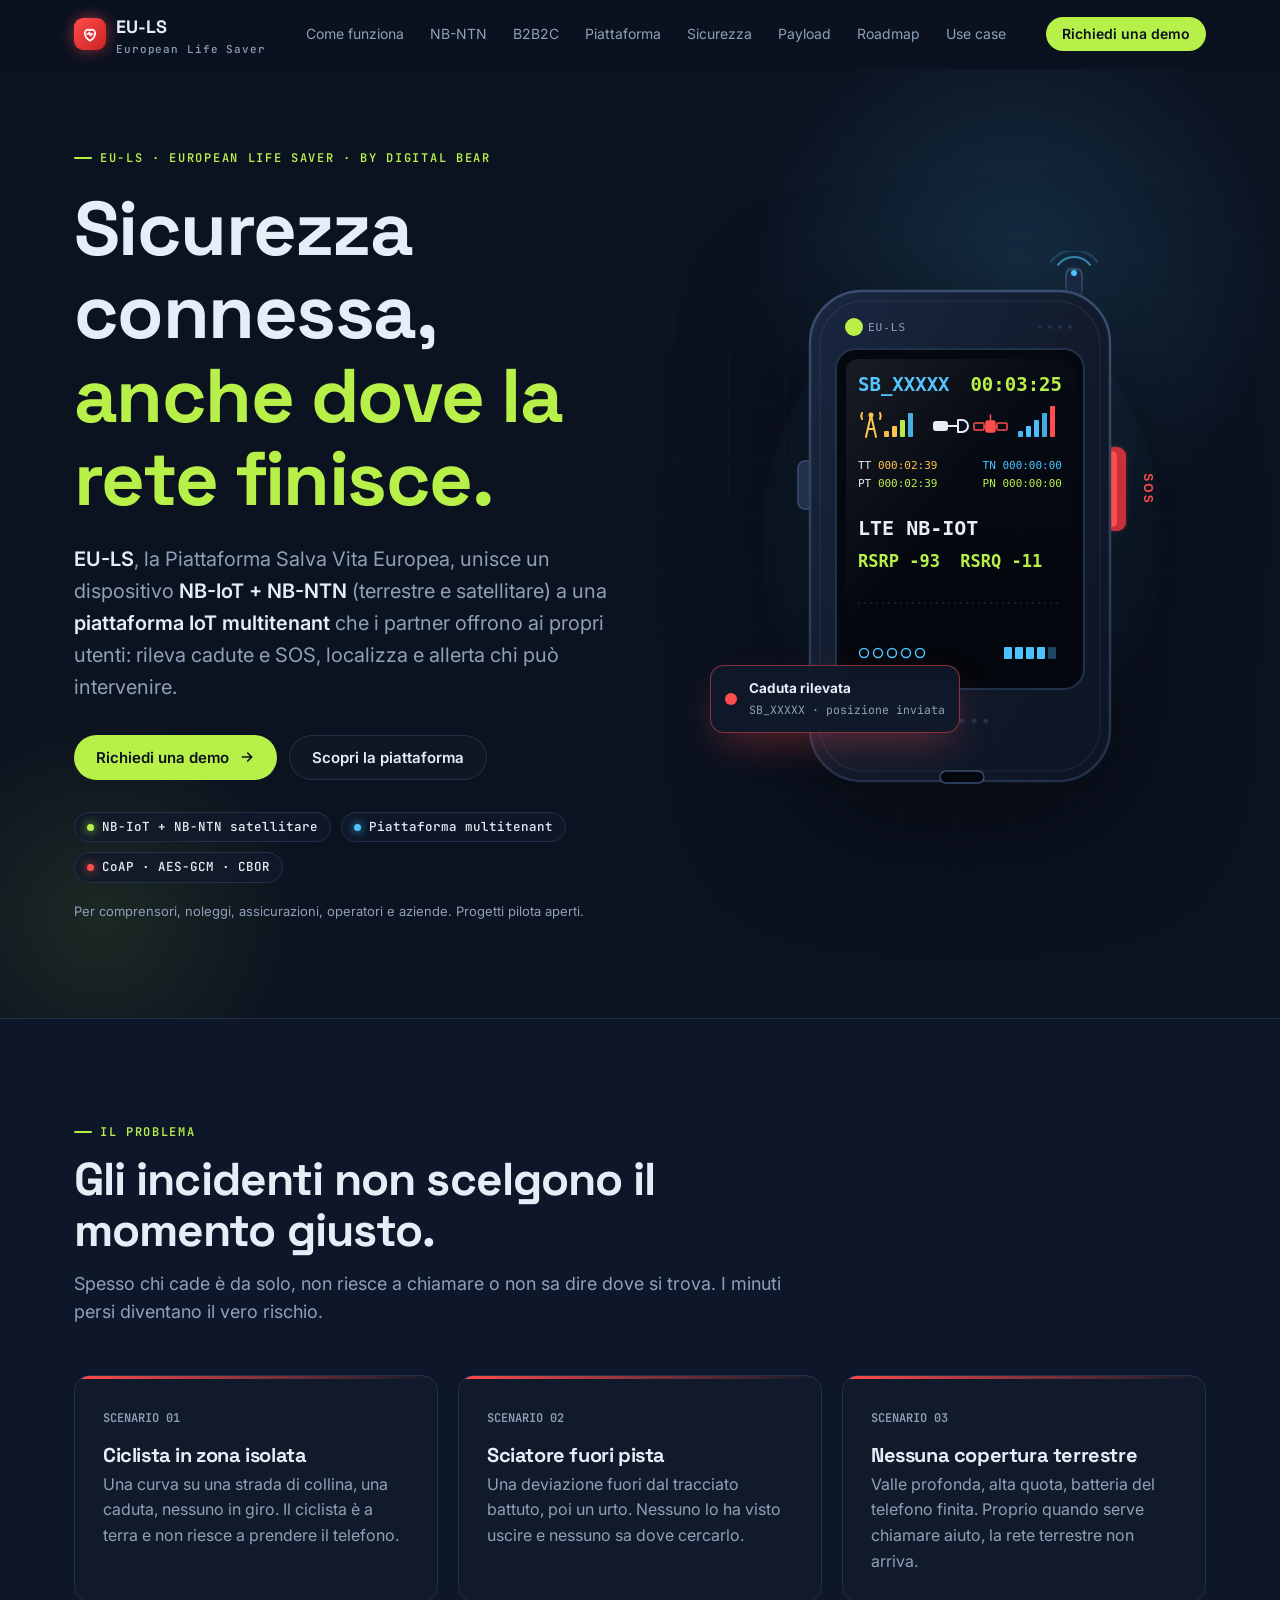
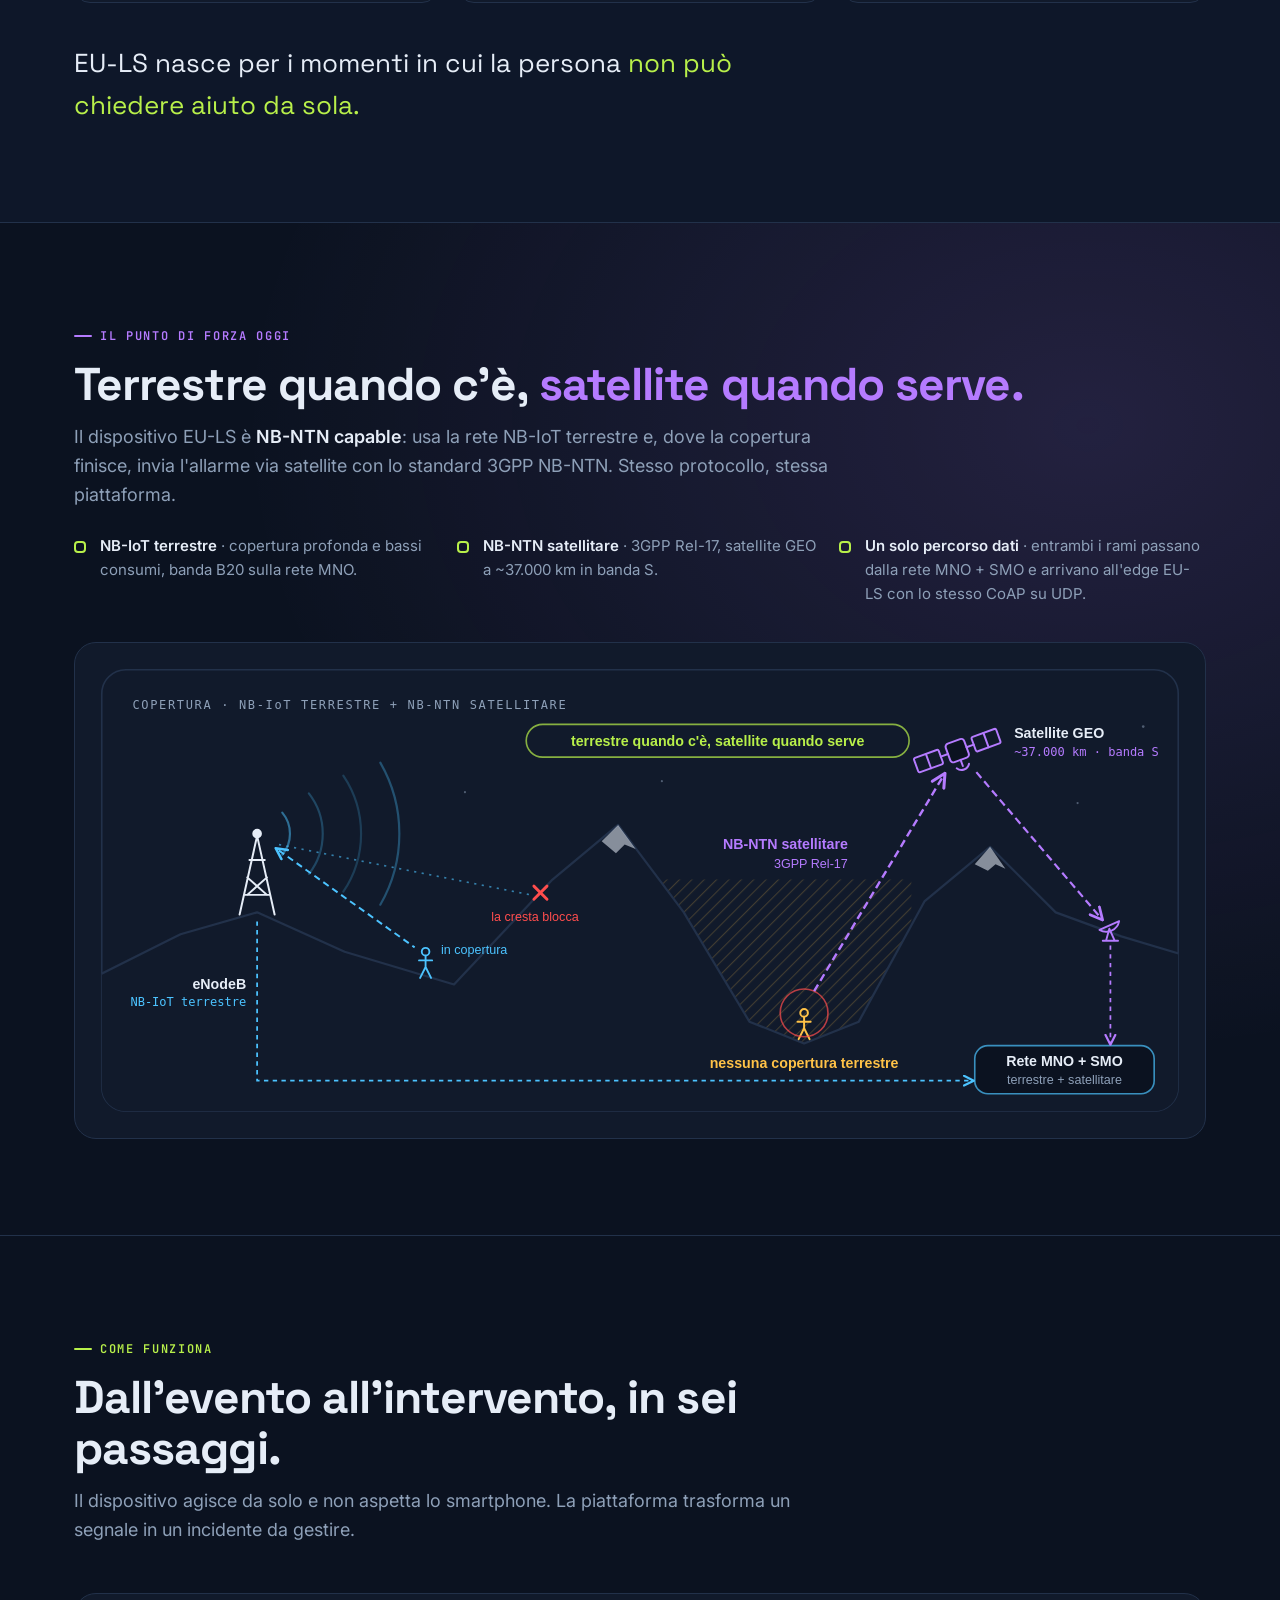
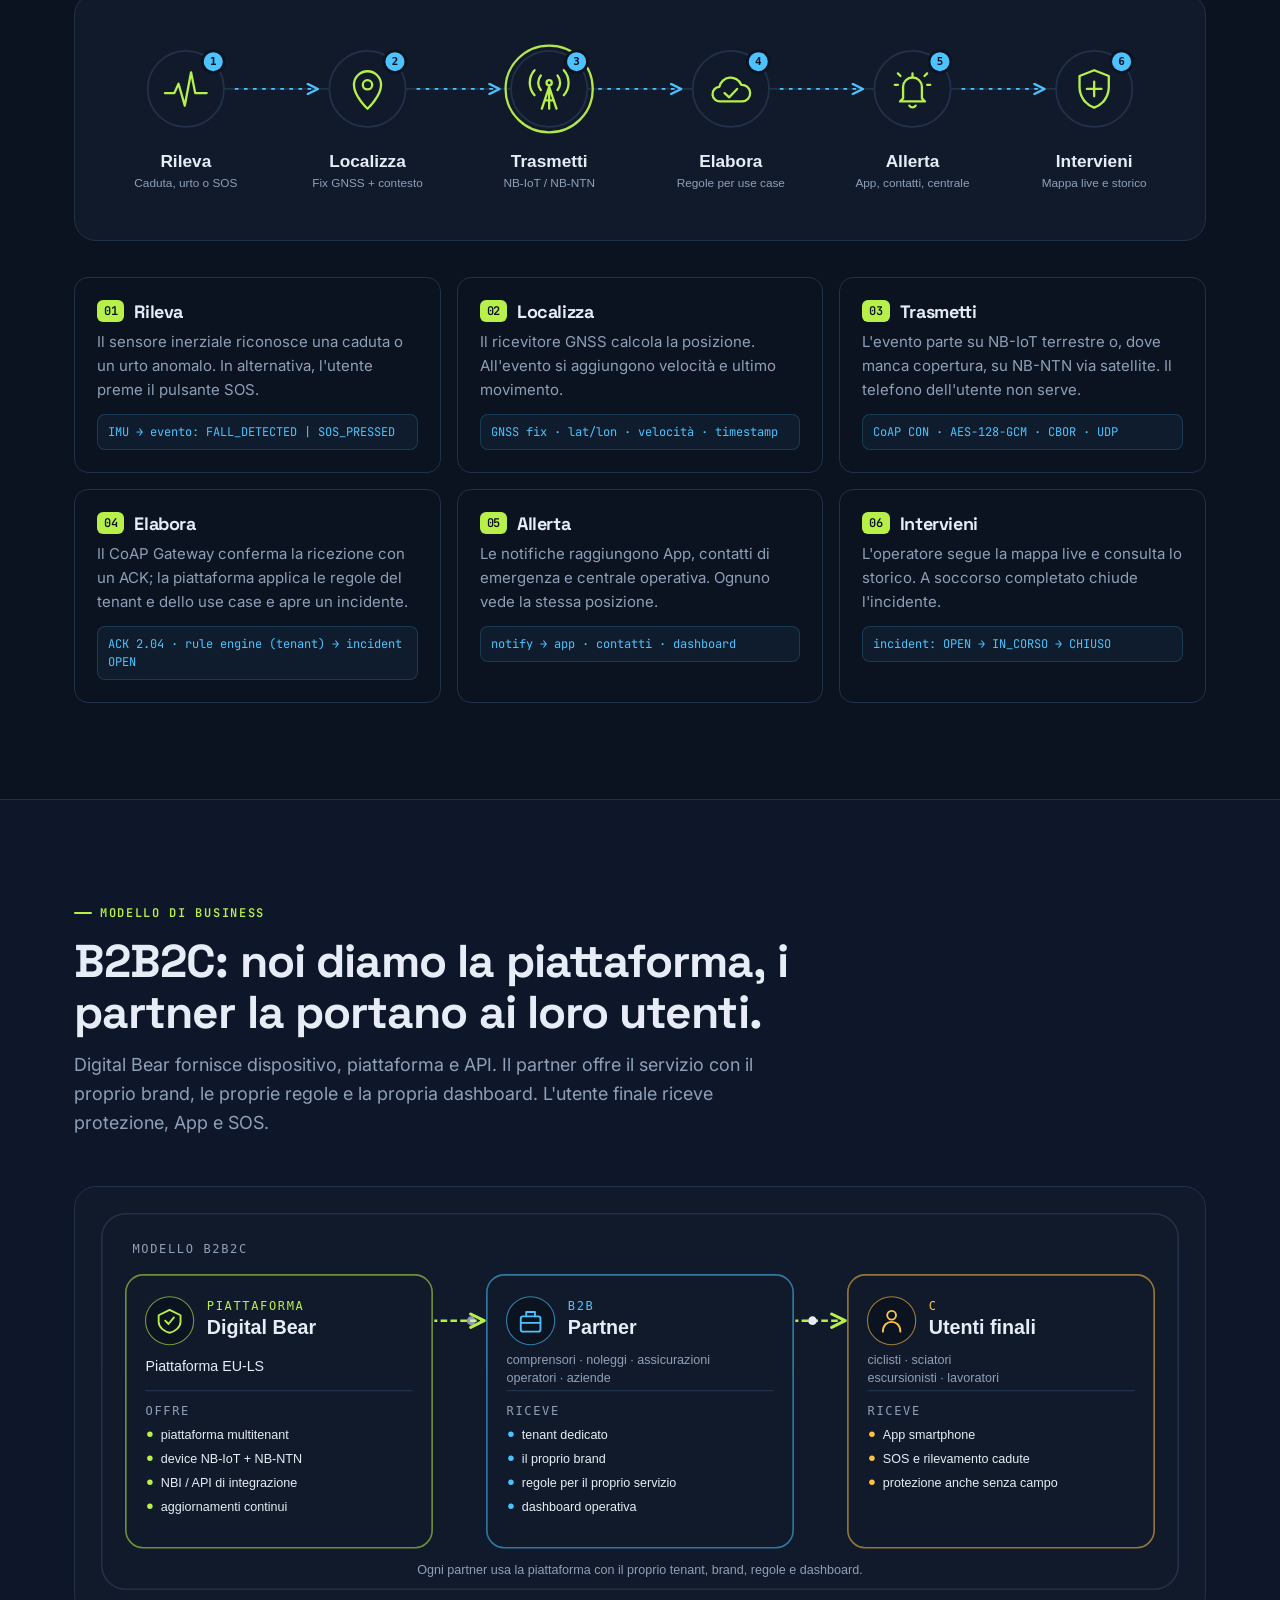
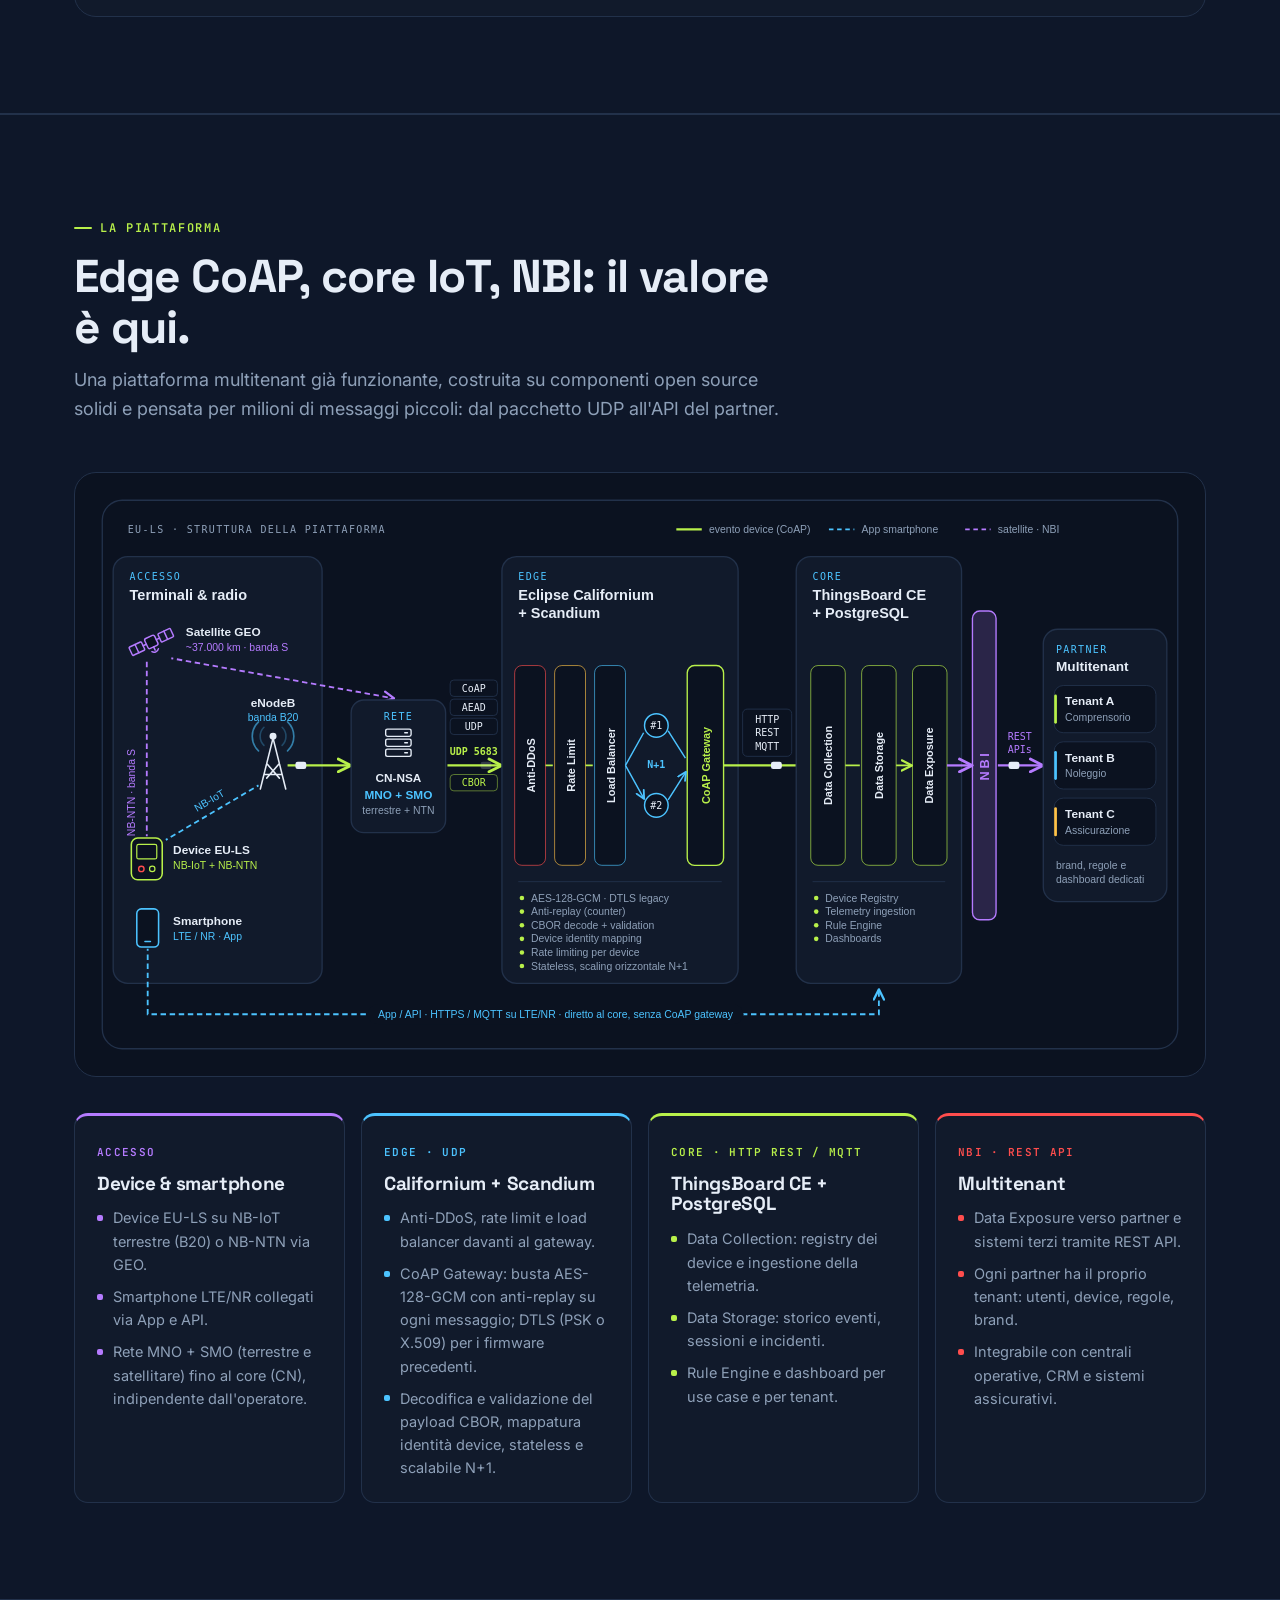
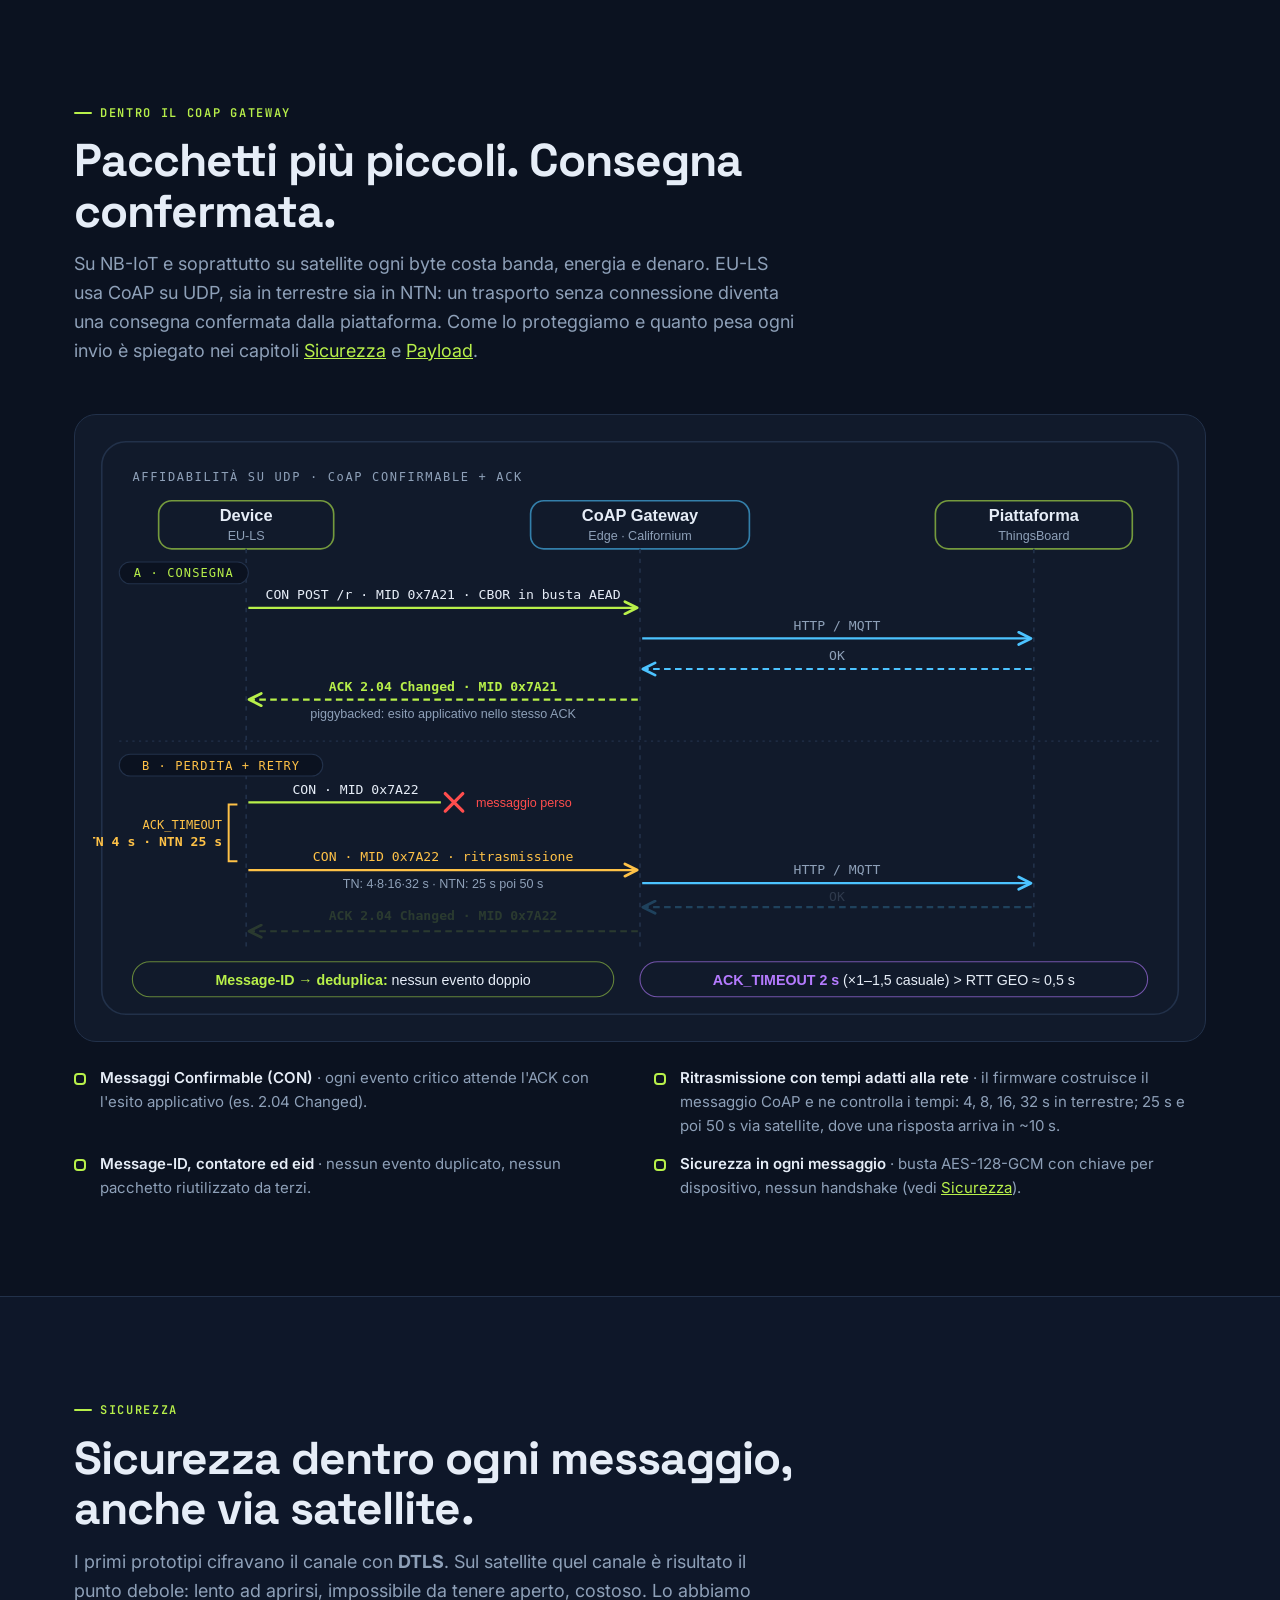
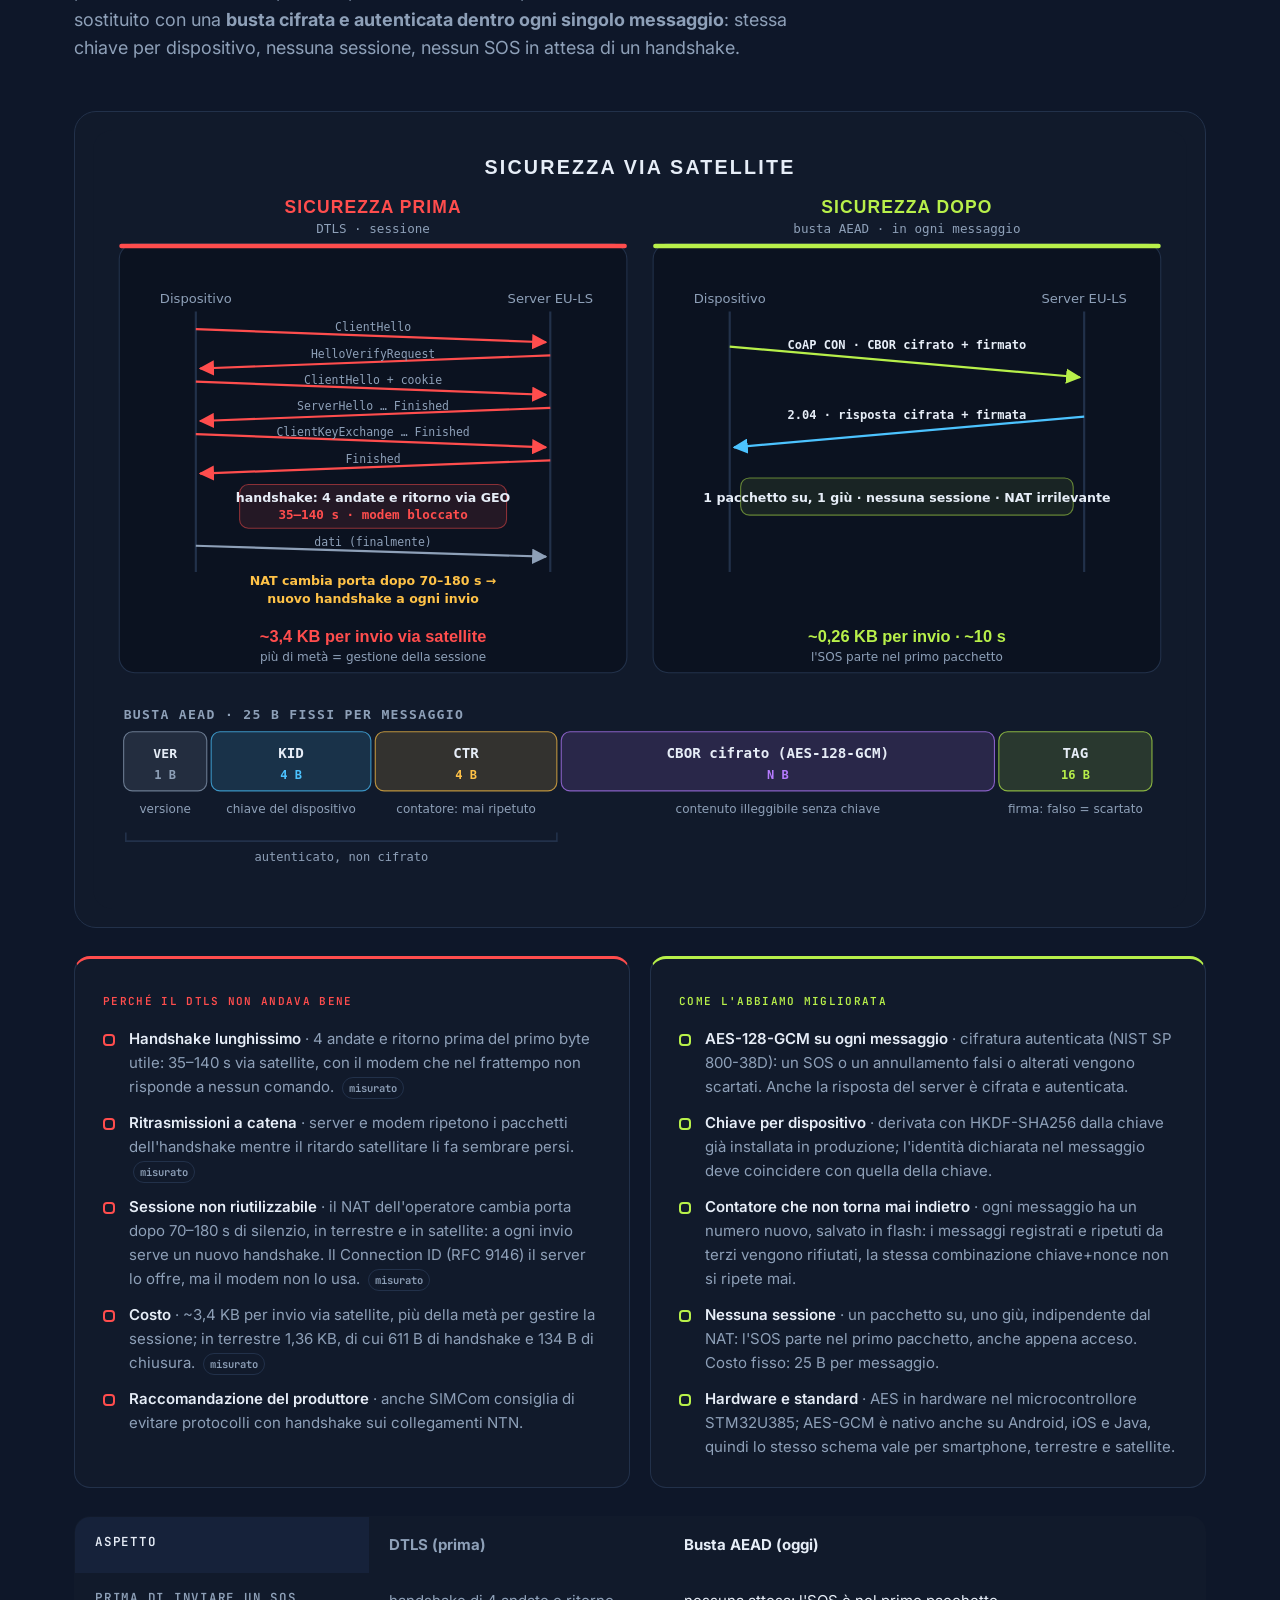
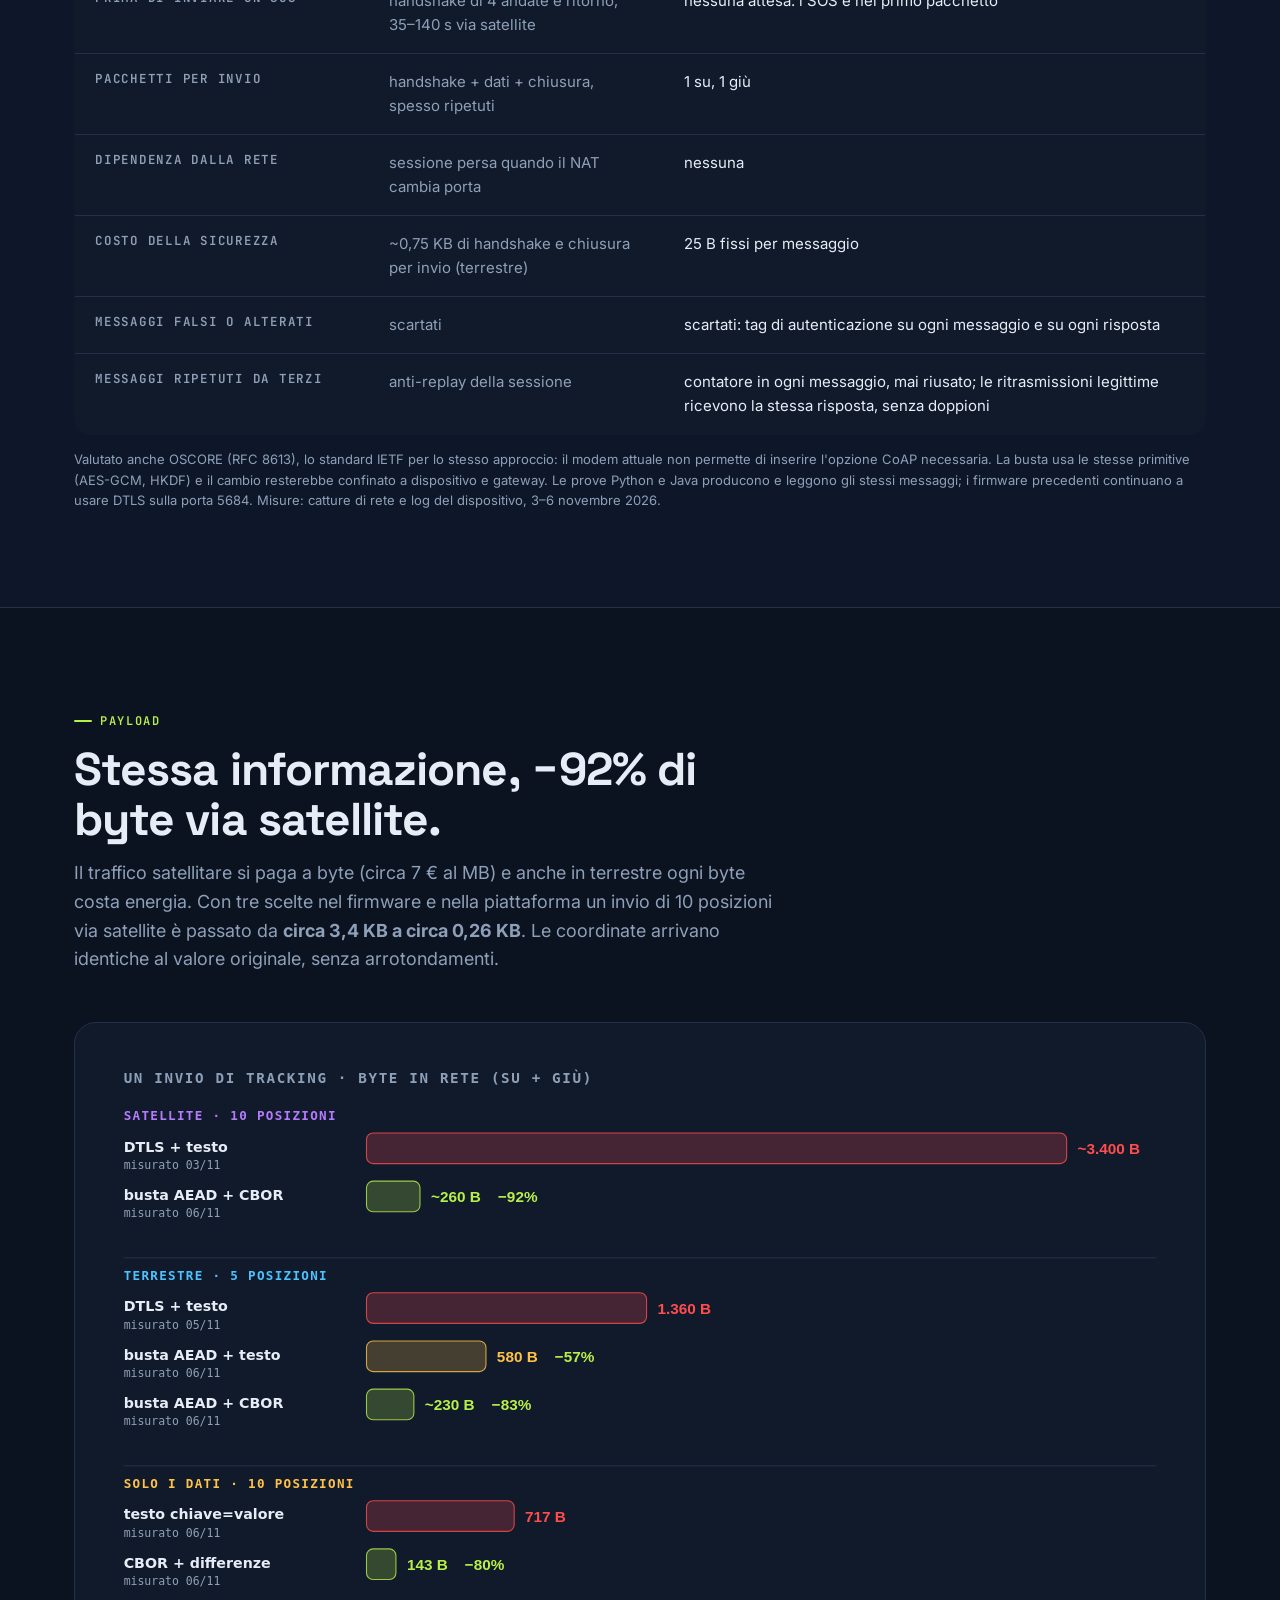
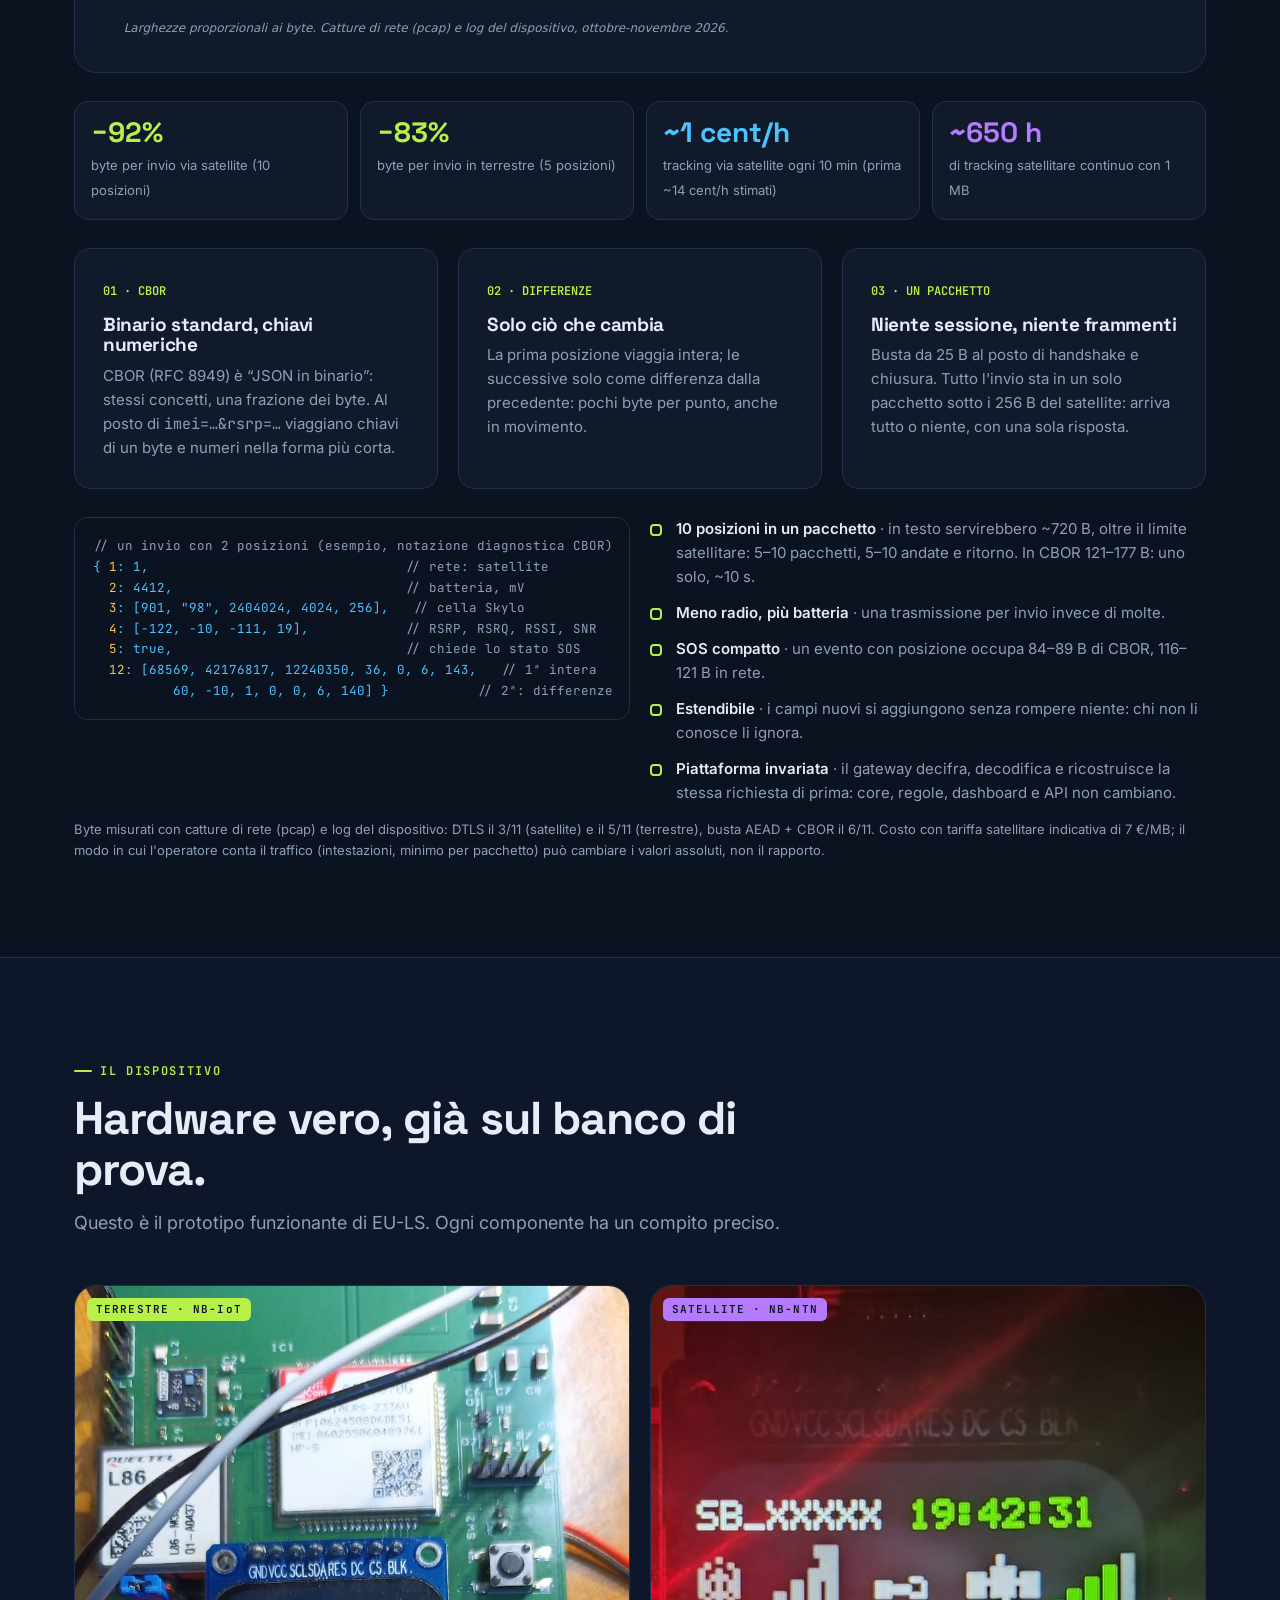
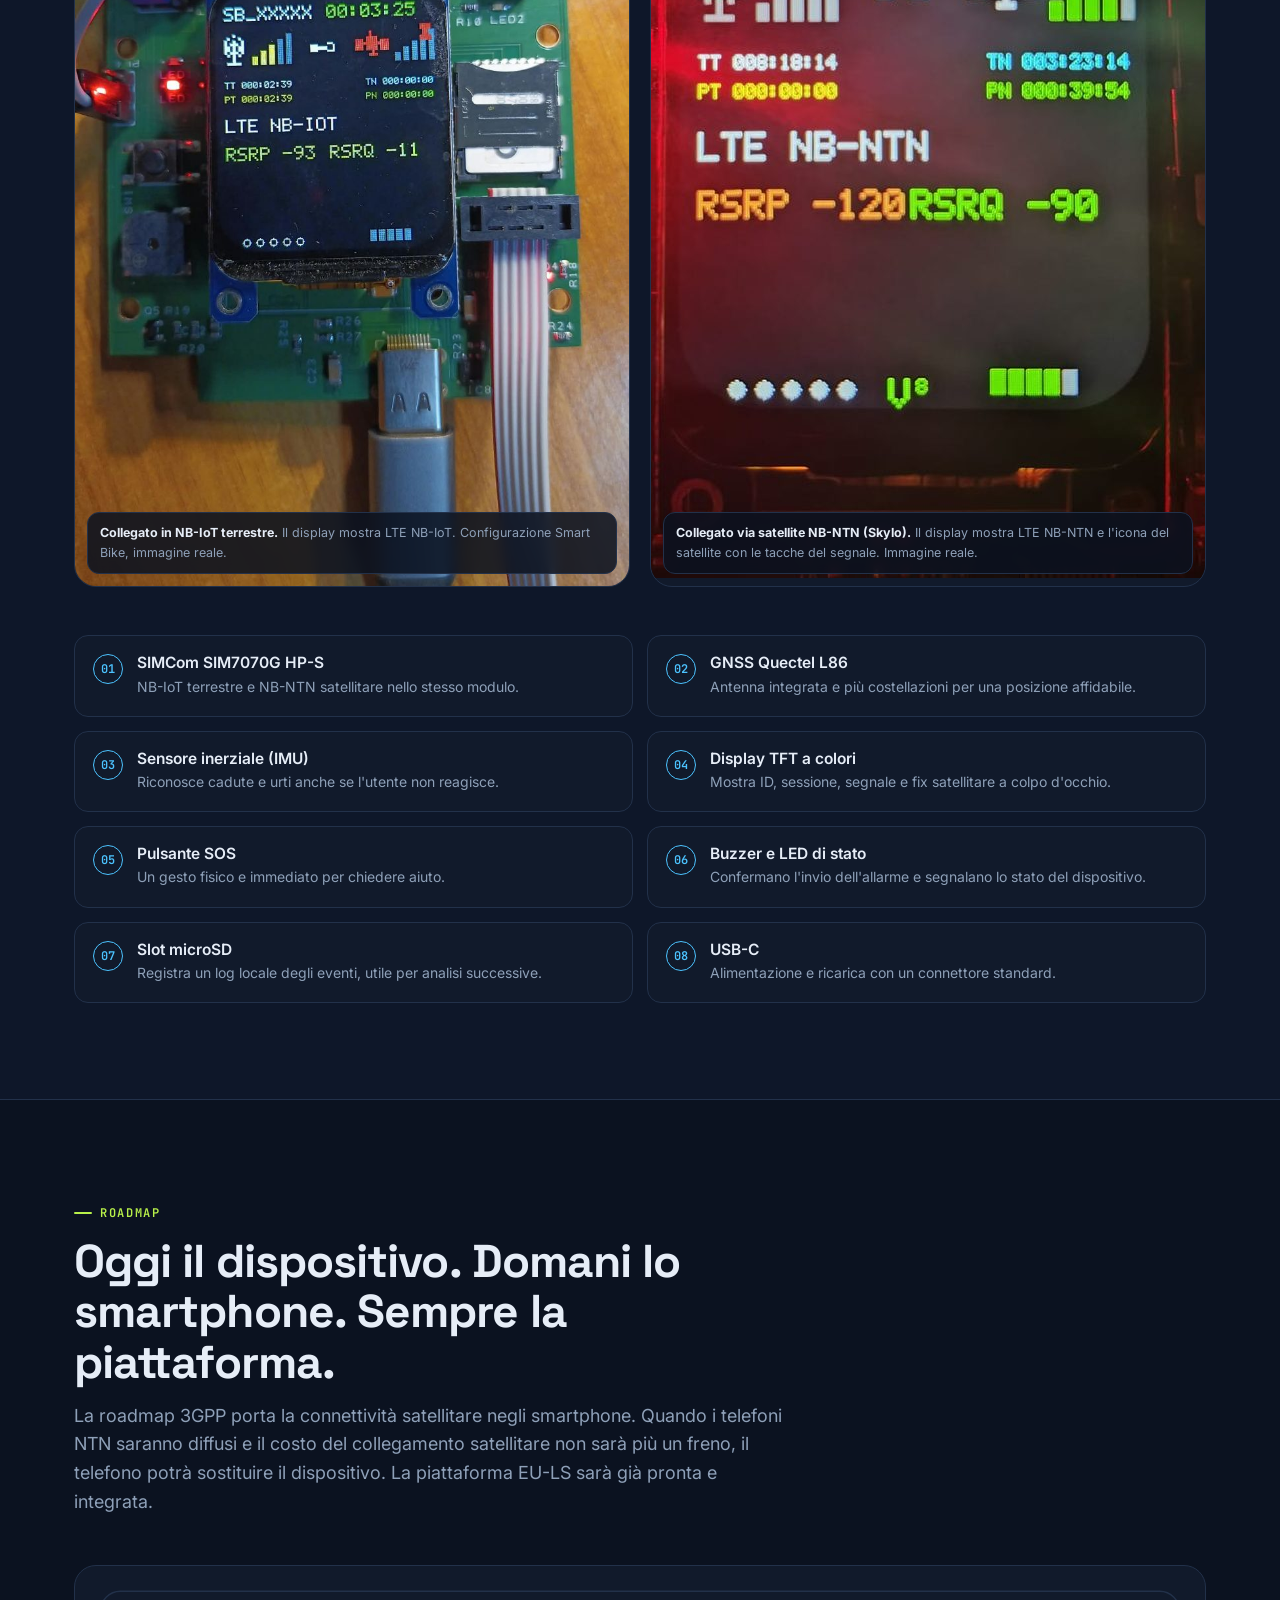
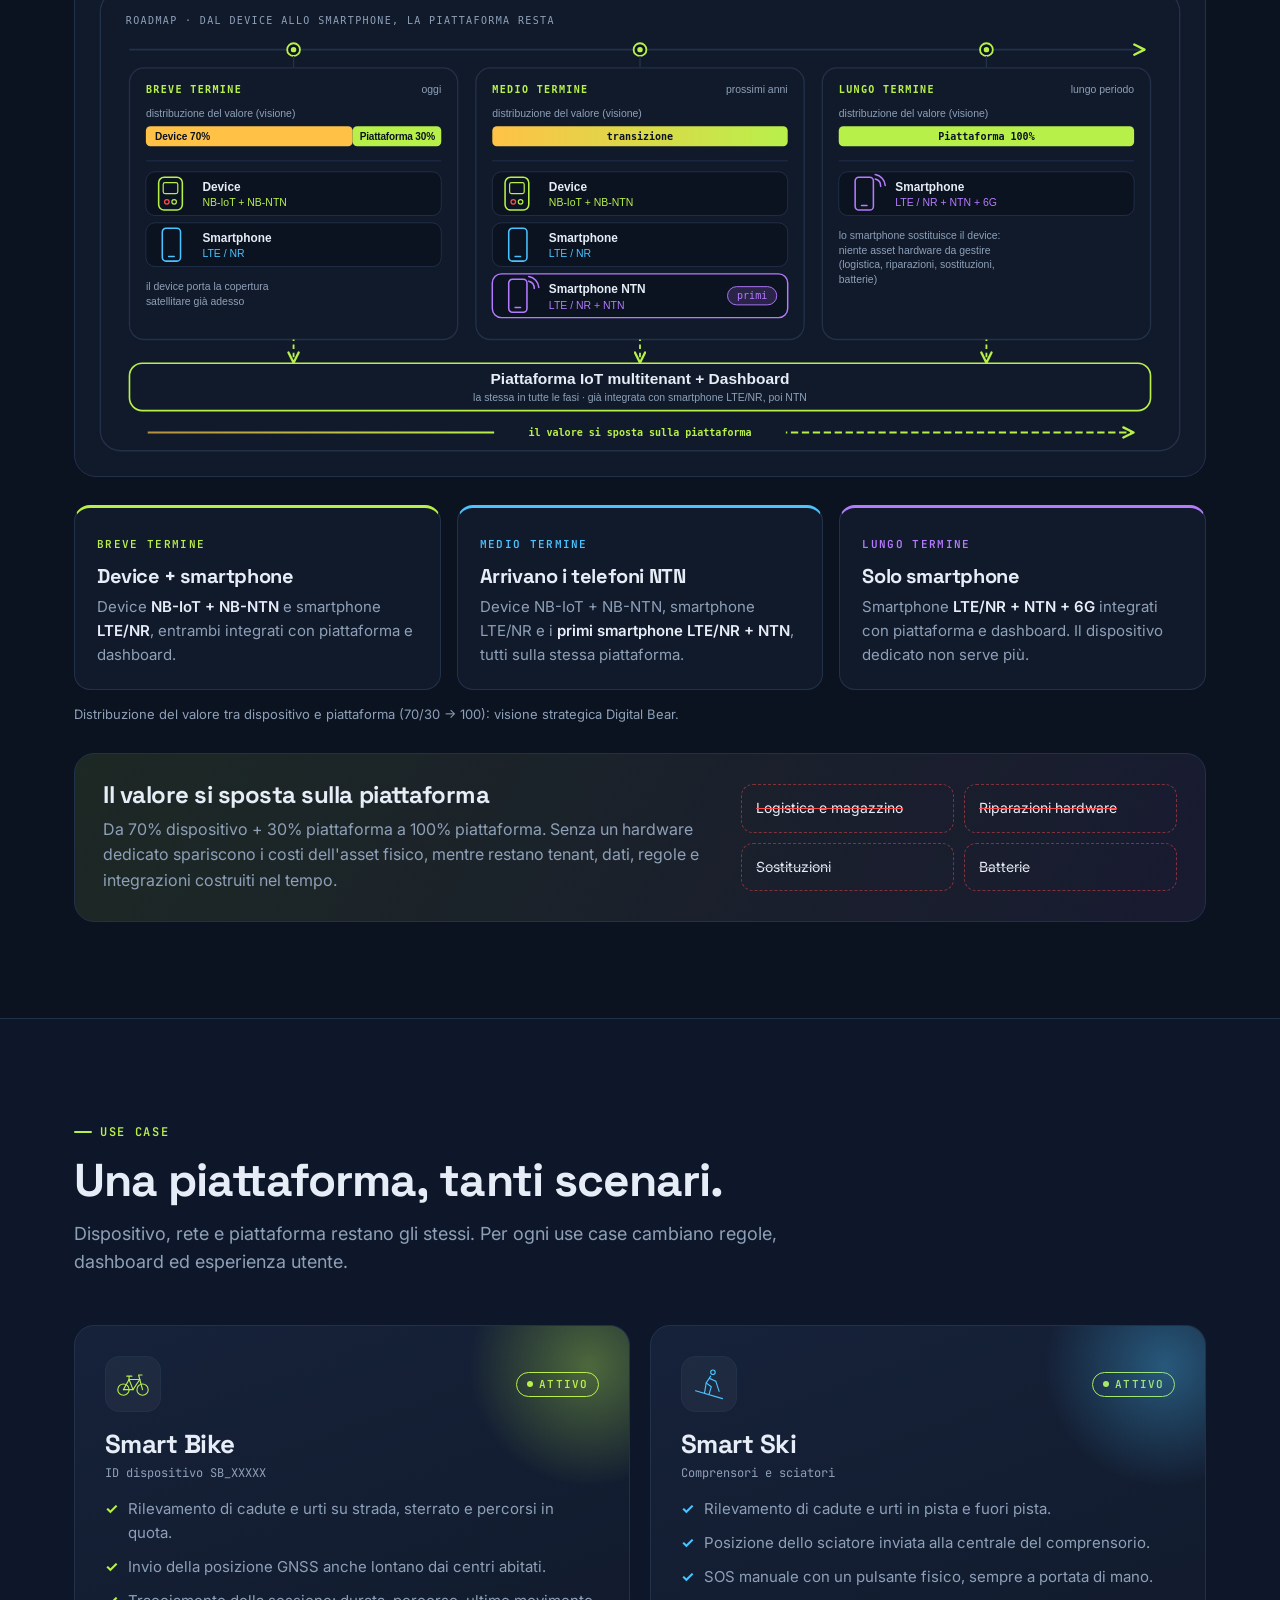
<file: lifesaver/index.html>
<!doctype html>
<html lang="it">
<head>
<meta charset="utf-8">
<meta name="viewport" content="width=device-width, initial-scale=1">
<title>EU-LS European Life Saver</title>
<meta name="description" content="EU-LS · European Life Saver by Digital Bear: piattaforma salva vita europea di sicurezza B2B2C con dispositivo NB-IoT + NB-NTN satellitare e piattaforma IoT multitenant con CoAP Gateway.">
<link rel="preconnect" href="https://fonts.googleapis.com">
<link rel="preconnect" href="https://fonts.gstatic.com" crossorigin>
<link href="https://fonts.googleapis.com/css2?family=Inter:wght@400;500;600&family=JetBrains+Mono:wght@400;600&family=Space+Grotesk:wght@500;600;700&display=swap" rel="stylesheet">
<style>
:root{
  --bg:#0B1220; --bg2:#0E1729; --surface:#111A2B; --surface2:#16223A;
  --line:#22314A; --text:#E6EDF7; --muted:#8EA0B8;
  --lime:#B8F04A; --sky:#4CC3FF; --violet:#B57BFF; --red:#FF4D4D; --amber:#FFC247;
  --r:16px; --max:1180px;
  --f-head:'Space Grotesk',Inter,system-ui,sans-serif;
  --f-body:Inter,system-ui,-apple-system,'Segoe UI',sans-serif;
  --f-mono:'JetBrains Mono',ui-monospace,Menlo,monospace;
}
*,*::before,*::after{box-sizing:border-box}
html{scroll-behavior:smooth;-webkit-text-size-adjust:100%}
body{margin:0;background:var(--bg);color:var(--text);font:16px/1.6 var(--f-body);-webkit-font-smoothing:antialiased;overflow-x:hidden}
img{max-width:100%;display:block}
a{color:inherit}
h1,h2,h3{font-family:var(--f-head);line-height:1.1;margin:0;letter-spacing:-.02em}
p{margin:0}
.wrap{max-width:var(--max);margin:0 auto;padding:0 24px}
@media (max-width:640px){.wrap{padding:0 16px}}
section{padding:96px 0;position:relative}
@media (max-width:640px){section{padding:64px 0}}
.eyebrow{display:inline-flex;align-items:center;gap:8px;font:600 12px/1 var(--f-mono);letter-spacing:.14em;text-transform:uppercase;color:var(--lime)}
.eyebrow::before{content:"";width:18px;height:2px;background:currentColor;border-radius:2px}
.sec-head{max-width:720px;margin-bottom:48px}
.sec-head h2{font-size:clamp(30px,4.2vw,46px);margin:14px 0 14px}
.sec-head p{color:var(--muted);font-size:18px}
.mono{font-family:var(--f-mono)}
.tbc{color:var(--amber);font-family:var(--f-mono);font-size:.85em;white-space:nowrap}

/* buttons */
.btn{display:inline-flex;align-items:center;gap:10px;padding:14px 22px;border-radius:999px;font:600 15px/1 var(--f-body);text-decoration:none;transition:transform .15s ease,box-shadow .2s ease,background .2s}
.btn:hover{transform:translateY(-1px)}
.btn-primary{background:var(--lime);color:#0B1220;box-shadow:0 0 0 0 rgba(184,240,74,.5)}
.btn-primary:hover{box-shadow:0 8px 30px -6px rgba(184,240,74,.55)}
.btn-ghost{border:1px solid var(--line);color:var(--text);background:rgba(255,255,255,.02)}
.btn-ghost:hover{border-color:var(--sky);color:var(--sky)}

/* nav */
.nav{position:sticky;top:0;z-index:50;background:rgba(11,18,32,.78);backdrop-filter:blur(12px);-webkit-backdrop-filter:blur(12px);border-bottom:1px solid transparent;transition:border-color .2s}
.nav.scrolled{border-bottom-color:var(--line)}
.nav .wrap{display:flex;align-items:center;justify-content:space-between;height:68px;gap:16px}
.brand{display:flex;align-items:center;gap:10px;text-decoration:none;font-family:var(--f-head);font-weight:700;font-size:18px}
.brand-mark{width:32px;height:32px;border-radius:9px;background:linear-gradient(135deg,var(--red),#c22);display:grid;place-items:center;box-shadow:0 0 18px -4px var(--red)}
.brand small{display:block;font:500 11px/1 var(--f-mono);color:var(--muted);letter-spacing:.08em;margin-top:3px}
.nav-links{display:flex;gap:26px;font-size:14px;color:var(--muted)}
.nav-links a{text-decoration:none}.nav-links a:hover{color:var(--text)}
@media (max-width:900px){.nav-links{display:none}}
.nav .btn{padding:10px 16px;font-size:14px}

/* hero */
.hero{padding:72px 0 96px;overflow:hidden}
.hero::before{content:"";position:absolute;inset:-20% -10% auto auto;width:780px;height:780px;background:radial-gradient(closest-side,rgba(76,195,255,.16),transparent 70%);pointer-events:none}
.hero::after{content:"";position:absolute;left:-200px;bottom:-200px;width:600px;height:600px;background:radial-gradient(closest-side,rgba(184,240,74,.10),transparent 70%);pointer-events:none}
.grid-bg{position:absolute;inset:0;background-image:linear-gradient(var(--line) 1px,transparent 1px),linear-gradient(90deg,var(--line) 1px,transparent 1px);background-size:56px 56px;opacity:.22;mask-image:radial-gradient(ellipse at 70% 40%,#000 0%,transparent 65%);-webkit-mask-image:radial-gradient(ellipse at 70% 40%,#000 0%,transparent 65%);pointer-events:none}
.hero .wrap{display:grid;grid-template-columns:1.1fr .9fr;gap:48px;align-items:center;position:relative;z-index:1}
@media (max-width:900px){.hero .wrap{grid-template-columns:1fr}}
.hero h1{font-size:clamp(40px,6.4vw,76px);margin:20px 0 22px}
.hero h1 em{font-style:normal;color:var(--lime)}
.hero .lead{font-size:clamp(17px,1.6vw,20px);color:var(--muted);max-width:560px}
.cta-row{display:flex;flex-wrap:wrap;gap:12px;margin-top:32px}
.chips{display:flex;flex-wrap:wrap;gap:10px;margin-top:32px}
.chip{display:inline-flex;align-items:center;gap:8px;padding:8px 12px;border:1px solid var(--line);border-radius:999px;font:500 12.5px/1 var(--f-mono);color:var(--text);background:rgba(17,26,43,.7)}
.chip i{width:7px;height:7px;border-radius:50%;background:var(--lime);box-shadow:0 0 10px var(--lime)}
.chip:nth-child(2) i{background:var(--sky);box-shadow:0 0 10px var(--sky)}
.chip:nth-child(3) i{background:var(--red);box-shadow:0 0 10px var(--red)}
.micro{margin-top:18px;font-size:13px;color:var(--muted)}
.hero-visual{position:relative;display:flex;justify-content:center}
.hero-visual img{width:min(420px,100%);filter:drop-shadow(0 30px 60px rgba(0,0,0,.55));animation:float 6s ease-in-out infinite}
@keyframes float{0%,100%{transform:translateY(0)}50%{transform:translateY(-10px)}}
.alert-toast{position:absolute;left:-8px;bottom:14%;background:rgba(17,26,43,.92);border:1px solid rgba(255,77,77,.5);border-radius:14px;padding:12px 14px;display:flex;gap:12px;align-items:center;box-shadow:0 16px 40px -10px rgba(255,77,77,.35);font-size:13px;max-width:250px;animation:toast 7s ease-in-out infinite}
.alert-toast b{display:block;font-size:13.5px}
.alert-toast span{color:var(--muted);font-family:var(--f-mono);font-size:11.5px}
.alert-dot{flex:none;width:12px;height:12px;border-radius:50%;background:var(--red);box-shadow:0 0 0 0 rgba(255,77,77,.7);animation:ping 1.6s infinite}
@keyframes ping{0%{box-shadow:0 0 0 0 rgba(255,77,77,.7)}100%{box-shadow:0 0 0 14px rgba(255,77,77,0)}}
@keyframes toast{0%,12%{opacity:0;transform:translateY(10px)}20%,85%{opacity:1;transform:none}100%{opacity:0}}
@media (max-width:900px){.alert-toast{left:0}}
@media (prefers-reduced-motion:reduce){*{animation:none!important;transition:none!important}html{scroll-behavior:auto}}

/* problem */
.problem{background:var(--bg2);border-top:1px solid var(--line);border-bottom:1px solid var(--line)}
.cards3{display:grid;grid-template-columns:repeat(3,1fr);gap:20px}
@media (max-width:900px){.cards3{grid-template-columns:1fr}}
.card{background:var(--surface);border:1px solid var(--line);border-radius:var(--r);padding:28px;position:relative;overflow:hidden}
.scenario .num{font:600 12px/1 var(--f-mono);color:var(--muted)}
.scenario h3{font-size:21px;margin:14px 0 10px}
.scenario p{color:var(--muted)}
.scenario .bar{position:absolute;left:0;top:0;height:3px;width:100%;background:linear-gradient(90deg,var(--red),transparent)}
.closing{margin-top:40px;font-family:var(--f-head);font-size:clamp(20px,2.4vw,26px);max-width:760px}
.closing span{color:var(--lime)}

/* flow */
.flow-figure{background:var(--surface);border:1px solid var(--line);border-radius:22px;padding:28px 20px;margin-bottom:36px}
.flow-figure .h{display:block}.flow-figure .v{display:none;width:100%;height:auto;max-width:360px;margin:0 auto}
.flow-figure img{width:100%;height:auto}
@media (max-width:760px){.flow-figure .h{display:none}.flow-figure .v{display:block}}
.steps{display:grid;grid-template-columns:repeat(3,1fr);gap:16px;counter-reset:s}
@media (max-width:900px){.steps{grid-template-columns:repeat(2,1fr)}}
@media (max-width:560px){.steps{grid-template-columns:1fr}}
.step{padding:22px;background:transparent;border:1px solid var(--line);border-radius:14px;transition:border-color .2s,background .2s}
.step:hover{border-color:rgba(184,240,74,.45);background:rgba(184,240,74,.03)}
.step h3{font-size:18px;display:flex;align-items:center;gap:10px;margin-bottom:8px}
.step h3::before{counter-increment:s;content:"0" counter(s);font:600 12px/1 var(--f-mono);color:#0B1220;background:var(--lime);padding:5px 7px;border-radius:6px}
.step p{color:var(--muted);font-size:15px}
.step code{display:block;margin-top:12px;font:12px/1.5 var(--f-mono);color:var(--sky);background:rgba(76,195,255,.06);border:1px solid rgba(76,195,255,.18);padding:8px 10px;border-radius:8px;overflow-wrap:anywhere}

/* architecture */
.arch{background:var(--bg2);border-top:1px solid var(--line);border-bottom:1px solid var(--line)}
.arch-figure{background:var(--bg);border:1px solid var(--line);border-radius:22px;padding:20px;overflow-x:auto;margin-bottom:36px}
.arch-figure img{min-width:760px;width:100%;height:auto}
.scroll-hint{display:none;font:12px var(--f-mono);color:var(--muted);margin:-24px 0 28px}
@media (max-width:800px){.scroll-hint{display:block}}
.layers{display:grid;grid-template-columns:repeat(4,1fr);gap:16px}
@media (max-width:1000px){.layers{grid-template-columns:repeat(2,1fr)}}
@media (max-width:560px){.layers{grid-template-columns:1fr}}
.layer{padding:22px;border-radius:14px;background:var(--surface);border:1px solid var(--line);border-top:3px solid var(--c,var(--lime))}
.layer .lvl{font:600 11px/1 var(--f-mono);letter-spacing:.12em;color:var(--c,var(--lime))}
.layer h3{font-size:19px;margin:10px 0 12px}
.layer ul{margin:0;padding:0;list-style:none;display:grid;gap:9px}
.layer li{font-size:14.5px;color:var(--muted);padding-left:16px;position:relative}
.layer li::before{content:"";position:absolute;left:0;top:.6em;width:6px;height:6px;border-radius:2px;background:var(--c,var(--lime))}

/* device */
.device-grid{display:grid;grid-template-columns:.85fr 1.15fr;gap:48px;align-items:start}
@media (max-width:900px){.device-grid{grid-template-columns:1fr}}
.photo{position:relative;border-radius:22px;overflow:hidden;border:1px solid var(--line);background:var(--surface);max-width:440px;margin:0 auto}
.photo img{width:100%;aspect-ratio:844/900;object-fit:cover;object-position:center 30%}
.photo figcaption{position:absolute;left:12px;right:12px;bottom:12px;background:rgba(11,18,32,.85);backdrop-filter:blur(6px);border:1px solid var(--line);border-radius:12px;padding:10px 12px;font-size:12.5px;color:var(--muted)}
.photo figcaption b{color:var(--text)}
.photo .tag{position:absolute;top:12px;left:12px;font:600 11px/1 var(--f-mono);letter-spacing:.1em;background:var(--lime);color:#0B1220;padding:6px 9px;border-radius:6px}
.callouts{display:grid;grid-template-columns:repeat(2,1fr);gap:14px}
@media (max-width:560px){.callouts{grid-template-columns:1fr}}
.callout{display:flex;gap:14px;padding:18px;border:1px solid var(--line);border-radius:14px;background:var(--surface)}
.callout .n{flex:none;width:30px;height:30px;border-radius:50%;border:1px solid var(--sky);color:var(--sky);display:grid;place-items:center;font:600 12px var(--f-mono)}
.callout h3{font-size:15.5px;margin-bottom:4px;font-family:var(--f-body);font-weight:600;letter-spacing:0}
.callout p{font-size:14px;color:var(--muted)}

/* use cases */
.usecases{background:var(--bg2);border-top:1px solid var(--line);border-bottom:1px solid var(--line)}
.uc-grid{display:grid;grid-template-columns:1fr 1fr;gap:20px}
@media (max-width:900px){.uc-grid{grid-template-columns:1fr}}
.uc{padding:30px;border-radius:20px;background:linear-gradient(160deg,var(--surface2),var(--surface));border:1px solid var(--line);position:relative;overflow:hidden}
.uc::after{content:"";position:absolute;right:-80px;top:-80px;width:240px;height:240px;border-radius:50%;background:radial-gradient(closest-side,var(--glow),transparent);opacity:.35}
.uc-top{display:flex;align-items:center;justify-content:space-between;gap:12px;margin-bottom:18px}
.uc-icon{width:56px;height:56px;border-radius:14px;display:grid;place-items:center;background:rgba(255,255,255,.04);border:1px solid var(--line);color:var(--accent)}
.uc-icon svg{width:36px;height:36px}
.badge{font:600 11px/1 var(--f-mono);letter-spacing:.1em;padding:6px 10px;border-radius:999px;border:1px solid currentColor;color:var(--lime);display:inline-flex;align-items:center;gap:6px}
.badge::before{content:"";width:6px;height:6px;border-radius:50%;background:currentColor;animation:ping2 2s infinite}
@keyframes ping2{50%{opacity:.3}}
.uc h3{font-size:26px;margin-bottom:6px}
.uc .id{font:12px var(--f-mono);color:var(--muted);margin-bottom:16px}
.uc ul{margin:0;padding:0;list-style:none;display:grid;gap:10px}
.uc li{display:flex;gap:10px;color:var(--muted);font-size:15px}
.uc li::before{content:"✓";color:var(--accent);font-weight:700;flex:none}
.uc .note{margin-top:18px;font-size:12.5px;color:var(--amber);border-top:1px dashed var(--line);padding-top:12px}
.next-grid{display:grid;grid-template-columns:repeat(3,1fr);gap:16px;margin-top:20px}
@media (max-width:900px){.next-grid{grid-template-columns:1fr}}
.next{display:flex;gap:14px;align-items:flex-start;padding:20px;border:1px dashed var(--line);border-radius:16px;color:var(--muted)}
.next .uc-icon{width:46px;height:46px;flex:none;color:var(--sky)}.next .uc-icon svg{width:28px;height:28px}
.next h3{font-size:16px;color:var(--text);font-family:var(--f-body);font-weight:600;letter-spacing:0;margin-bottom:4px;display:flex;gap:8px;align-items:center;flex-wrap:wrap}
.next h3 small{font:600 10px/1 var(--f-mono);letter-spacing:.1em;color:var(--sky);border:1px solid rgba(76,195,255,.4);padding:4px 6px;border-radius:999px}
.next p{font-size:14px}
.ask{margin-top:28px;text-align:center;color:var(--muted)}
.ask a{color:var(--lime)}

/* dashboard & app */
.ui-grid{display:grid;grid-template-columns:1.6fr 1fr;gap:28px;align-items:center}
@media (max-width:900px){.ui-grid{grid-template-columns:1fr}}
.ui-shot{border-radius:18px;overflow:hidden;border:1px solid var(--line);background:var(--surface);box-shadow:0 30px 80px -30px rgba(0,0,0,.7)}
.ui-shot.app{max-width:280px;margin:0 auto;border:none;background:none;box-shadow:none}
.ui-shot.app img{filter:drop-shadow(0 24px 48px rgba(0,0,0,.6))}
.feat-cols{display:grid;grid-template-columns:1fr 1fr;gap:20px;margin-top:36px}
@media (max-width:760px){.feat-cols{grid-template-columns:1fr}}
.feat-col h3{font-size:18px;margin-bottom:14px;display:flex;align-items:center;gap:10px}
.feat-col h3 i{width:10px;height:10px;border-radius:3px;background:var(--c)}
.feat{padding:14px 0;border-top:1px solid var(--line)}
.feat b{display:block;font-weight:600;margin-bottom:2px}
.feat span{color:var(--muted);font-size:14.5px}
.disclaimer{margin-top:16px;font-size:12.5px;color:var(--muted);font-style:italic}

/* specs */
.specs{background:var(--bg2);border-top:1px solid var(--line);border-bottom:1px solid var(--line)}
.spec-table{width:100%;border-collapse:collapse;background:var(--surface);border:1px solid var(--line);border-radius:var(--r);overflow:hidden}
.spec-table th,.spec-table td{text-align:left;padding:16px 20px;border-bottom:1px solid var(--line);vertical-align:top}
.spec-table tr:last-child th,.spec-table tr:last-child td{border-bottom:none}
.spec-table th{width:30%;font:600 12.5px/1.5 var(--f-mono);letter-spacing:.06em;text-transform:uppercase;color:var(--muted);font-weight:600}
.spec-table td{font-size:15px}
@media (max-width:560px){.spec-table th,.spec-table td{display:block;width:100%;padding:12px 16px}.spec-table th{border-bottom:none;padding-bottom:0}}
.spec-note{margin-top:14px;font-size:13px;color:var(--muted)}

/* final CTA */
.final{text-align:center}
.final-box{position:relative;border-radius:28px;padding:72px 28px;background:radial-gradient(ellipse at 50% 0%,rgba(184,240,74,.14),transparent 60%),var(--surface);border:1px solid var(--line);overflow:hidden}
.final-box h2{font-size:clamp(30px,4.6vw,52px);margin:16px auto 16px;max-width:760px}
.final-box p{color:var(--muted);max-width:620px;margin:0 auto;font-size:18px}
.final-box .cta-row{justify-content:center}
.final-box .micro a{color:var(--lime)}
.contact-card{margin:28px auto 0;max-width:560px;padding:18px 20px;border:1px solid var(--line,rgba(255,255,255,.12));border-radius:14px;background:rgba(255,255,255,.03);text-align:left;position:relative}
.contact-name{display:flex;flex-wrap:wrap;align-items:baseline;gap:4px 10px;margin-bottom:12px}
.contact-name strong{font-family:"Space Grotesk",sans-serif;font-size:18px}
.contact-name span{font-size:13px;color:var(--muted)}
.contact-list{list-style:none;margin:0;padding:0;display:flex;flex-wrap:wrap;gap:10px 22px}
.contact-list a{display:inline-flex;align-items:center;gap:8px;color:var(--lime);text-decoration:none;font-size:15px;overflow-wrap:anywhere}
.contact-list a:hover{text-decoration:underline}
.contact-list svg{flex:none}
.pulse-ring{position:absolute;left:50%;top:-140px;width:280px;height:280px;margin-left:-140px;border-radius:50%;border:1px solid rgba(184,240,74,.25);animation:ring 4s ease-out infinite}
.pulse-ring:nth-child(2){animation-delay:1.3s}.pulse-ring:nth-child(3){animation-delay:2.6s}
@keyframes ring{0%{transform:scale(.4);opacity:1}100%{transform:scale(2.4);opacity:0}}

/* footer */
footer{border-top:1px solid var(--line);padding:56px 0 32px;color:var(--muted);font-size:14px}
.foot{display:grid;grid-template-columns:1.4fr repeat(4,1fr);gap:28px}
@media (max-width:900px){.foot{grid-template-columns:1fr 1fr}}
.foot h4{font:600 12px/1 var(--f-mono);letter-spacing:.12em;text-transform:uppercase;color:var(--text);margin:0 0 14px}
.foot ul{list-style:none;margin:0;padding:0;display:grid;gap:8px}
.foot a{text-decoration:none}.foot a:hover{color:var(--lime)}
.foot .tagline{margin-top:14px;max-width:280px}
.legal{margin-top:40px;padding-top:20px;border-top:1px solid var(--line);font-size:12.5px;display:flex;flex-wrap:wrap;gap:8px 20px;justify-content:space-between}

/* v2: NTN, B2B2C, CoAP, roadmap */
.ntn{background:radial-gradient(ellipse at 85% 20%,rgba(181,123,255,.14),transparent 55%),var(--bg);border-bottom:1px solid var(--line)}
.split{display:grid;grid-template-columns:1fr;gap:36px}
.split .ticks{display:grid;grid-template-columns:repeat(3,1fr);gap:16px}
@media (max-width:900px){.split .ticks{grid-template-columns:1fr}}
.split .sub{max-width:760px}
@media (max-width:900px){.split{grid-template-columns:1fr}}
.h2{font-size:clamp(30px,4.2vw,46px);margin:14px 0 14px}
.sub{color:var(--muted);font-size:18px}
.sub b,.lead b{color:var(--text);font-weight:600}
.ticks{list-style:none;margin:24px 0 0;padding:0;display:grid;gap:12px}
.ticks li{position:relative;padding-left:26px;color:var(--muted);font-size:15px}
.ticks li b{color:var(--text);font-weight:600}
.ticks li::before{content:"";position:absolute;left:0;top:.45em;width:12px;height:12px;border-radius:4px;border:2px solid var(--lime)}
.fig{margin:0;background:var(--surface);border:1px solid var(--line);border-radius:22px;padding:18px}
.fig img{width:100%;height:auto}
.fig.wide{margin-bottom:28px;overflow-x:auto}
.fig.wide img{min-width:640px}
.b2b{background:var(--bg2);border-top:1px solid var(--line);border-bottom:1px solid var(--line)}
.role{border-top:3px solid var(--c)}
.role .num{font:600 11px/1 var(--f-mono);letter-spacing:.12em;color:var(--c)}
.role h3{font-size:20px;margin:12px 0 8px}.role p{color:var(--muted)}
.device-sec{background:var(--bg2);border-top:1px solid var(--line);border-bottom:1px solid var(--line)}
.coap-grid{display:grid;grid-template-columns:1fr;gap:36px}
.coap-grid>*{min-width:0}.coap-grid .fig{overflow-x:auto}.coap-grid .fig img{min-width:640px}
.coap-grid .ticks{grid-template-columns:1fr 1fr;gap:14px 28px}
@media (max-width:760px){.coap-grid .ticks{grid-template-columns:1fr}}
@media (max-width:1000px){.coap-grid{grid-template-columns:1fr}}
.kpis{display:grid;grid-template-columns:repeat(3,1fr);gap:12px;margin-top:16px}
@media (max-width:560px){.kpis{grid-template-columns:1fr}}
.kpi{background:var(--surface);border:1px solid var(--line);border-radius:14px;padding:16px}
.kpi b{display:block;font:700 28px/1 var(--f-head);color:var(--lime);margin-bottom:6px}
.kpi span{font-size:13px;color:var(--muted)}
.phases{display:grid;grid-template-columns:repeat(3,1fr);gap:16px}
@media (max-width:900px){.phases{grid-template-columns:1fr}}
.phase{padding:22px;border-radius:16px;background:var(--surface);border:1px solid var(--line);border-top:3px solid var(--c)}
.phase .lvl{font:600 11px/1 var(--f-mono);letter-spacing:.12em;color:var(--c)}
.phase h3{font-size:20px;margin:10px 0 8px}
.phase p{color:var(--muted);font-size:15px}.phase p b{color:var(--text);font-weight:600}
.vbar{display:flex;margin-top:18px;height:30px;border-radius:8px;overflow:hidden;font:600 11.5px/30px var(--f-mono);border:1px solid var(--line)}
.vbar span{padding:0 10px;white-space:nowrap;overflow:hidden;text-overflow:ellipsis}
.vbar .d{background:rgba(255,194,71,.18);color:var(--amber)}
.vbar .p{background:rgba(184,240,74,.18);color:var(--lime);text-align:right}
.shift{margin-top:28px;display:grid;grid-template-columns:1.4fr 1fr;gap:28px;align-items:center;padding:28px;border-radius:20px;background:linear-gradient(120deg,rgba(184,240,74,.10),rgba(181,123,255,.08));border:1px solid var(--line)}
@media (max-width:900px){.shift{grid-template-columns:1fr}}
.shift h3{font-size:24px;margin-bottom:8px}.shift p{color:var(--muted)}
.costs{list-style:none;margin:0;padding:0;display:grid;grid-template-columns:1fr 1fr;gap:10px}
.costs li{padding:12px 14px;border-radius:12px;border:1px dashed rgba(255,77,77,.45);color:var(--text);font-size:14px;text-decoration:line-through;text-decoration-color:var(--red)}

.phase2{margin-top:28px;padding:20px 22px;border-radius:16px;border:1px dashed rgba(181,123,255,.55);background:rgba(181,123,255,.06)}
.phase2 .lvl{font:600 11px/1 var(--f-mono);letter-spacing:.12em;color:var(--violet)}
.phase2 p{margin-top:8px;color:var(--muted)}.phase2 b{color:var(--text)}
/* v3: sicurezza e payload */
.sec-alt{background:var(--bg2);border-top:1px solid var(--line);border-bottom:1px solid var(--line)}
.two-col{display:grid;grid-template-columns:1fr 1fr;gap:20px;margin-top:28px}
@media (max-width:900px){.two-col{grid-template-columns:1fr}}
.two-col>*{min-width:0}
.card h3{font-size:20px;margin-bottom:6px}
.card .lvl{font:600 11px/1 var(--f-mono);letter-spacing:.12em;color:var(--c,var(--lime))}
.card.top{border-top:3px solid var(--c,var(--lime))}
.card .ticks{margin-top:14px}
.card.bad .ticks li::before{border-color:var(--red)}
.ev{font:600 10.5px/1 var(--f-mono);color:var(--muted);border:1px solid var(--line);border-radius:999px;padding:3px 6px;margin-left:4px;white-space:nowrap}
.cmp-wrap{overflow-x:auto;margin-top:28px}
.cmp{min-width:640px}
.cmp th{width:26%}
.cmp td.old{color:var(--muted)}
.cmp td.new{color:var(--text)}
.cmp thead th{background:var(--surface2);color:var(--text)}
.cbor{margin:0;background:var(--bg);border:1px solid var(--line);border-radius:14px;padding:18px;font:12.5px/1.65 var(--f-mono);color:var(--sky);overflow-x:auto;white-space:pre}
.cbor .k{color:var(--amber)}.cbor .c{color:var(--muted)}
.why .num{font:600 12px/1 var(--f-mono);color:var(--lime)}
.why h3{font-size:19px;margin:12px 0 8px}.why p{color:var(--muted);font-size:15px}
.nav-links a{white-space:nowrap}
@media (max-width:1180px){.nav-links{gap:16px;font-size:13.5px}}
@media (max-width:1040px){.nav-links{display:none}}
.kpis4{grid-template-columns:repeat(4,1fr)}
@media (max-width:900px){.kpis4{grid-template-columns:repeat(2,1fr)}}
@media (max-width:560px){.kpis4{grid-template-columns:1fr}}
.device-grid.v2{grid-template-columns:1fr}
.photo-pair{display:grid;grid-template-columns:1fr 1fr;gap:20px}
@media (max-width:640px){.photo-pair{grid-template-columns:1fr}}
.photo-pair .photo{max-width:none;margin:0}
.photo .tag.ntn{background:var(--violet)}
/* reveal */
.reveal{opacity:0;transform:translateY(18px);transition:opacity .7s ease,transform .7s ease}
.reveal.in{opacity:1;transform:none}
.no-js .reveal{opacity:1;transform:none}
</style>
</head>
<body class="no-js">

<header class="nav" id="nav">
  <div class="wrap">
    <a class="brand" href="#top" aria-label="EU-LS European Life Saver by Digital Bear">
      <span class="brand-mark" aria-hidden="true">
        <svg width="18" height="18" viewBox="0 0 24 24" fill="none" stroke="#fff" stroke-width="2.2" stroke-linecap="round" stroke-linejoin="round"><path d="M12 21s-7-4.5-7-10.5A4.5 4.5 0 0 1 12 7a4.5 4.5 0 0 1 7 3.5C19 16.5 12 21 12 21z"/><path d="M8 12h2l1.2-2 1.6 4 1.2-2h2"/></svg>
      </span>
      <span>EU-LS<small>European Life Saver</small></span>
    </a>
    <nav class="nav-links" aria-label="Sezioni">
      <a href="#come-funziona">Come funziona</a>
      <a href="#satellite">NB-NTN</a>
      <a href="#b2b2c">B2B2C</a>
      <a href="#architettura">Piattaforma</a>
      <a href="#sicurezza">Sicurezza</a>
      <a href="#payload">Payload</a>
      <a href="#roadmap">Roadmap</a>
      <a href="#use-case">Use case</a>
    </nav>
    <a class="btn btn-primary" href="#contatti">Richiedi una demo</a>
  </div>
</header>

<main id="top">

<!-- 1. HERO -->
<section class="hero">
  <div class="grid-bg" aria-hidden="true"></div>
  <div class="wrap">
    <div>
      <span class="eyebrow">EU-LS · European Life Saver · by Digital Bear</span>
      <h1>Sicurezza connessa, <em>anche dove la rete finisce.</em></h1>
      <p class="lead"><b>EU-LS</b>, la Piattaforma Salva Vita Europea, unisce un dispositivo <b>NB-IoT + NB-NTN</b> (terrestre e satellitare) a una <b>piattaforma IoT multitenant</b> che i partner offrono ai propri utenti: rileva cadute e SOS, localizza e allerta chi può intervenire.</p>
      <div class="cta-row">
        <a class="btn btn-primary" href="#contatti">Richiedi una demo
          <svg width="16" height="16" viewBox="0 0 24 24" fill="none" stroke="currentColor" stroke-width="2.4" stroke-linecap="round"><path d="M5 12h14M13 6l6 6-6 6"/></svg></a>
        <a class="btn btn-ghost" href="#architettura">Scopri la piattaforma</a>
      </div>
      <div class="chips">
        <span class="chip"><i></i>NB-IoT + NB-NTN satellitare</span>
        <span class="chip"><i></i>Piattaforma multitenant</span>
        <span class="chip"><i></i>CoAP · AES-GCM · CBOR</span>
      </div>
      <p class="micro">Per comprensori, noleggi, assicurazioni, operatori e aziende. Progetti pilota aperti.</p>
    </div>
    <div class="hero-visual">
      <img src="assets/svg/device-hero.svg" alt="Illustrazione del dispositivo EU-LS con display: ID SB_XXXXX, segnale LTE NB-IoT RSRP -93 RSRQ -11 e fix satellitare" width="420" height="560">
      <div class="alert-toast" role="img" aria-label="Esempio di notifica: caduta rilevata">
        <span class="alert-dot"></span>
        <div><b>Caduta rilevata</b><span>SB_XXXXX · posizione inviata</span></div>
      </div>
    </div>
  </div>
</section>

<!-- 2. PROBLEMA -->
<section class="problem" id="problema">
  <div class="wrap">
    <div class="sec-head reveal">
      <span class="eyebrow">Il problema</span>
      <h2>Gli incidenti non scelgono il momento giusto.</h2>
      <p>Spesso chi cade è da solo, non riesce a chiamare o non sa dire dove si trova. I minuti persi diventano il vero rischio.</p>
    </div>
    <div class="cards3">
      <article class="card scenario reveal"><span class="bar"></span><span class="num">SCENARIO 01</span>
        <h3>Ciclista in zona isolata</h3>
        <p>Una curva su una strada di collina, una caduta, nessuno in giro. Il ciclista è a terra e non riesce a prendere il telefono.</p></article>
      <article class="card scenario reveal"><span class="bar"></span><span class="num">SCENARIO 02</span>
        <h3>Sciatore fuori pista</h3>
        <p>Una deviazione fuori dal tracciato battuto, poi un urto. Nessuno lo ha visto uscire e nessuno sa dove cercarlo.</p></article>
      <article class="card scenario reveal"><span class="bar"></span><span class="num">SCENARIO 03</span>
        <h3>Nessuna copertura terrestre</h3>
        <p>Valle profonda, alta quota, batteria del telefono finita. Proprio quando serve chiamare aiuto, la rete terrestre non arriva.</p></article>
    </div>
    <p class="closing reveal">EU-LS nasce per i momenti in cui la persona <span>non può chiedere aiuto da sola.</span></p>
  </div>
</section>

<!-- NB-NTN -->
<section class="ntn" id="satellite">
  <div class="wrap">
    <div class="split">
      <div class="reveal">
        <span class="eyebrow" style="color:var(--violet)">Il punto di forza oggi</span>
        <h2 class="h2">Terrestre quando c'è, <span style="color:var(--violet)">satellite quando serve.</span></h2>
        <p class="sub">Il dispositivo EU-LS è <b>NB-NTN capable</b>: usa la rete NB-IoT terrestre e, dove la copertura finisce, invia l'allarme via satellite con lo standard 3GPP NB-NTN. Stesso protocollo, stessa piattaforma.</p>
        <ul class="ticks">
          <li><b>NB-IoT terrestre</b> · copertura profonda e bassi consumi, banda B20 sulla rete MNO.</li>
          <li><b>NB-NTN satellitare</b> · 3GPP Rel-17, satellite GEO a ~37.000 km in banda S.</li>
          <li><b>Un solo percorso dati</b> · entrambi i rami passano dalla rete MNO + SMO e arrivano all'edge EU-LS con lo stesso CoAP su UDP.</li>
        </ul>
      </div>
      <figure class="fig wide reveal" style="margin-bottom:0"><img src="assets/svg/ntn-coverage.svg" alt="Copertura: NB-IoT terrestre dall'antenna eNodeB e NB-NTN via satellite GEO a circa 37.000 km in banda S per le zone senza campo" width="1000" height="420"></figure>
    </div>
  </div>
</section>

<!-- 3. COME FUNZIONA -->
<section id="come-funziona">
  <div class="wrap">
    <div class="sec-head reveal">
      <span class="eyebrow">Come funziona</span>
      <h2>Dall'evento all'intervento, in sei passaggi.</h2>
      <p>Il dispositivo agisce da solo e non aspetta lo smartphone. La piattaforma trasforma un segnale in un incidente da gestire.</p>
    </div>
    <figure class="flow-figure reveal" style="margin:0 0 36px">
      <img class="h" src="assets/svg/flow.svg" alt="Flusso in sei passaggi: Rileva, Localizza, Trasmetti, Elabora, Allerta, Intervieni" width="1200" height="210">
      <img class="v" src="assets/svg/flow-vertical.svg" alt="Flusso in sei passaggi: Rileva, Localizza, Trasmetti, Elabora, Allerta, Intervieni" width="360" height="900">
    </figure>
    <div class="steps">
      <div class="step reveal"><h3>Rileva</h3><p>Il sensore inerziale riconosce una caduta o un urto anomalo. In alternativa, l'utente preme il pulsante SOS.</p><code>IMU → evento: FALL_DETECTED | SOS_PRESSED</code></div>
      <div class="step reveal"><h3>Localizza</h3><p>Il ricevitore GNSS calcola la posizione. All'evento si aggiungono velocità e ultimo movimento.</p><code>GNSS fix · lat/lon · velocità · timestamp</code></div>
      <div class="step reveal"><h3>Trasmetti</h3><p>L'evento parte su NB-IoT terrestre o, dove manca copertura, su NB-NTN via satellite. Il telefono dell'utente non serve.</p><code>CoAP CON · AES-128-GCM · CBOR · UDP</code></div>
      <div class="step reveal"><h3>Elabora</h3><p>Il CoAP Gateway conferma la ricezione con un ACK; la piattaforma applica le regole del tenant e dello use case e apre un incidente.</p><code>ACK 2.04 · rule engine (tenant) → incident OPEN</code></div>
      <div class="step reveal"><h3>Allerta</h3><p>Le notifiche raggiungono App, contatti di emergenza e centrale operativa. Ognuno vede la stessa posizione.</p><code>notify → app · contatti · dashboard</code></div>
      <div class="step reveal"><h3>Intervieni</h3><p>L'operatore segue la mappa live e consulta lo storico. A soccorso completato chiude l'incidente.</p><code>incident: OPEN → IN_CORSO → CHIUSO</code></div>
    </div>
  </div>
</section>


<!-- B2B2C -->
<section class="b2b" id="b2b2c">
  <div class="wrap">
    <div class="sec-head reveal">
      <span class="eyebrow">Modello di business</span>
      <h2>B2B2C: noi diamo la piattaforma, i partner la portano ai loro utenti.</h2>
      <p>Digital Bear fornisce dispositivo, piattaforma e API. Il partner offre il servizio con il proprio brand, le proprie regole e la propria dashboard. L'utente finale riceve protezione, App e SOS.</p>
    </div>
    <figure class="fig wide reveal" style="margin-bottom:0"><img src="assets/svg/b2b2c.svg" alt="Modello B2B2C: Digital Bear fornisce la piattaforma ai partner B2B che offrono il servizio agli utenti finali" width="1000" height="360"></figure>
      </div>
</section>

<!-- 4. PIATTAFORMA -->
<section class="arch" id="architettura">
  <div class="wrap">
    <div class="sec-head reveal">
      <span class="eyebrow">La piattaforma</span>
      <h2>Edge CoAP, core IoT, NBI: il valore è qui.</h2>
      <p>Una piattaforma multitenant già funzionante, costruita su componenti open source solidi e pensata per milioni di messaggi piccoli: dal pacchetto UDP all'API del partner.</p>
    </div>
    <div class="arch-figure reveal">
      <img src="assets/svg/platform.svg?v=20261107" alt="Architettura della piattaforma: accesso terrestre e satellitare, rete MNO + SMO, edge Eclipse Californium e Scandium con anti-DDoS, rate limit, load balancer e CoAP gateway (busta AES-GCM, DTLS per i firmware precedenti), core ThingsBoard CE con PostgreSQL, NBI con REST API verso i tenant" width="1200" height="620">
    </div>
    <p class="scroll-hint">← scorri il diagramma →</p>
    <div class="layers">
      <div class="layer reveal" style="--c:var(--violet)"><span class="lvl">ACCESSO</span><h3>Device &amp; smartphone</h3><ul>
        <li>Device EU-LS su NB-IoT terrestre (B20) o NB-NTN via GEO.</li>
        <li>Smartphone LTE/NR collegati via App e API.</li>
        <li>Rete MNO + SMO (terrestre e satellitare) fino al core (CN), indipendente dall'operatore.</li></ul></div>
      <div class="layer reveal" style="--c:var(--sky)"><span class="lvl">EDGE · UDP</span><h3>Californium + Scandium</h3><ul>
        <li>Anti-DDoS, rate limit e load balancer davanti al gateway.</li>
        <li>CoAP Gateway: busta AES-128-GCM con anti-replay su ogni messaggio; DTLS (PSK o X.509) per i firmware precedenti.</li>
        <li>Decodifica e validazione del payload CBOR, mappatura identità device, stateless e scalabile N+1.</li></ul></div>
      <div class="layer reveal" style="--c:var(--lime)"><span class="lvl">CORE · HTTP REST / MQTT</span><h3>ThingsBoard CE + PostgreSQL</h3><ul>
        <li>Data Collection: registry dei device e ingestione della telemetria.</li>
        <li>Data Storage: storico eventi, sessioni e incidenti.</li>
        <li>Rule Engine e dashboard per use case e per tenant.</li></ul></div>
      <div class="layer reveal" style="--c:var(--red)"><span class="lvl">NBI · REST API</span><h3>Multitenant</h3><ul>
        <li>Data Exposure verso partner e sistemi terzi tramite REST API.</li>
        <li>Ogni partner ha il proprio tenant: utenti, device, regole, brand.</li>
        <li>Integrabile con centrali operative, CRM e sistemi assicurativi.</li></ul></div>
    </div>
  </div>
</section>

<!-- CoAP GATEWAY -->
<section id="coap">
  <div class="wrap">
    <div class="sec-head reveal">
      <span class="eyebrow">Dentro il CoAP Gateway</span>
      <h2>Pacchetti più piccoli. Consegna confermata.</h2>
      <p>Su NB-IoT e soprattutto su satellite ogni byte costa banda, energia e denaro. EU-LS usa CoAP su UDP, sia in terrestre sia in NTN: un trasporto senza connessione diventa una consegna confermata dalla piattaforma. Come lo proteggiamo e quanto pesa ogni invio è spiegato nei capitoli <a href="#sicurezza" style="color:var(--lime)">Sicurezza</a> e <a href="#payload" style="color:var(--lime)">Payload</a>.</p>
    </div>
    <div class="coap-grid">
            <div class="reveal">
        <figure class="fig"><img src="assets/svg/coap-ack.svg?v=20261107" alt="Sequenza CoAP: messaggio Confirmable dal device, inoltro alla piattaforma, ACK 2.04 Changed; in caso di perdita, ritrasmissione con backoff esponenziale e deduplica tramite Message-ID" width="1000" height="540"></figure>
        <ul class="ticks">
          <li><b>Messaggi Confirmable (CON)</b> · ogni evento critico attende l'ACK con l'esito applicativo (es. 2.04 Changed).</li>
          <li><b>Ritrasmissione con tempi adatti alla rete</b> · il firmware costruisce il messaggio CoAP e ne controlla i tempi: 4, 8, 16, 32 s in terrestre; 25 s e poi 50 s via satellite, dove una risposta arriva in ~10 s.</li>
          <li><b>Message-ID, contatore ed eid</b> · nessun evento duplicato, nessun pacchetto riutilizzato da terzi.</li>
          <li><b>Sicurezza in ogni messaggio</b> · busta AES-128-GCM con chiave per dispositivo, nessun handshake (vedi <a href="#sicurezza" style="color:var(--lime)">Sicurezza</a>).</li>
        </ul>
      </div>
    </div>
      </div>
</section>
<!-- SICUREZZA -->
<section class="sec-alt" id="sicurezza">
  <div class="wrap">
    <div class="sec-head reveal">
      <span class="eyebrow">Sicurezza</span>
      <h2>Sicurezza dentro ogni messaggio, anche via satellite.</h2>
      <p>I primi prototipi cifravano il canale con <b>DTLS</b>. Sul satellite quel canale è risultato il punto debole: lento ad aprirsi, impossibile da tenere aperto, costoso. Lo abbiamo sostituito con una <b>busta cifrata e autenticata dentro ogni singolo messaggio</b>: stessa chiave per dispositivo, nessuna sessione, nessun SOS in attesa di un handshake.</p>
    </div>
    <figure class="fig wide reveal"><img src="assets/svg/security-aead.svg?v=20261107" alt="Confronto: con DTLS servono 4 andate e ritorno di handshake via satellite (35-140 secondi, modem bloccato) e la sessione si perde quando il NAT cambia porta dopo 70-180 secondi, circa 3,4 KB per invio; con la busta AEAD un pacchetto su e uno giù, circa 0,26 KB e 10 secondi. Struttura della busta: versione 1 byte, KID 4 byte, contatore 4 byte, CBOR cifrato con AES-128-GCM, tag di 16 byte" width="1000" height="712"></figure>
    <div class="two-col">
      <div class="card top bad reveal" style="--c:var(--red)"><span class="lvl">PERCHÉ IL DTLS NON ANDAVA BENE</span>
        <ul class="ticks">
          <li><b>Handshake lunghissimo</b> · 4 andate e ritorno prima del primo byte utile: 35–140 s via satellite, con il modem che nel frattempo non risponde a nessun comando. <span class="ev">misurato</span></li>
          <li><b>Ritrasmissioni a catena</b> · server e modem ripetono i pacchetti dell'handshake mentre il ritardo satellitare li fa sembrare persi. <span class="ev">misurato</span></li>
          <li><b>Sessione non riutilizzabile</b> · il NAT dell'operatore cambia porta dopo 70–180 s di silenzio, in terrestre e in satellite: a ogni invio serve un nuovo handshake. Il Connection ID (RFC 9146) il server lo offre, ma il modem non lo usa. <span class="ev">misurato</span></li>
          <li><b>Costo</b> · ~3,4 KB per invio via satellite, più della metà per gestire la sessione; in terrestre 1,36 KB, di cui 611 B di handshake e 134 B di chiusura. <span class="ev">misurato</span></li>
          <li><b>Raccomandazione del produttore</b> · anche SIMCom consiglia di evitare protocolli con handshake sui collegamenti NTN.</li>
        </ul>
      </div>
      <div class="card top reveal" style="--c:var(--lime)"><span class="lvl">COME L'ABBIAMO MIGLIORATA</span>
        <ul class="ticks">
          <li><b>AES-128-GCM su ogni messaggio</b> · cifratura autenticata (NIST SP 800-38D): un SOS o un annullamento falsi o alterati vengono scartati. Anche la risposta del server è cifrata e autenticata.</li>
          <li><b>Chiave per dispositivo</b> · derivata con HKDF-SHA256 dalla chiave già installata in produzione; l'identità dichiarata nel messaggio deve coincidere con quella della chiave.</li>
          <li><b>Contatore che non torna mai indietro</b> · ogni messaggio ha un numero nuovo, salvato in flash: i messaggi registrati e ripetuti da terzi vengono rifiutati, la stessa combinazione chiave+nonce non si ripete mai.</li>
          <li><b>Nessuna sessione</b> · un pacchetto su, uno giù, indipendente dal NAT: l'SOS parte nel primo pacchetto, anche appena acceso. Costo fisso: 25 B per messaggio.</li>
          <li><b>Hardware e standard</b> · AES in hardware nel microcontrollore STM32U385; AES-GCM è nativo anche su Android, iOS e Java, quindi lo stesso schema vale per smartphone, terrestre e satellite.</li>
        </ul>
      </div>
    </div>
    <div class="cmp-wrap reveal"><table class="spec-table cmp">
      <thead><tr><th>Aspetto</th><td class="old"><b>DTLS (prima)</b></td><td class="new"><b>Busta AEAD (oggi)</b></td></tr></thead>
      <tbody>
      <tr><th>Prima di inviare un SOS</th><td class="old">handshake di 4 andate e ritorno, 35–140 s via satellite</td><td class="new">nessuna attesa: l'SOS è nel primo pacchetto</td></tr>
      <tr><th>Pacchetti per invio</th><td class="old">handshake + dati + chiusura, spesso ripetuti</td><td class="new">1 su, 1 giù</td></tr>
      <tr><th>Dipendenza dalla rete</th><td class="old">sessione persa quando il NAT cambia porta</td><td class="new">nessuna</td></tr>
      <tr><th>Costo della sicurezza</th><td class="old">~0,75 KB di handshake e chiusura per invio (terrestre)</td><td class="new">25 B fissi per messaggio</td></tr>
      <tr><th>Messaggi falsi o alterati</th><td class="old">scartati</td><td class="new">scartati: tag di autenticazione su ogni messaggio e su ogni risposta</td></tr>
      <tr><th>Messaggi ripetuti da terzi</th><td class="old">anti-replay della sessione</td><td class="new">contatore in ogni messaggio, mai riusato; le ritrasmissioni legittime ricevono la stessa risposta, senza doppioni</td></tr>
      </tbody></table></div>
    <p class="spec-note">Valutato anche OSCORE (RFC 8613), lo standard IETF per lo stesso approccio: il modem attuale non permette di inserire l'opzione CoAP necessaria. La busta usa le stesse primitive (AES-GCM, HKDF) e il cambio resterebbe confinato a dispositivo e gateway. Le prove Python e Java producono e leggono gli stessi messaggi; i firmware precedenti continuano a usare DTLS sulla porta 5684. Misure: catture di rete e log del dispositivo, 3–6 novembre 2026.</p>
  </div>
</section>
<!-- PAYLOAD -->
<section id="payload">
  <div class="wrap">
    <div class="sec-head reveal">
      <span class="eyebrow">Payload</span>
      <h2>Stessa informazione, −92% di byte via satellite.</h2>
      <p>Il traffico satellitare si paga a byte (circa 7 € al MB) e anche in terrestre ogni byte costa energia. Con tre scelte nel firmware e nella piattaforma un invio di 10 posizioni via satellite è passato da <b>circa 3,4 KB a circa 0,26 KB</b>. Le coordinate arrivano identiche al valore originale, senza arrotondamenti.</p>
    </div>
    <figure class="fig wide reveal"><img src="assets/svg/payload-savings.svg?v=20261107" alt="Byte in rete per un invio di tracking: via satellite con 10 posizioni da circa 3.400 byte con DTLS e testo a circa 260 byte con busta AEAD e CBOR, meno 92 per cento; in terrestre con 5 posizioni da 1.360 a 580 byte togliendo il DTLS e a circa 230 byte con il CBOR, meno 83 per cento; solo i dati di 10 posizioni da 717 byte di testo a 143 byte di CBOR, meno 80 per cento" width="1000" height="560"></figure>
    <div class="kpis kpis4 reveal">
      <div class="kpi"><b>−92%</b><span>byte per invio via satellite (10 posizioni)</span></div>
      <div class="kpi"><b>−83%</b><span>byte per invio in terrestre (5 posizioni)</span></div>
      <div class="kpi"><b style="color:var(--sky)">~1 cent/h</b><span>tracking via satellite ogni 10 min (prima ~14 cent/h stimati)</span></div>
      <div class="kpi"><b style="color:var(--violet)">~650 h</b><span>di tracking satellitare continuo con 1 MB</span></div>
    </div>
    <div class="cards3" style="margin-top:28px">
      <div class="card why reveal"><span class="num">01 · CBOR</span><h3>Binario standard, chiavi numeriche</h3><p>CBOR (RFC 8949) è “JSON in binario”: stessi concetti, una frazione dei byte. Al posto di <span class="mono">imei=…&amp;rsrp=…</span> viaggiano chiavi di un byte e numeri nella forma più corta.</p></div>
      <div class="card why reveal"><span class="num">02 · DIFFERENZE</span><h3>Solo ciò che cambia</h3><p>La prima posizione viaggia intera; le successive solo come differenza dalla precedente: pochi byte per punto, anche in movimento.</p></div>
      <div class="card why reveal"><span class="num">03 · UN PACCHETTO</span><h3>Niente sessione, niente frammenti</h3><p>Busta da 25 B al posto di handshake e chiusura. Tutto l'invio sta in un solo pacchetto sotto i 256 B del satellite: arriva tutto o niente, con una sola risposta.</p></div>
    </div>
    <div class="two-col">
      <div class="reveal"><pre class="cbor" aria-label="Esempio di invio in CBOR, notazione diagnostica"><span class="c">// un invio con 2 posizioni (esempio, notazione diagnostica CBOR)</span>
{ <span class="k">1</span>: 1,                                <span class="c">// rete: satellite</span>
  <span class="k">2</span>: 4412,                             <span class="c">// batteria, mV</span>
  <span class="k">3</span>: [901, "98", 2404024, 4024, 256],   <span class="c">// cella Skylo</span>
  <span class="k">4</span>: [-122, -10, -111, 19],            <span class="c">// RSRP, RSRQ, RSSI, SNR</span>
  <span class="k">5</span>: true,                             <span class="c">// chiede lo stato SOS</span>
  <span class="k">12</span>: [68569, 42176817, 12240350, 36, 0, 6, 143,   <span class="c">// 1ª intera</span>
          60, -10, 1, 0, 0, 6, 140] }           <span class="c">// 2ª: differenze</span></pre></div>
      <div class="reveal"><ul class="ticks" style="margin-top:0">
        <li><b>10 posizioni in un pacchetto</b> · in testo servirebbero ~720 B, oltre il limite satellitare: 5–10 pacchetti, 5–10 andate e ritorno. In CBOR 121–177 B: uno solo, ~10 s.</li>
        <li><b>Meno radio, più batteria</b> · una trasmissione per invio invece di molte.</li>
        <li><b>SOS compatto</b> · un evento con posizione occupa 84–89 B di CBOR, 116–121 B in rete.</li>
        <li><b>Estendibile</b> · i campi nuovi si aggiungono senza rompere niente: chi non li conosce li ignora.</li>
        <li><b>Piattaforma invariata</b> · il gateway decifra, decodifica e ricostruisce la stessa richiesta di prima: core, regole, dashboard e API non cambiano.</li>
      </ul></div>
    </div>
    <p class="spec-note">Byte misurati con catture di rete (pcap) e log del dispositivo: DTLS il 3/11 (satellite) e il 5/11 (terrestre), busta AEAD + CBOR il 6/11. Costo con tariffa satellitare indicativa di 7 €/MB; il modo in cui l'operatore conta il traffico (intestazioni, minimo per pacchetto) può cambiare i valori assoluti, non il rapporto.</p>
  </div>
</section>
<!-- 5. DISPOSITIVO -->
<section class="device-sec" id="dispositivo">
  <div class="wrap">
    <div class="sec-head reveal">
      <span class="eyebrow">Il dispositivo</span>
      <h2>Hardware vero, già sul banco di prova.</h2>
      <p>Questo è il prototipo funzionante di EU-LS. Ogni componente ha un compito preciso.</p>
    </div>
    <div class="device-grid v2">
      <div class="photo-pair">
      <figure class="photo reveal">
        <span class="tag">TERRESTRE · NB-IoT</span>
        <img src="assets/device-prototype.jpg" alt="Foto del prototipo EU-LS collegato in NB-IoT terrestre: scheda con modulo SIMCom SIM7070G HP-S, GNSS Quectel L86, display TFT con stato LTE NB-IoT" width="844" height="900">
        <figcaption><b>Collegato in NB-IoT terrestre.</b> Il display mostra LTE NB-IoT. Configurazione Smart Bike, immagine reale.</figcaption>
      </figure>
      <figure class="photo reveal">
        <span class="tag ntn">SATELLITE · NB-NTN</span>
        <img src="assets/device-ntn.jpg" alt="Foto del prototipo EU-LS collegato via satellite: il display mostra LTE NB-NTN, icona del satellite con quattro tacche, RSRP -120 dBm" width="844" height="892">
        <figcaption><b>Collegato via satellite NB-NTN (Skylo).</b> Il display mostra LTE NB-NTN e l'icona del satellite con le tacche del segnale. Immagine reale.</figcaption>
      </figure>
      </div>
      <div class="callouts">
        <div class="callout reveal"><span class="n">01</span><div><h3>SIMCom SIM7070G HP-S</h3><p>NB-IoT terrestre e NB-NTN satellitare nello stesso modulo.</p></div></div>
        <div class="callout reveal"><span class="n">02</span><div><h3>GNSS Quectel L86</h3><p>Antenna integrata e più costellazioni per una posizione affidabile.</p></div></div>
        <div class="callout reveal"><span class="n">03</span><div><h3>Sensore inerziale (IMU)</h3><p>Riconosce cadute e urti anche se l'utente non reagisce.</p></div></div>
        <div class="callout reveal"><span class="n">04</span><div><h3>Display TFT a colori</h3><p>Mostra ID, sessione, segnale e fix satellitare a colpo d'occhio.</p></div></div>
        <div class="callout reveal"><span class="n">05</span><div><h3>Pulsante SOS</h3><p>Un gesto fisico e immediato per chiedere aiuto.</p></div></div>
        <div class="callout reveal"><span class="n">06</span><div><h3>Buzzer e LED di stato</h3><p>Confermano l'invio dell'allarme e segnalano lo stato del dispositivo.</p></div></div>
        <div class="callout reveal"><span class="n">07</span><div><h3>Slot microSD</h3><p>Registra un log locale degli eventi, utile per analisi successive.</p></div></div>
        <div class="callout reveal"><span class="n">08</span><div><h3>USB-C</h3><p>Alimentazione e ricarica con un connettore standard.</p></div></div>
      </div>
    </div>
  </div>
</section>

<!-- ROADMAP -->
<section class="roadmap" id="roadmap">
  <div class="wrap">
    <div class="sec-head reveal">
      <span class="eyebrow">Roadmap</span>
      <h2>Oggi il dispositivo. Domani lo smartphone. Sempre la piattaforma.</h2>
      <p>La roadmap 3GPP porta la connettività satellitare negli smartphone. Quando i telefoni NTN saranno diffusi e il costo del collegamento satellitare non sarà più un freno, il telefono potrà sostituire il dispositivo. La piattaforma EU-LS sarà già pronta e integrata.</p>
    </div>
    <figure class="fig wide reveal"><img src="assets/svg/roadmap.svg" alt="Roadmap in tre fasi: breve termine device NB-IoT e NB-NTN più smartphone LTE/NR; medio termine si aggiungono i primi smartphone NTN; lungo termine smartphone LTE/NR, NTN e 6G. Tutti sulla stessa piattaforma IoT multitenant" width="1200" height="520"></figure>
    <div class="phases">
      <article class="phase reveal" style="--c:var(--lime)">
        <span class="lvl">BREVE TERMINE</span><h3>Device + smartphone</h3>
        <p>Device <b>NB-IoT + NB-NTN</b> e smartphone <b>LTE/NR</b>, entrambi integrati con piattaforma e dashboard.</p>
      </article>
      <article class="phase reveal" style="--c:var(--sky)">
        <span class="lvl">MEDIO TERMINE</span><h3>Arrivano i telefoni NTN</h3>
        <p>Device NB-IoT + NB-NTN, smartphone LTE/NR e i <b>primi smartphone LTE/NR + NTN</b>, tutti sulla stessa piattaforma.</p>
      </article>
      <article class="phase reveal" style="--c:var(--violet)">
        <span class="lvl">LUNGO TERMINE</span><h3>Solo smartphone</h3>
        <p>Smartphone <b>LTE/NR + NTN + 6G</b> integrati con piattaforma e dashboard. Il dispositivo dedicato non serve più.</p>
      </article>
    </div>
    <p class="spec-note">Distribuzione del valore tra dispositivo e piattaforma (70/30 → 100): visione strategica Digital Bear.</p>
    <div class="shift reveal">
      <div>
        <h3>Il valore si sposta sulla piattaforma</h3>
        <p>Da 70% dispositivo + 30% piattaforma a 100% piattaforma. Senza un hardware dedicato spariscono i costi dell'asset fisico, mentre restano tenant, dati, regole e integrazioni costruiti nel tempo.</p>
      </div>
      <ul class="costs">
        <li>Logistica e magazzino</li><li>Riparazioni hardware</li><li>Sostituzioni</li><li>Batterie</li>
      </ul>
    </div>
  </div>
</section>

<!-- 6. USE CASE -->
<section class="usecases" id="use-case">
  <div class="wrap">
    <div class="sec-head reveal">
      <span class="eyebrow">Use case</span>
      <h2>Una piattaforma, tanti scenari.</h2>
      <p>Dispositivo, rete e piattaforma restano gli stessi. Per ogni use case cambiano regole, dashboard ed esperienza utente.</p>
    </div>
    <div class="uc-grid">
      <article class="uc reveal" style="--accent:var(--lime);--glow:var(--lime)">
        <div class="uc-top"><span class="uc-icon"><svg aria-hidden="true" xmlns="http://www.w3.org/2000/svg" viewBox="0 0 64 64" fill="none" stroke="currentColor" stroke-width="2" stroke-linecap="round" stroke-linejoin="round" role="img" aria-labelledby="uc-bike-t">
  <title id="uc-bike-t">Smart Bike</title>
  <circle cx="15" cy="42" r="10"/><circle cx="49" cy="42" r="10"/><path d="M15 42 L25 24 H44 L49 42"/><path d="M25 24 L32 42 L44 24"/><path d="M32 42 H15"/><path d="M21 18 H30 M25 18 L25 24"/><path d="M44 24 L42 16 H48"/>
</svg></span><span class="badge">ATTIVO</span></div>
        <h3>Smart Bike</h3><p class="id">ID dispositivo SB_XXXXX</p>
        <ul>
          <li>Rilevamento di cadute e urti su strada, sterrato e percorsi in quota.</li>
          <li>Invio della posizione GNSS anche lontano dai centri abitati.</li>
          <li>Tracciamento della sessione: durata, percorso, ultimo movimento noto.</li>
          <li>Adatto a ciclisti privati, flotte e-bike e noleggi.</li>
        </ul>
      </article>
      <article class="uc reveal" style="--accent:var(--sky);--glow:var(--sky)">
        <div class="uc-top"><span class="uc-icon"><svg aria-hidden="true" xmlns="http://www.w3.org/2000/svg" viewBox="0 0 64 64" fill="none" stroke="currentColor" stroke-width="2" stroke-linecap="round" stroke-linejoin="round" role="img" aria-labelledby="uc-ski-t">
  <title id="uc-ski-t">Smart Ski</title>
  <circle cx="39" cy="11" r="4"/><path d="M35 18 L27 30 L36 37 L32 50.5"/><path d="M33 22 L44 27"/><path d="M27 30 L24 48.3"/><path d="M44 27 L50 45"/><path d="M8 44 L56 58"/>
</svg></span><span class="badge">ATTIVO</span></div>
        <h3>Smart Ski</h3><p class="id">Comprensori e sciatori</p>
        <ul>
          <li>Rilevamento di cadute e urti in pista e fuori pista.</li>
          <li>Posizione dello sciatore inviata alla centrale del comprensorio.</li>
          <li>SOS manuale con un pulsante fisico, sempre a portata di mano.</li>
          <li>Regole dedicate al contesto neve, gestite dalla piattaforma.</li>
        </ul>
        <p class="note">EU-LS non è un ARTVA e non sostituisce i dispositivi di ricerca in valanga.</p>
      </article>
    </div>
    <div class="next-grid">
      <div class="next reveal"><span class="uc-icon"><svg aria-hidden="true" xmlns="http://www.w3.org/2000/svg" viewBox="0 0 64 64" fill="none" stroke="currentColor" stroke-width="2" stroke-linecap="round" stroke-linejoin="round" role="img" aria-labelledby="uc-worker-t">
  <title id="uc-worker-t">Lavoratori isolati</title>
  <path d="M18 30 A14 14 0 0 1 46 30"/><path d="M13 30 H51"/><path d="M32 16 V23"/><path d="M21 30 C21 41 43 41 43 30"/><path d="M12 58 C12 48 21 44 32 44 C43 44 52 48 52 58"/>
</svg></span><div><h3>Lavoratori isolati <small>IN ARRIVO</small></h3><p>Protezione per chi opera da solo in cantieri, impianti o zone remote.</p></div></div>
      <div class="next reveal"><span class="uc-icon"><svg aria-hidden="true" xmlns="http://www.w3.org/2000/svg" viewBox="0 0 64 64" fill="none" stroke="currentColor" stroke-width="2" stroke-linecap="round" stroke-linejoin="round" role="img" aria-labelledby="uc-hiking-t">
  <title id="uc-hiking-t">Escursionismo</title>
  <path d="M4 54 L23 25 L33 39 L42 28 L60 54 Z"/><circle cx="47" cy="12" r="4"/><path d="M23 25 V14 L31 17.5 L23 21"/>
</svg></span><div><h3>Escursionismo e trekking <small>IN ARRIVO</small></h3><p>Un allarme che parte anche quando il sentiero si fa isolato.</p></div></div>
      <div class="next reveal"><span class="uc-icon"><svg aria-hidden="true" xmlns="http://www.w3.org/2000/svg" viewBox="0 0 64 64" fill="none" stroke="currentColor" stroke-width="2" stroke-linecap="round" stroke-linejoin="round" role="img" aria-labelledby="uc-fleet-t">
  <title id="uc-fleet-t">Flotte</title>
  <path d="M6 42 V18 H38 V42"/><path d="M6 42 H12 M24 42 H42 M54 42 H58"/><path d="M38 26 H50 L58 34 V42"/><path d="M42 30 H49 L52 34 H42 Z"/><circle cx="18" cy="44" r="6"/><circle cx="48" cy="44" r="6"/><path d="M14 26 H28 M14 32 H24"/>
</svg></span><div><h3>Flotte e noleggio <small>IN ARRIVO</small></h3><p>Sicurezza dell'utente e visibilità sui mezzi in un'unica dashboard.</p></div></div>
    </div>
    <p class="ask">Hai un altro scenario? <a href="#contatti">Parliamone.</a></p>
  </div>
</section>

<!-- 7. DASHBOARD & APP -->
<section id="dashboard">
  <div class="wrap">
    <div class="sec-head reveal">
      <span class="eyebrow">Dashboard &amp; App</span>
      <h2>Tutti vedono la stessa situazione, in tempo reale.</h2>
      <p>La centrale operativa ha il quadro completo. L'utente e i suoi contatti sanno cosa sta succedendo.</p>
    </div>
    <div class="ui-grid">
      <div class="ui-shot reveal"><img src="assets/svg/dashboard-mock.svg" alt="Mockup della dashboard: mappa con allarme, indicatori e lista eventi" width="800" height="500"></div>
      <div class="ui-shot app reveal"><img src="assets/svg/app-mock.svg" alt="Mockup dell'App smartphone con pulsante SOS e stato del dispositivo" width="300" height="600"></div>
    </div>
    <div class="feat-cols">
      <div class="feat-col reveal" style="--c:var(--sky)"><h3><i></i>Dashboard · centrale operativa</h3>
        <div class="feat"><b>Mappa live</b><span>Mostra dispositivi e incidenti aperti con la loro posizione aggiornata.</span></div>
        <div class="feat"><b>Gestione incidenti</b><span>Raccoglie stato, priorità e note in un'unica vista, dall'apertura alla chiusura.</span></div>
        <div class="feat"><b>Storico ed eventi</b><span>Permette di ricostruire percorsi, allarmi e interventi passati.</span></div>
        <div class="feat"><b>Stato dei dispositivi</b><span>Segnale cellulare, fix GNSS e ultima comunicazione per ogni device.</span></div>
      </div>
      <div class="feat-col reveal" style="--c:var(--lime)"><h3><i></i>App smartphone</h3>
        <div class="feat"><b>Allarmi in tempo reale</b><span>Una notifica appena la piattaforma apre un incidente.</span></div>
        <div class="feat"><b>Contatti di emergenza</b><span>Scegli chi avvisare e come.</span></div>
        <div class="feat"><b>Sessione e percorso</b><span>Per seguire l'attività in corso e rivedere quelle passate.</span></div>
        <div class="feat"><b>Stato del dispositivo</b><span>Mostra connessione, posizione e controlli a portata di mano.</span></div>
      </div>
    </div>
    <p class="disclaimer">Le schermate sono illustrative; le interfacce reali sono in sviluppo.</p>
  </div>
</section>

<!-- 8. SPECIFICHE -->
<section class="specs" id="specifiche">
  <div class="wrap">
    <div class="sec-head reveal">
      <span class="eyebrow">Specifiche</span>
      <h2>Le specifiche, senza giri di parole.</h2>
      <p>Riepilogo del prototipo attuale. Alcuni valori sono ancora in fase di validazione.</p>
    </div>
    <table class="spec-table reveal">
      <tr><th>Connettività</th><td>NB-IoT terrestre + NB-NTN satellitare (3GPP Rel-17, GEO, banda S) · modulo SIMCom SIM7070G HP-S</td></tr>
      <tr><th>Protocollo</th><td>CoAP su UDP · payload CBOR (RFC 8949) in busta AES-128-GCM · messaggi Confirmable con ACK · ritrasmissione 4/8/16/32 s in terrestre, 25 s e 50 s via satellite · DTLS / UDP 5684 per i firmware precedenti</td></tr>
      <tr><th>GNSS</th><td>Quectel L86 · multi-costellazione · antenna patch integrata</td></tr>
      <tr><th>Sensori</th><td>Sensore inerziale (accelerometro / IMU) per cadute e urti</td></tr>
      <tr><th>Interfaccia</th><td>Display TFT a colori · pulsanti fisici (SOS / funzione)</td></tr>
      <tr><th>Allarmi</th><td>Automatici (caduta/urto) e manuali (SOS) · buzzer e LED di stato</td></tr>
      <tr><th>Storage</th><td>Slot microSD per log locale</td></tr>
      <tr><th>Alimentazione</th><td>USB-C (alimentazione e ricarica) · batteria <span class="tbc">[DA CONFERMARE]</span></td></tr>
      <tr><th>Autonomia</th><td><span class="tbc">[DA CONFERMARE]</span></td></tr>
      <tr><th>Grado di protezione</th><td><span class="tbc">[DA CONFERMARE]</span></td></tr>
      <tr><th>Edge</th><td>Eclipse Californium + Scandium · anti-DDoS · rate limit · load balancer · CoAP Gateway: busta AEAD AES-128-GCM e DTLS (PSK / X.509) per i firmware precedenti</td></tr>
      <tr><th>Core</th><td>ThingsBoard CE + PostgreSQL · rule engine · dashboard · multitenant</td></tr>
      <tr><th>Integrazione</th><td>NBI con REST API · HTTP REST / MQTT · App smartphone LTE/NR</td></tr>
    </table>
    <p class="spec-note">Specifiche riferite al prototipo. Possono cambiare nella versione di produzione.</p>
  </div>
</section>

<!-- 9. CTA FINALE -->
<section class="final" id="contatti">
  <div class="wrap">
    <div class="final-box reveal">
      <span class="pulse-ring" aria-hidden="true"></span><span class="pulse-ring" aria-hidden="true"></span><span class="pulse-ring" aria-hidden="true"></span>
      <span class="eyebrow">Iniziamo</span>
      <h2>Offri EU-LS ai tuoi utenti, con il tuo brand.</h2>
      <p>Gestisci un comprensorio, un noleggio, una compagnia assicurativa, una rete mobile o un'azienda con lavoratori isolati? Attiviamo il tuo tenant e costruiamo insieme un progetto pilota.</p>
      <div class="cta-row">
        <a class="btn btn-primary" href="mailto:a.cingolani.db@outlook.it?subject=Richiesta%20demo%20EU-LS">Richiedi una demo</a>
        <a class="btn btn-ghost" href="mailto:a.cingolani.db@outlook.it?subject=Partnership%20EU-LS">Diventa partner</a>
      </div>
      <div class="contact-card">
        <div class="contact-name"><strong>Alessandro Cingolani</strong><span>Digital Bear · EU-LS</span></div>
        <ul class="contact-list">
          <li><a href="tel:+393357503359"><svg width="16" height="16" viewBox="0 0 24 24" fill="none" stroke="currentColor" stroke-width="2" stroke-linecap="round" stroke-linejoin="round" aria-hidden="true"><path d="M22 16.9v3a2 2 0 0 1-2.2 2 19.8 19.8 0 0 1-8.6-3.1 19.5 19.5 0 0 1-6-6A19.8 19.8 0 0 1 2.1 4.2 2 2 0 0 1 4.1 2h3a2 2 0 0 1 2 1.7c.1.9.4 1.8.7 2.7a2 2 0 0 1-.5 2.1L8 9.8a16 16 0 0 0 6 6l1.3-1.3a2 2 0 0 1 2.1-.4c.9.3 1.8.6 2.7.7a2 2 0 0 1 1.7 2z"/></svg>+39 335 750 3359</a></li>
          <li><a href="mailto:a.cingolani.db@outlook.it"><svg width="16" height="16" viewBox="0 0 24 24" fill="none" stroke="currentColor" stroke-width="2" stroke-linecap="round" stroke-linejoin="round" aria-hidden="true"><rect x="2" y="4" width="20" height="16" rx="2"/><path d="m22 6-10 7L2 6"/></svg>a.cingolani.db@outlook.it</a></li>
          <li><a href="https://www.linkedin.com/in/alessandro-cingolani-580a8a26/" target="_blank" rel="noopener"><svg width="16" height="16" viewBox="0 0 24 24" fill="none" stroke="currentColor" stroke-width="2" stroke-linecap="round" stroke-linejoin="round" aria-hidden="true"><path d="M16 8a6 6 0 0 1 6 6v7h-4v-7a2 2 0 0 0-4 0v7h-4v-7a6 6 0 0 1 6-6z"/><rect x="2" y="9" width="4" height="12"/><circle cx="4" cy="4" r="2"/></svg>LinkedIn</a></li>
        </ul>
      </div>
      <p class="micro">Ti rispondiamo con una proposta concreta.</p>
    </div>
  </div>
</section>

</main>

<!-- 10. FOOTER -->
<footer>
  <div class="wrap">
    <div class="foot">
      <div>
        <a class="brand" href="#top"><span class="brand-mark" aria-hidden="true"><svg width="18" height="18" viewBox="0 0 24 24" fill="none" stroke="#fff" stroke-width="2.2" stroke-linecap="round" stroke-linejoin="round"><path d="M12 21s-7-4.5-7-10.5A4.5 4.5 0 0 1 12 7a4.5 4.5 0 0 1 7 3.5C19 16.5 12 21 12 21z"/><path d="M8 12h2l1.2-2 1.6 4 1.2-2h2"/></svg></span><span>EU-LS<small>European Life Saver</small></span></a>
        <p class="tagline">EU-LS · European Life Saver by Digital Bear: la piattaforma salva vita europea B2B2C, terrestre e satellitare.</p>
      </div>
      <div><h4>Prodotto</h4><ul><li><a href="#come-funziona">Come funziona</a></li><li><a href="#satellite">NB-NTN</a></li><li><a href="#architettura">Piattaforma</a></li><li><a href="#coap">CoAP Gateway</a></li><li><a href="#sicurezza">Sicurezza</a></li><li><a href="#payload">Payload</a></li><li><a href="#roadmap">Roadmap</a></li><li><a href="#specifiche">Specifiche</a></li></ul></div>
      <div><h4>Use case</h4><ul><li><a href="#use-case">Smart Bike</a></li><li><a href="#use-case">Smart Ski</a></li><li><a href="#use-case">Prossimi use case</a></li></ul></div>
      <div><h4>Azienda</h4><ul><li><a href="#top">Digital Bear</a></li><li><a href="#b2b2c">Modello B2B2C</a></li><li><a href="#contatti">Diventa partner</a></li></ul></div>
      <div><h4>Contatti</h4><ul><li>Alessandro Cingolani</li><li><a href="tel:+393357503359">+39 335 750 3359</a></li><li><a href="mailto:a.cingolani.db@outlook.it">a.cingolani.db@outlook.it</a></li><li><a href="https://www.linkedin.com/in/alessandro-cingolani-580a8a26/" target="_blank" rel="noopener">LinkedIn</a></li><li><a href="#contatti">Richiedi una demo</a></li></ul></div>
    </div>
    <div class="legal"><span>© 2026 Digital Bear. Tutti i diritti riservati.</span><span>Privacy <span class="tbc">[DA CONFERMARE]</span> · Cookie <span class="tbc">[DA CONFERMARE]</span></span></div>
  </div>
</footer>

<script>
document.body.classList.remove('no-js');
const nav=document.getElementById('nav');
addEventListener('scroll',()=>nav.classList.toggle('scrolled',scrollY>8),{passive:true});
const io=new IntersectionObserver(es=>es.forEach(e=>{if(e.isIntersecting){e.target.classList.add('in');io.unobserve(e.target)}}),{threshold:.12});
document.querySelectorAll('.reveal').forEach(el=>io.observe(el));
</script>
</body>
</html>
</file>
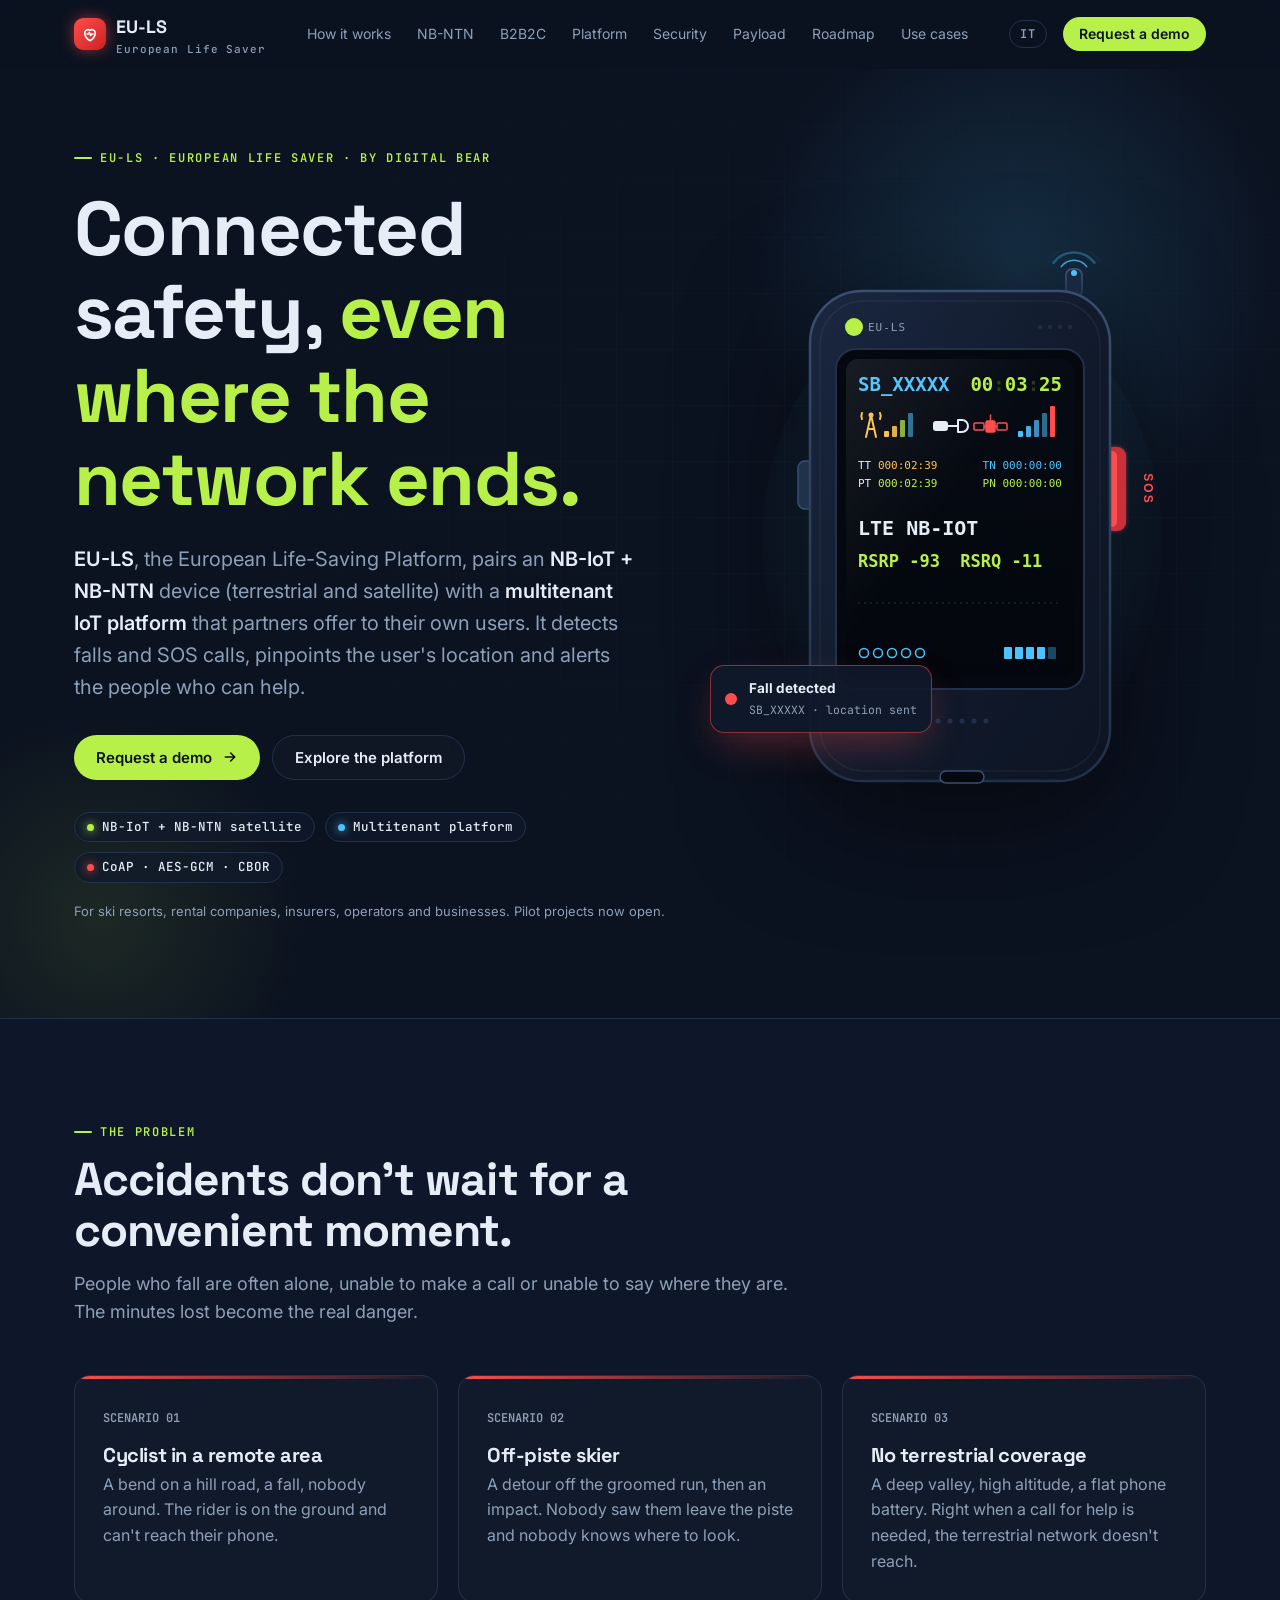
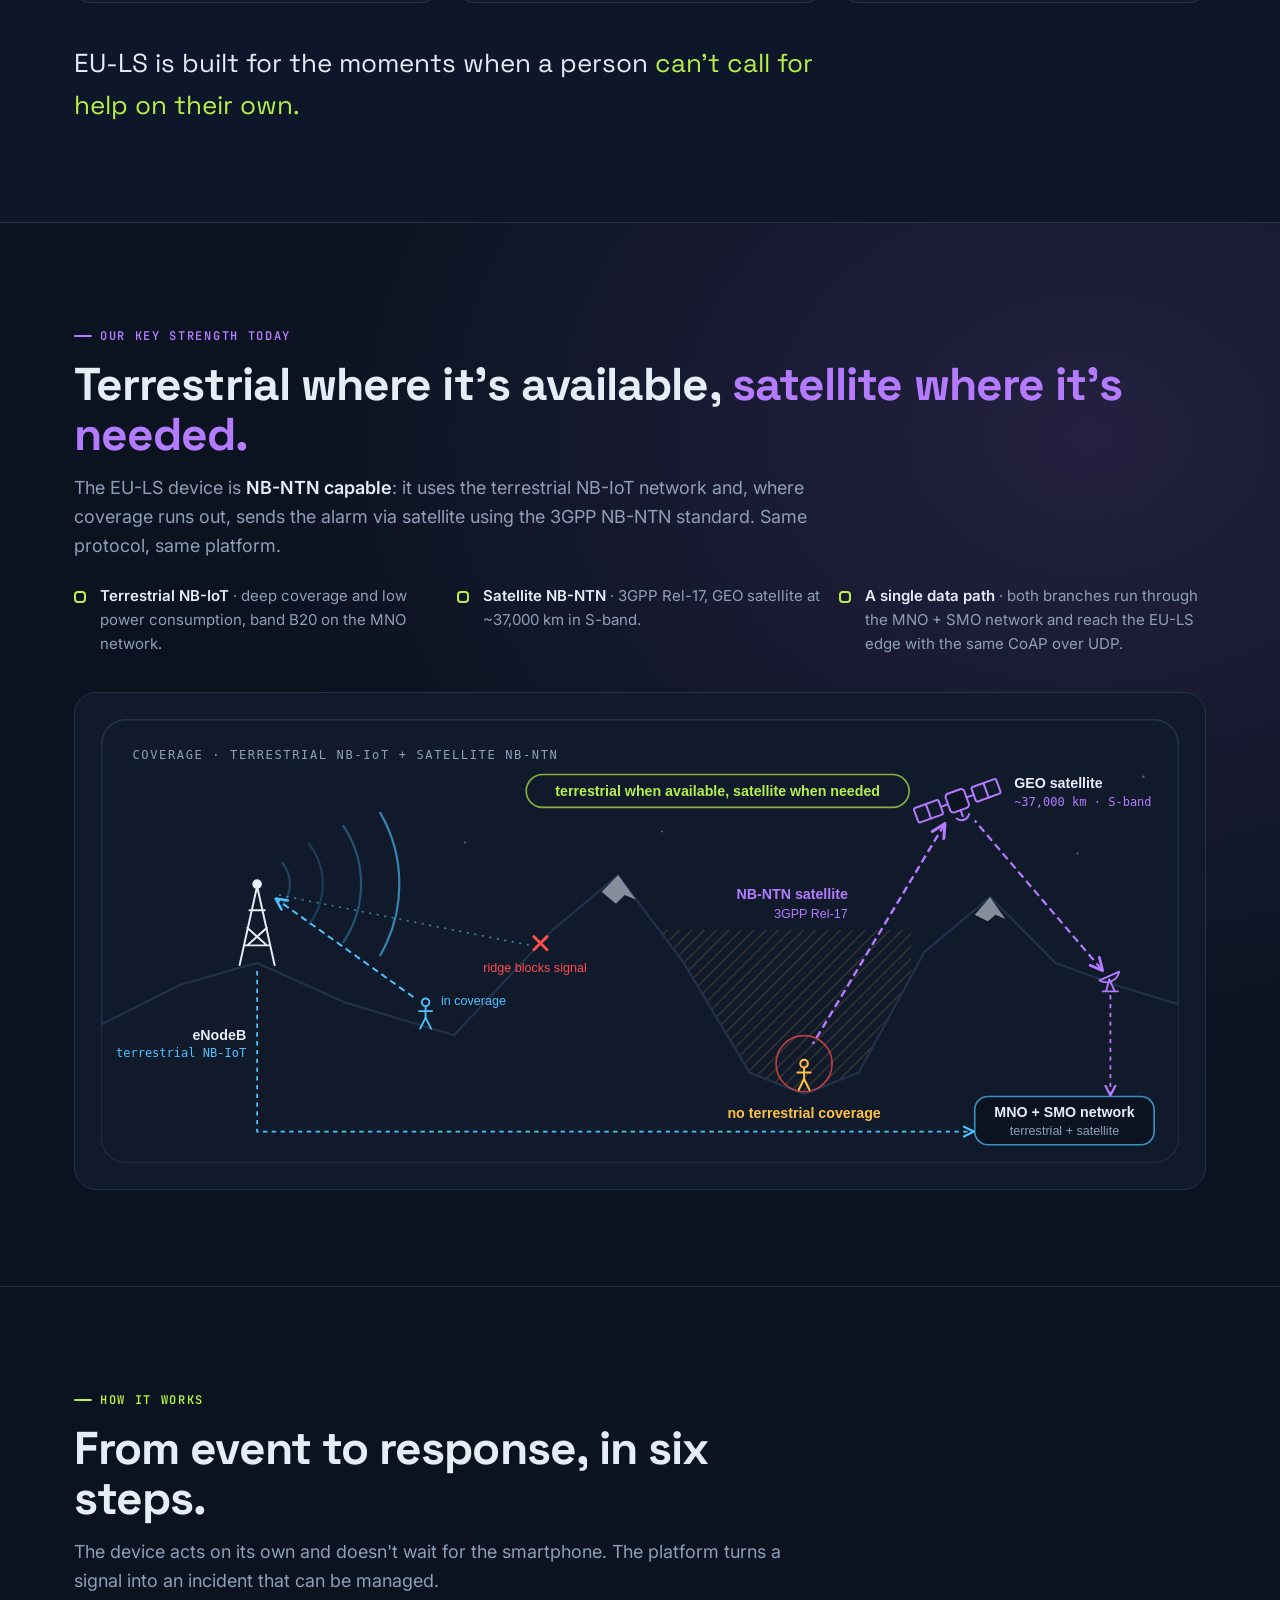
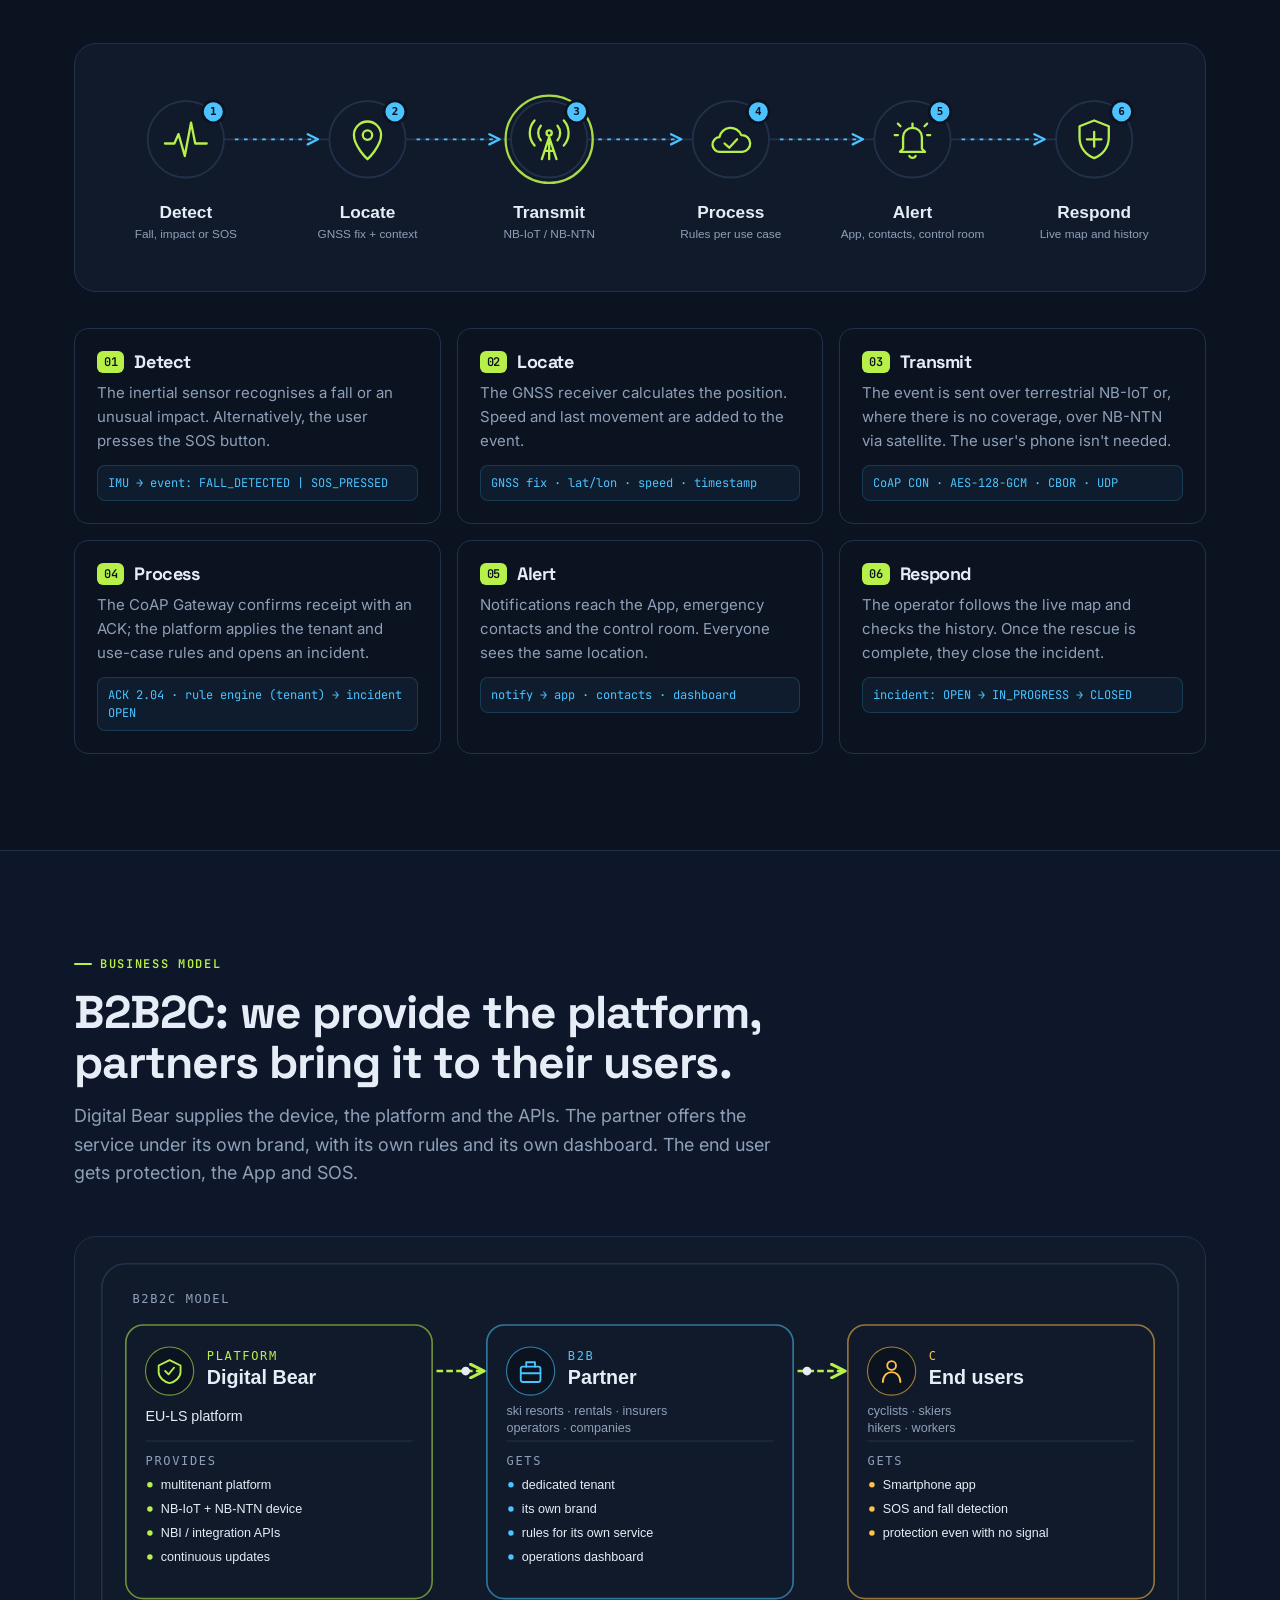
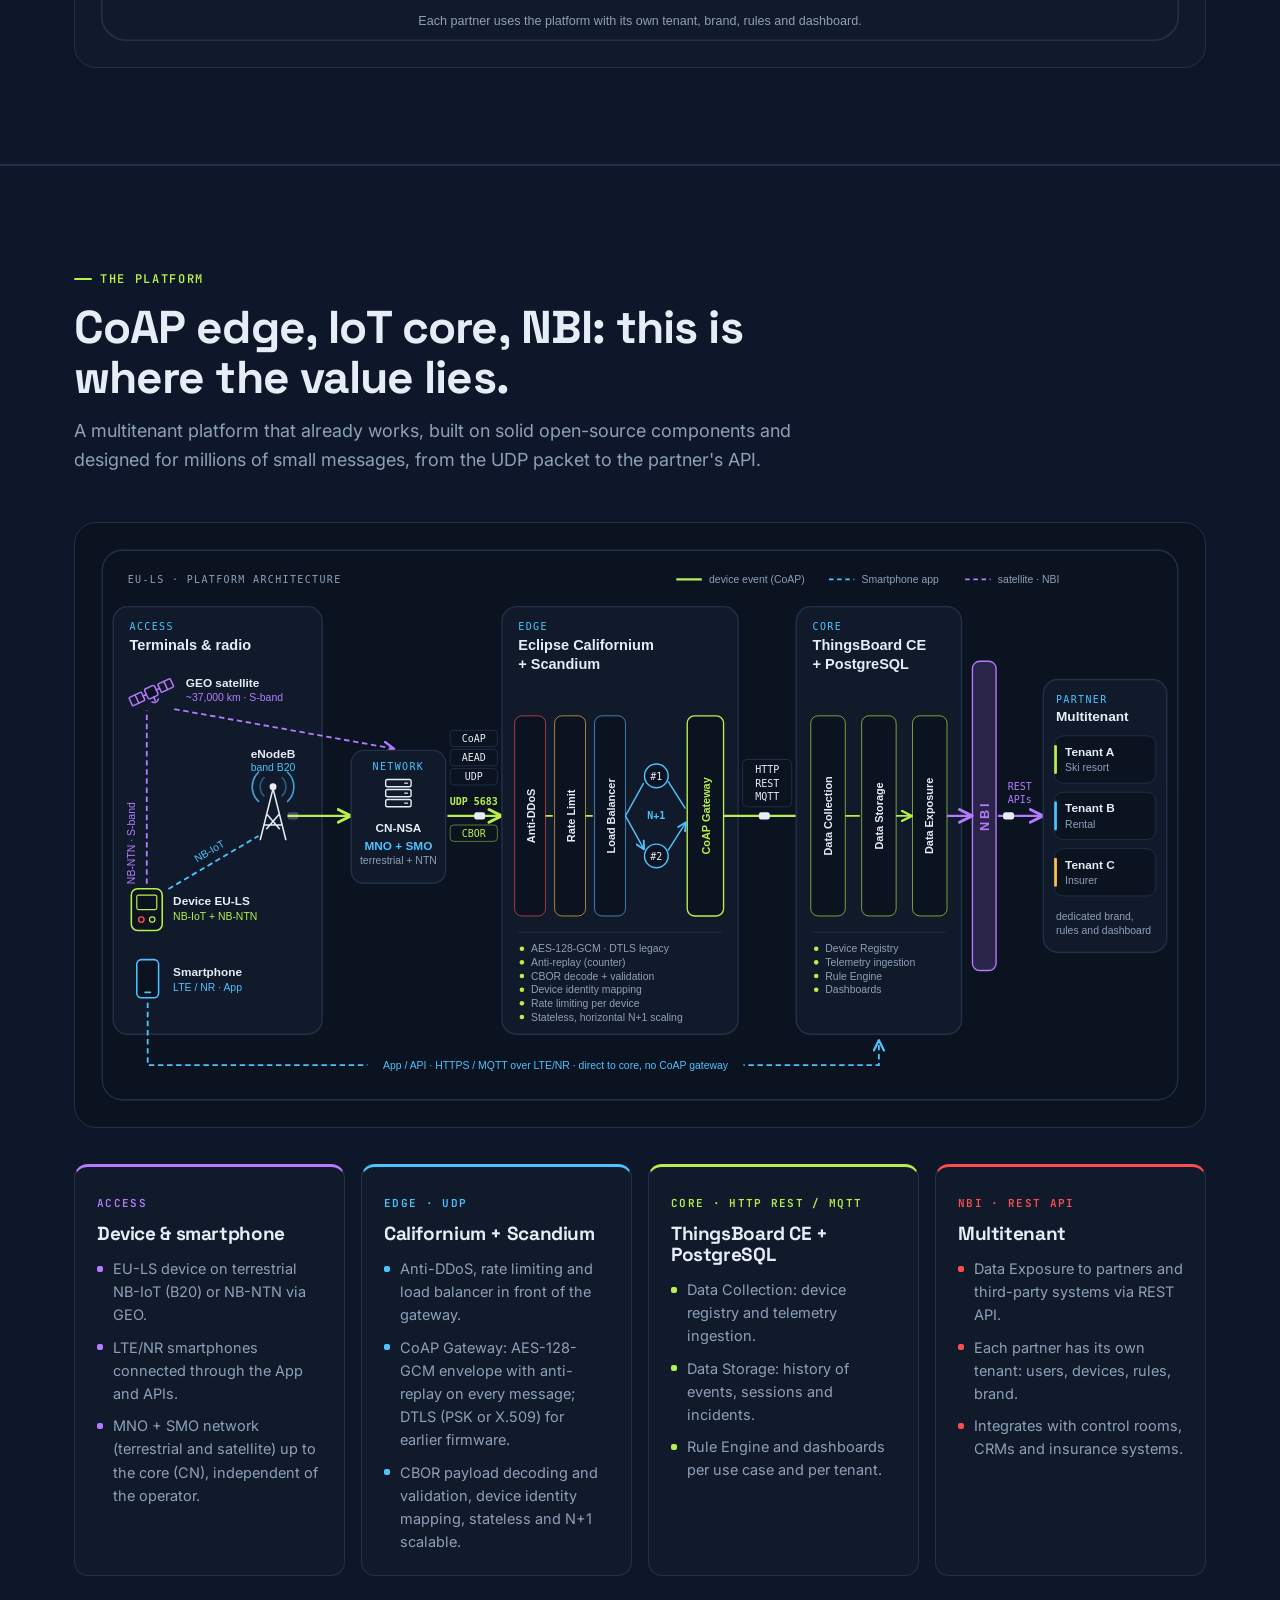
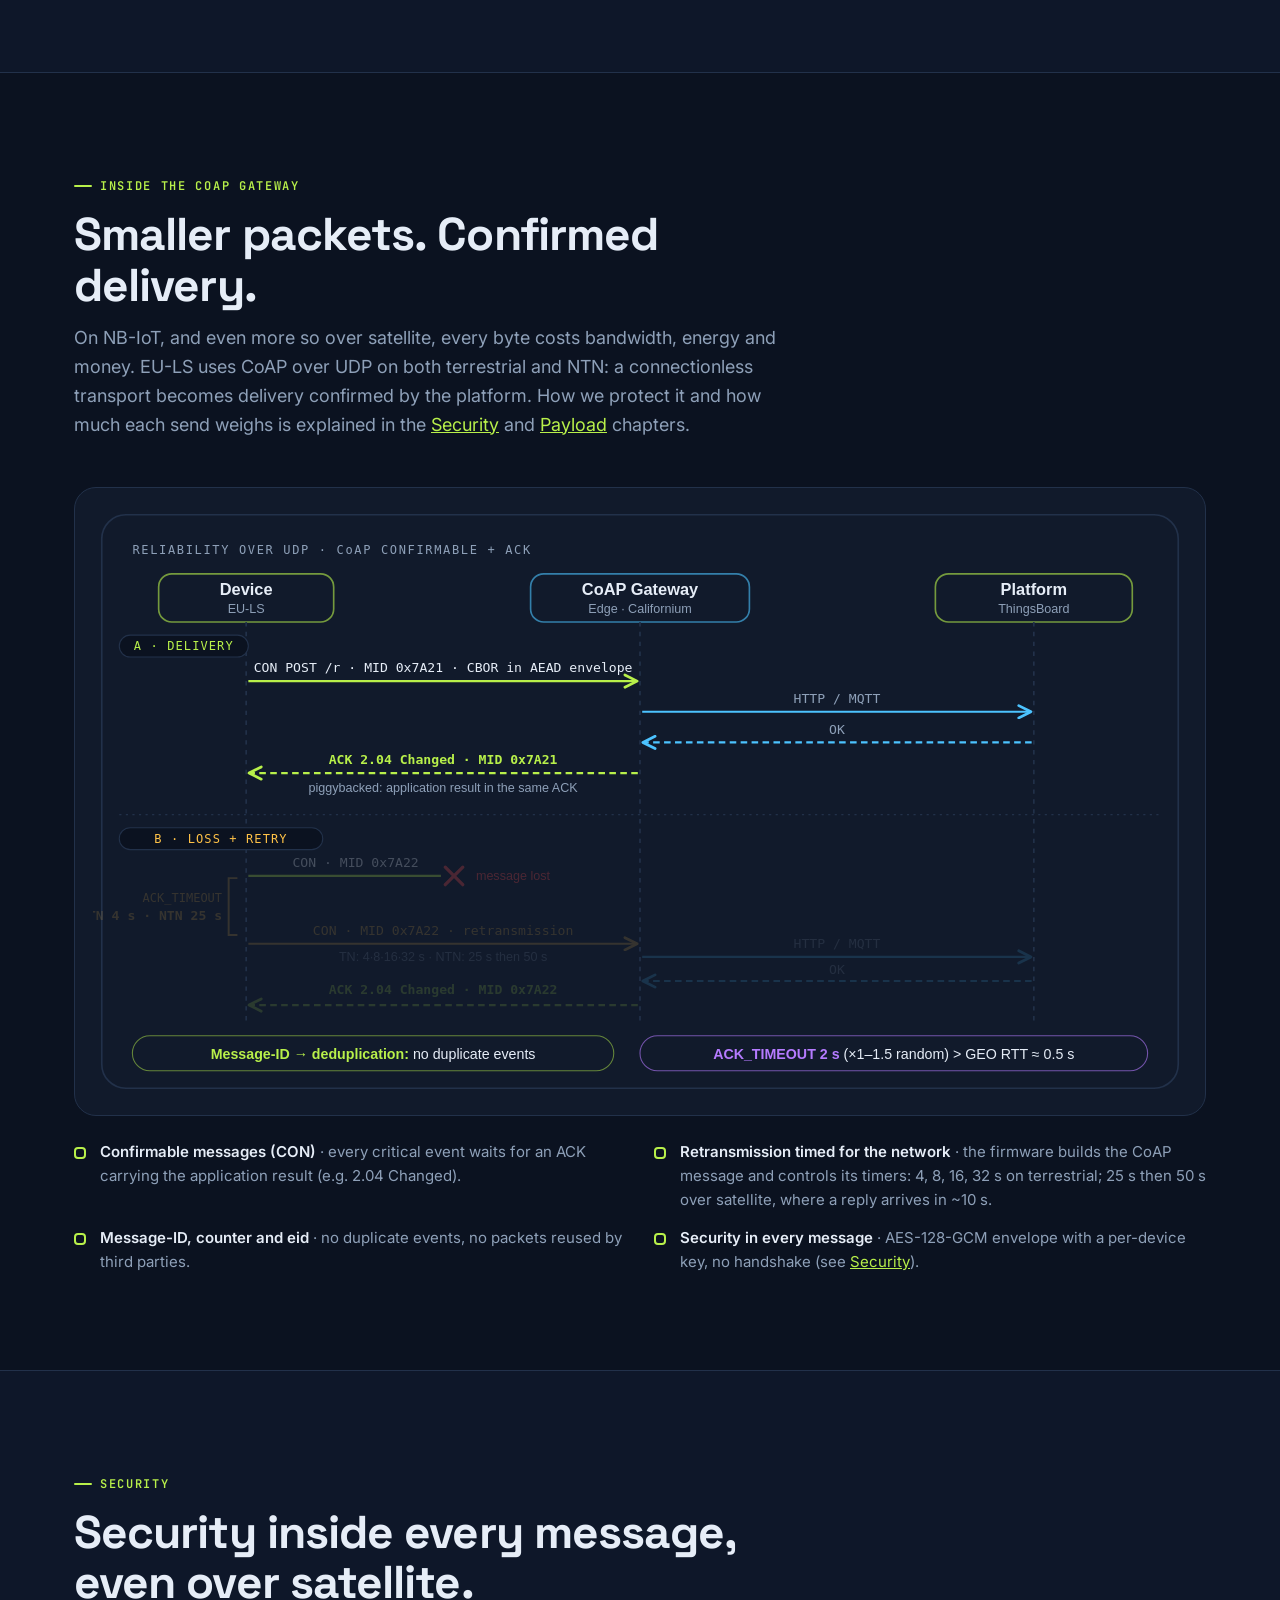
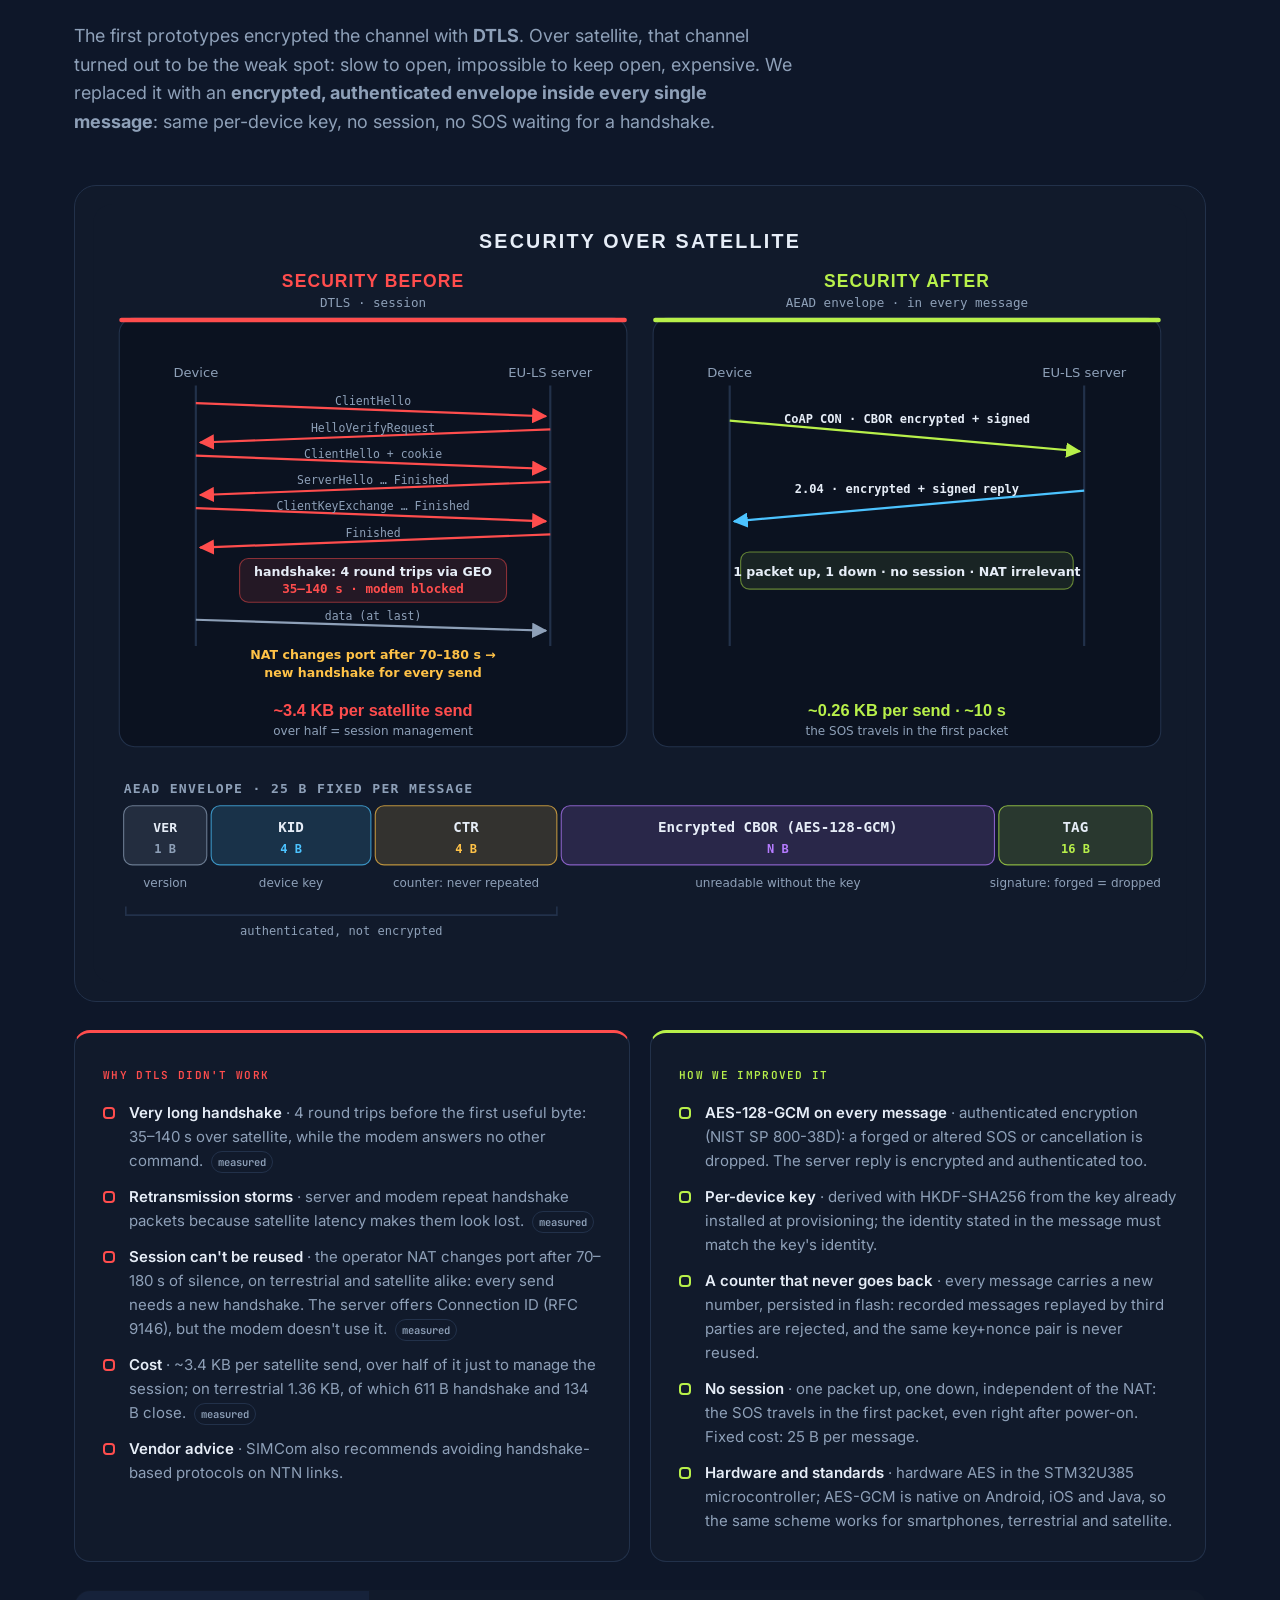
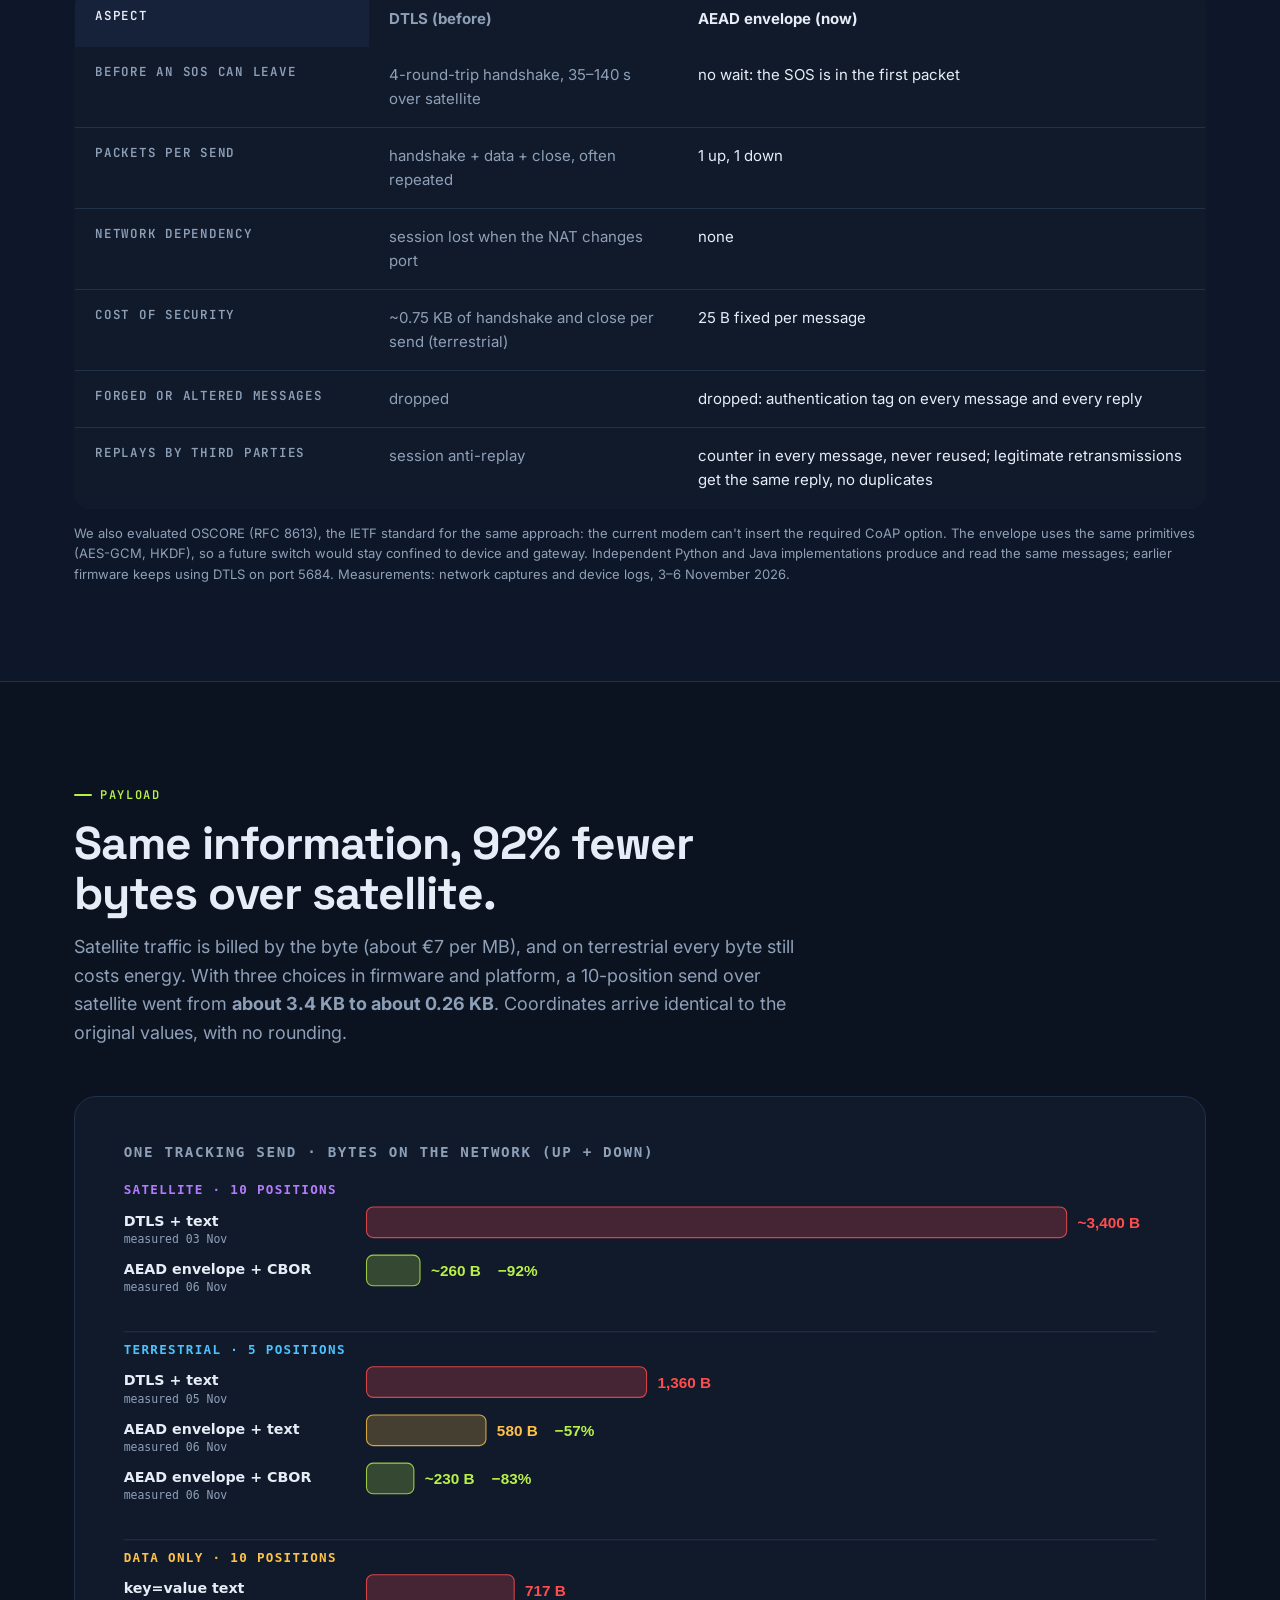
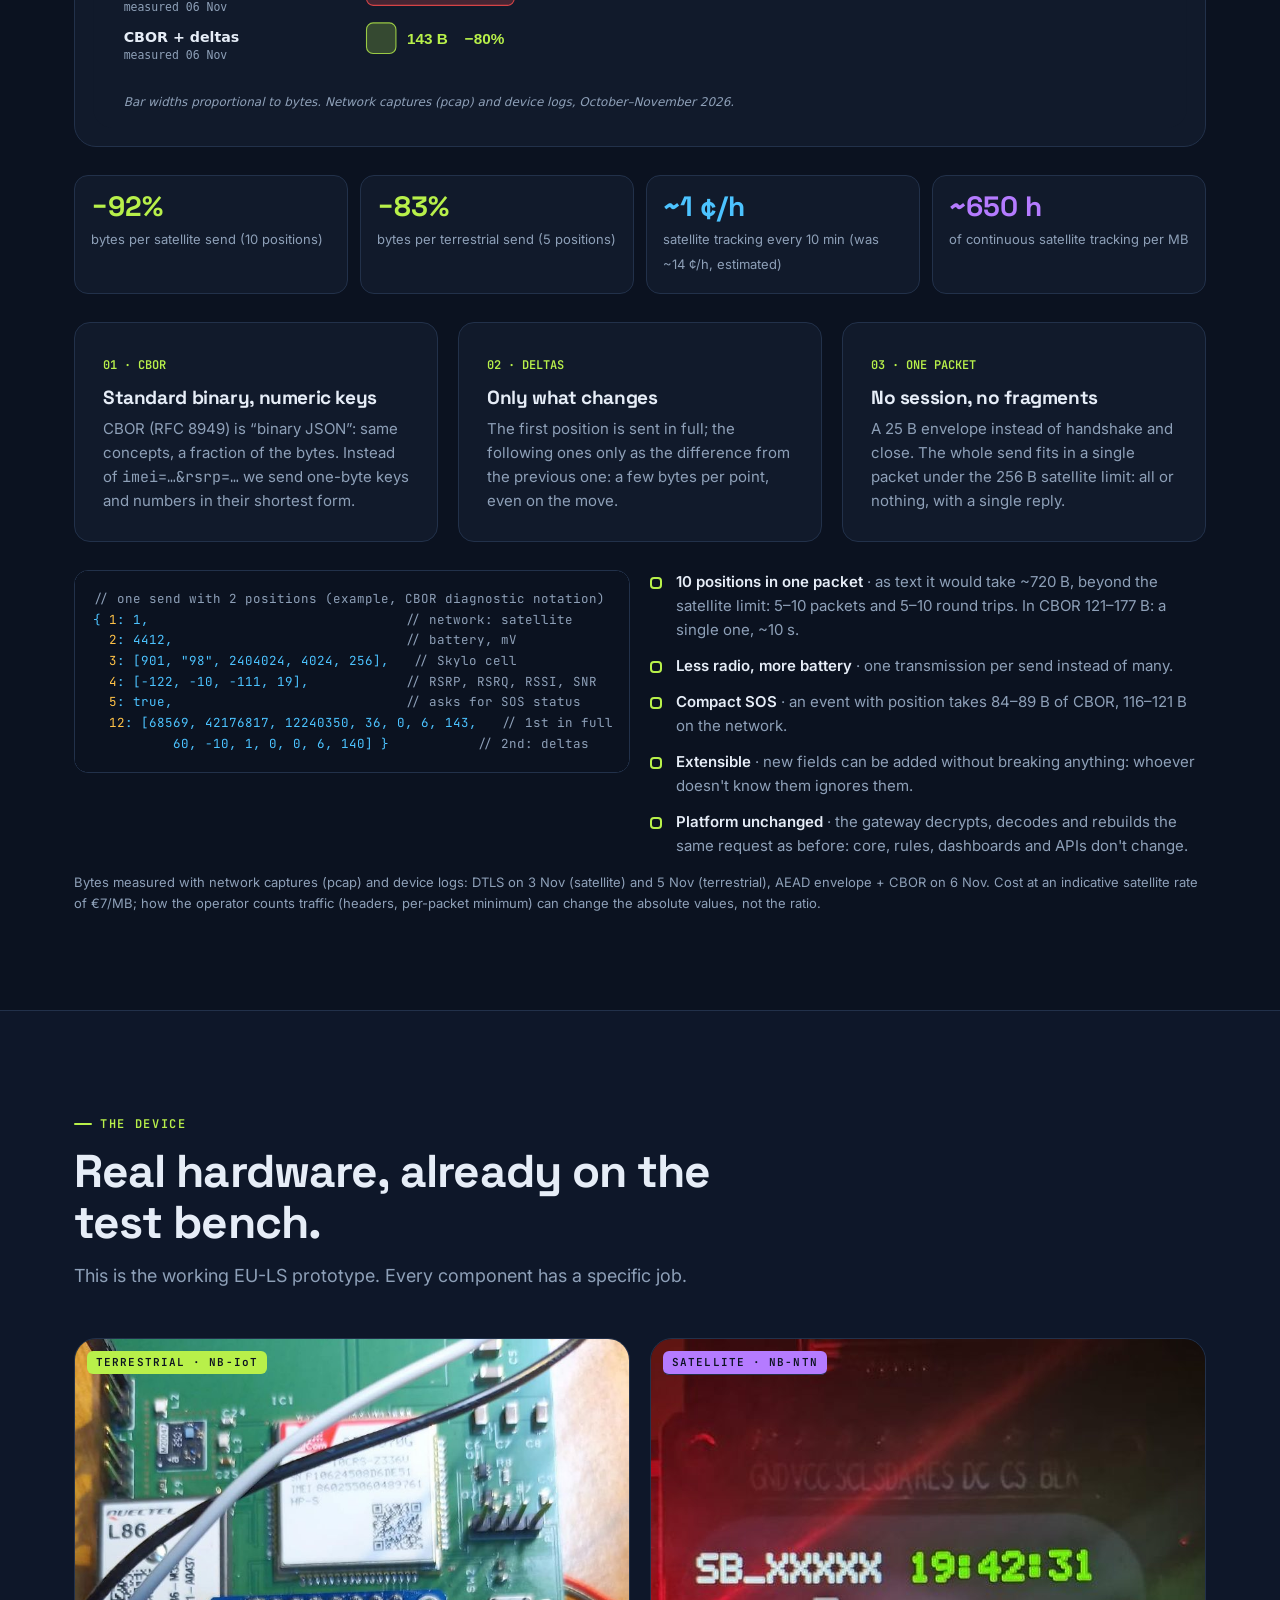
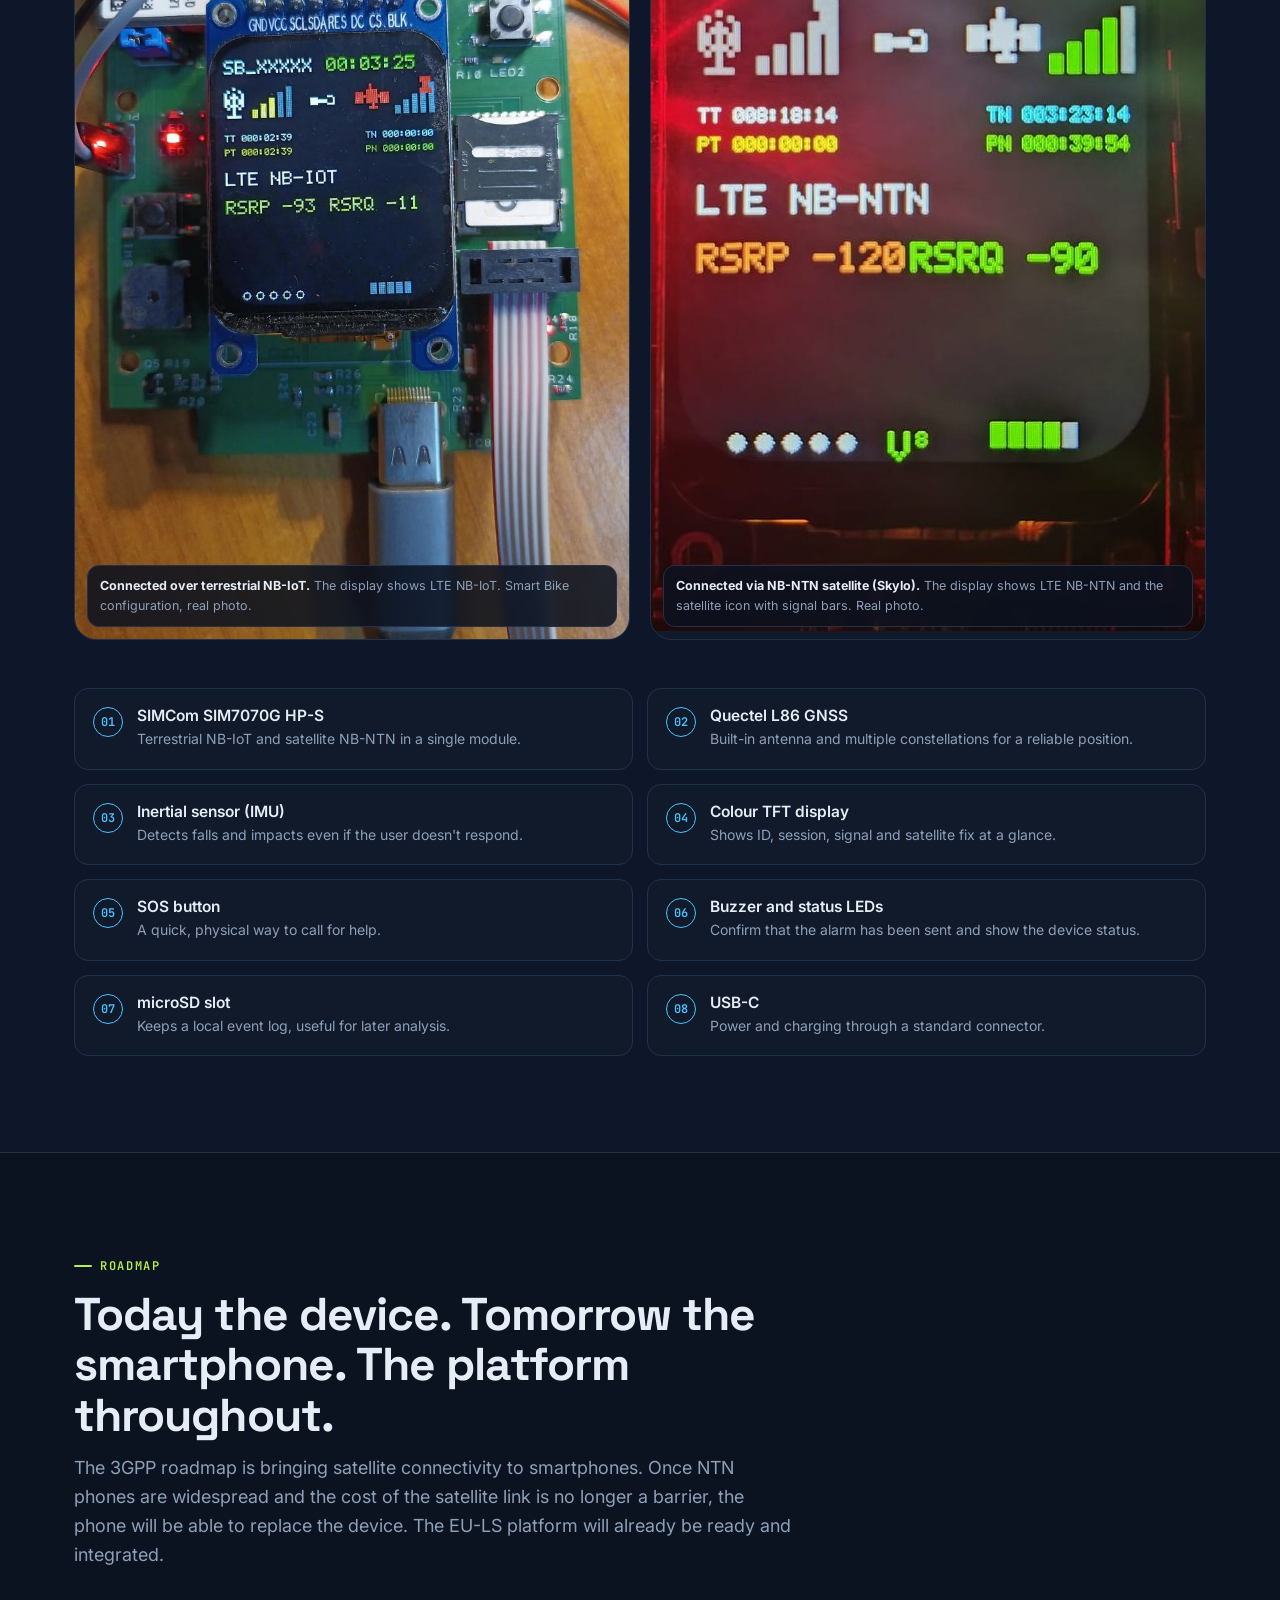
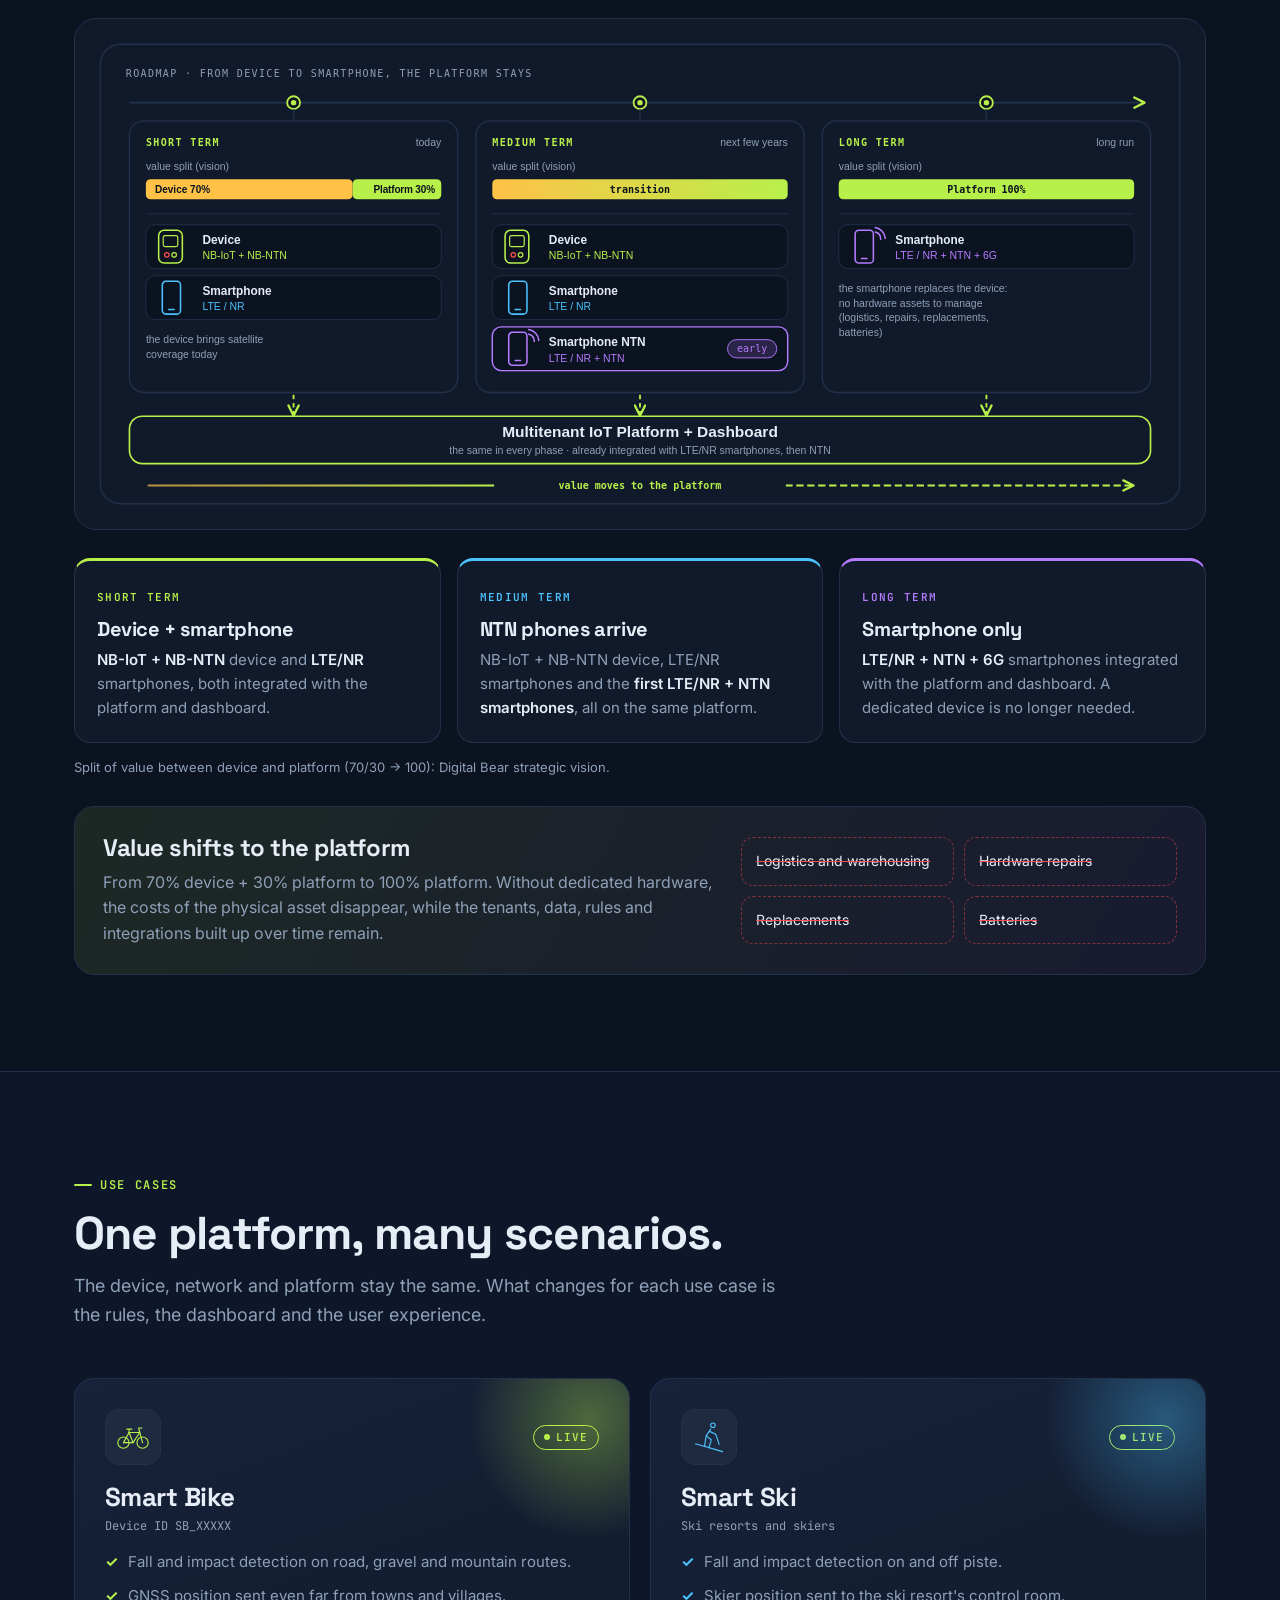
<file: lifesaver/en/index.html>
<!doctype html>
<html lang="en">
<head>
<meta charset="utf-8">
<meta name="viewport" content="width=device-width, initial-scale=1">
<title>EU-LS European Life Saver</title>
<meta name="description" content="EU-LS · European Life Saver by Digital Bear: the European Life-Saving Platform, a B2B2C safety service with an NB-IoT + NB-NTN satellite device and a multitenant IoT platform with a CoAP Gateway.">
<link rel="alternate" hreflang="it" href="../">
<link rel="preconnect" href="https://fonts.googleapis.com">
<link rel="preconnect" href="https://fonts.gstatic.com" crossorigin>
<link href="https://fonts.googleapis.com/css2?family=Inter:wght@400;500;600&family=JetBrains+Mono:wght@400;600&family=Space+Grotesk:wght@500;600;700&display=swap" rel="stylesheet">
<style>
:root{
  --bg:#0B1220; --bg2:#0E1729; --surface:#111A2B; --surface2:#16223A;
  --line:#22314A; --text:#E6EDF7; --muted:#8EA0B8;
  --lime:#B8F04A; --sky:#4CC3FF; --violet:#B57BFF; --red:#FF4D4D; --amber:#FFC247;
  --r:16px; --max:1180px;
  --f-head:'Space Grotesk',Inter,system-ui,sans-serif;
  --f-body:Inter,system-ui,-apple-system,'Segoe UI',sans-serif;
  --f-mono:'JetBrains Mono',ui-monospace,Menlo,monospace;
}
*,*::before,*::after{box-sizing:border-box}
html{scroll-behavior:smooth;-webkit-text-size-adjust:100%}
body{margin:0;background:var(--bg);color:var(--text);font:16px/1.6 var(--f-body);-webkit-font-smoothing:antialiased;overflow-x:hidden}
img{max-width:100%;display:block}
a{color:inherit}
h1,h2,h3{font-family:var(--f-head);line-height:1.1;margin:0;letter-spacing:-.02em}
p{margin:0}
.wrap{max-width:var(--max);margin:0 auto;padding:0 24px}
@media (max-width:640px){.wrap{padding:0 16px}}
section{padding:96px 0;position:relative}
@media (max-width:640px){section{padding:64px 0}}
.eyebrow{display:inline-flex;align-items:center;gap:8px;font:600 12px/1 var(--f-mono);letter-spacing:.14em;text-transform:uppercase;color:var(--lime)}
.eyebrow::before{content:"";width:18px;height:2px;background:currentColor;border-radius:2px}
.sec-head{max-width:720px;margin-bottom:48px}
.sec-head h2{font-size:clamp(30px,4.2vw,46px);margin:14px 0 14px}
.sec-head p{color:var(--muted);font-size:18px}
.mono{font-family:var(--f-mono)}
.tbc{color:var(--amber);font-family:var(--f-mono);font-size:.85em;white-space:nowrap}

/* buttons */
.btn{display:inline-flex;align-items:center;gap:10px;padding:14px 22px;border-radius:999px;font:600 15px/1 var(--f-body);text-decoration:none;transition:transform .15s ease,box-shadow .2s ease,background .2s}
.btn:hover{transform:translateY(-1px)}
.btn-primary{background:var(--lime);color:#0B1220;box-shadow:0 0 0 0 rgba(184,240,74,.5)}
.btn-primary:hover{box-shadow:0 8px 30px -6px rgba(184,240,74,.55)}
.btn-ghost{border:1px solid var(--line);color:var(--text);background:rgba(255,255,255,.02)}
.btn-ghost:hover{border-color:var(--sky);color:var(--sky)}

/* nav */
.nav{position:sticky;top:0;z-index:50;background:rgba(11,18,32,.78);backdrop-filter:blur(12px);-webkit-backdrop-filter:blur(12px);border-bottom:1px solid transparent;transition:border-color .2s}
.nav.scrolled{border-bottom-color:var(--line)}
.nav .wrap{display:flex;align-items:center;justify-content:space-between;height:68px;gap:16px}
.brand{display:flex;align-items:center;gap:10px;text-decoration:none;font-family:var(--f-head);font-weight:700;font-size:18px}
.brand-mark{width:32px;height:32px;border-radius:9px;background:linear-gradient(135deg,var(--red),#c22);display:grid;place-items:center;box-shadow:0 0 18px -4px var(--red)}
.brand small{display:block;font:500 11px/1 var(--f-mono);color:var(--muted);letter-spacing:.08em;margin-top:3px}
.nav-links{display:flex;gap:26px;font-size:14px;color:var(--muted)}
.nav-links a{text-decoration:none}.nav-links a:hover{color:var(--text)}
@media (max-width:900px){.nav-links{display:none}}
.nav .btn{padding:10px 16px;font-size:14px}

/* hero */
.hero{padding:72px 0 96px;overflow:hidden}
.hero::before{content:"";position:absolute;inset:-20% -10% auto auto;width:780px;height:780px;background:radial-gradient(closest-side,rgba(76,195,255,.16),transparent 70%);pointer-events:none}
.hero::after{content:"";position:absolute;left:-200px;bottom:-200px;width:600px;height:600px;background:radial-gradient(closest-side,rgba(184,240,74,.10),transparent 70%);pointer-events:none}
.grid-bg{position:absolute;inset:0;background-image:linear-gradient(var(--line) 1px,transparent 1px),linear-gradient(90deg,var(--line) 1px,transparent 1px);background-size:56px 56px;opacity:.22;mask-image:radial-gradient(ellipse at 70% 40%,#000 0%,transparent 65%);-webkit-mask-image:radial-gradient(ellipse at 70% 40%,#000 0%,transparent 65%);pointer-events:none}
.hero .wrap{display:grid;grid-template-columns:1.1fr .9fr;gap:48px;align-items:center;position:relative;z-index:1}
@media (max-width:900px){.hero .wrap{grid-template-columns:1fr}}
.hero h1{font-size:clamp(40px,6.4vw,76px);margin:20px 0 22px}
.hero h1 em{font-style:normal;color:var(--lime)}
.hero .lead{font-size:clamp(17px,1.6vw,20px);color:var(--muted);max-width:560px}
.cta-row{display:flex;flex-wrap:wrap;gap:12px;margin-top:32px}
.chips{display:flex;flex-wrap:wrap;gap:10px;margin-top:32px}
.chip{display:inline-flex;align-items:center;gap:8px;padding:8px 12px;border:1px solid var(--line);border-radius:999px;font:500 12.5px/1 var(--f-mono);color:var(--text);background:rgba(17,26,43,.7)}
.chip i{width:7px;height:7px;border-radius:50%;background:var(--lime);box-shadow:0 0 10px var(--lime)}
.chip:nth-child(2) i{background:var(--sky);box-shadow:0 0 10px var(--sky)}
.chip:nth-child(3) i{background:var(--red);box-shadow:0 0 10px var(--red)}
.micro{margin-top:18px;font-size:13px;color:var(--muted)}
.hero-visual{position:relative;display:flex;justify-content:center}
.hero-visual img{width:min(420px,100%);filter:drop-shadow(0 30px 60px rgba(0,0,0,.55));animation:float 6s ease-in-out infinite}
@keyframes float{0%,100%{transform:translateY(0)}50%{transform:translateY(-10px)}}
.alert-toast{position:absolute;left:-8px;bottom:14%;background:rgba(17,26,43,.92);border:1px solid rgba(255,77,77,.5);border-radius:14px;padding:12px 14px;display:flex;gap:12px;align-items:center;box-shadow:0 16px 40px -10px rgba(255,77,77,.35);font-size:13px;max-width:250px;animation:toast 7s ease-in-out infinite}
.alert-toast b{display:block;font-size:13.5px}
.alert-toast span{color:var(--muted);font-family:var(--f-mono);font-size:11.5px}
.alert-dot{flex:none;width:12px;height:12px;border-radius:50%;background:var(--red);box-shadow:0 0 0 0 rgba(255,77,77,.7);animation:ping 1.6s infinite}
@keyframes ping{0%{box-shadow:0 0 0 0 rgba(255,77,77,.7)}100%{box-shadow:0 0 0 14px rgba(255,77,77,0)}}
@keyframes toast{0%,12%{opacity:0;transform:translateY(10px)}20%,85%{opacity:1;transform:none}100%{opacity:0}}
@media (max-width:900px){.alert-toast{left:0}}
@media (prefers-reduced-motion:reduce){*{animation:none!important;transition:none!important}html{scroll-behavior:auto}}

/* problem */
.problem{background:var(--bg2);border-top:1px solid var(--line);border-bottom:1px solid var(--line)}
.cards3{display:grid;grid-template-columns:repeat(3,1fr);gap:20px}
@media (max-width:900px){.cards3{grid-template-columns:1fr}}
.card{background:var(--surface);border:1px solid var(--line);border-radius:var(--r);padding:28px;position:relative;overflow:hidden}
.scenario .num{font:600 12px/1 var(--f-mono);color:var(--muted)}
.scenario h3{font-size:21px;margin:14px 0 10px}
.scenario p{color:var(--muted)}
.scenario .bar{position:absolute;left:0;top:0;height:3px;width:100%;background:linear-gradient(90deg,var(--red),transparent)}
.closing{margin-top:40px;font-family:var(--f-head);font-size:clamp(20px,2.4vw,26px);max-width:760px}
.closing span{color:var(--lime)}

/* flow */
.flow-figure{background:var(--surface);border:1px solid var(--line);border-radius:22px;padding:28px 20px;margin-bottom:36px}
.flow-figure .h{display:block}.flow-figure .v{display:none;width:100%;height:auto;max-width:360px;margin:0 auto}
.flow-figure img{width:100%;height:auto}
@media (max-width:760px){.flow-figure .h{display:none}.flow-figure .v{display:block}}
.steps{display:grid;grid-template-columns:repeat(3,1fr);gap:16px;counter-reset:s}
@media (max-width:900px){.steps{grid-template-columns:repeat(2,1fr)}}
@media (max-width:560px){.steps{grid-template-columns:1fr}}
.step{padding:22px;background:transparent;border:1px solid var(--line);border-radius:14px;transition:border-color .2s,background .2s}
.step:hover{border-color:rgba(184,240,74,.45);background:rgba(184,240,74,.03)}
.step h3{font-size:18px;display:flex;align-items:center;gap:10px;margin-bottom:8px}
.step h3::before{counter-increment:s;content:"0" counter(s);font:600 12px/1 var(--f-mono);color:#0B1220;background:var(--lime);padding:5px 7px;border-radius:6px}
.step p{color:var(--muted);font-size:15px}
.step code{display:block;margin-top:12px;font:12px/1.5 var(--f-mono);color:var(--sky);background:rgba(76,195,255,.06);border:1px solid rgba(76,195,255,.18);padding:8px 10px;border-radius:8px;overflow-wrap:anywhere}

/* architecture */
.arch{background:var(--bg2);border-top:1px solid var(--line);border-bottom:1px solid var(--line)}
.arch-figure{background:var(--bg);border:1px solid var(--line);border-radius:22px;padding:20px;overflow-x:auto;margin-bottom:36px}
.arch-figure img{min-width:760px;width:100%;height:auto}
.scroll-hint{display:none;font:12px var(--f-mono);color:var(--muted);margin:-24px 0 28px}
@media (max-width:800px){.scroll-hint{display:block}}
.layers{display:grid;grid-template-columns:repeat(4,1fr);gap:16px}
@media (max-width:1000px){.layers{grid-template-columns:repeat(2,1fr)}}
@media (max-width:560px){.layers{grid-template-columns:1fr}}
.layer{padding:22px;border-radius:14px;background:var(--surface);border:1px solid var(--line);border-top:3px solid var(--c,var(--lime))}
.layer .lvl{font:600 11px/1 var(--f-mono);letter-spacing:.12em;color:var(--c,var(--lime))}
.layer h3{font-size:19px;margin:10px 0 12px}
.layer ul{margin:0;padding:0;list-style:none;display:grid;gap:9px}
.layer li{font-size:14.5px;color:var(--muted);padding-left:16px;position:relative}
.layer li::before{content:"";position:absolute;left:0;top:.6em;width:6px;height:6px;border-radius:2px;background:var(--c,var(--lime))}

/* device */
.device-grid{display:grid;grid-template-columns:.85fr 1.15fr;gap:48px;align-items:start}
@media (max-width:900px){.device-grid{grid-template-columns:1fr}}
.photo{position:relative;border-radius:22px;overflow:hidden;border:1px solid var(--line);background:var(--surface);max-width:440px;margin:0 auto}
.photo img{width:100%;aspect-ratio:844/900;object-fit:cover;object-position:center 30%}
.photo figcaption{position:absolute;left:12px;right:12px;bottom:12px;background:rgba(11,18,32,.85);backdrop-filter:blur(6px);border:1px solid var(--line);border-radius:12px;padding:10px 12px;font-size:12.5px;color:var(--muted)}
.photo figcaption b{color:var(--text)}
.photo .tag{position:absolute;top:12px;left:12px;font:600 11px/1 var(--f-mono);letter-spacing:.1em;background:var(--lime);color:#0B1220;padding:6px 9px;border-radius:6px}
.callouts{display:grid;grid-template-columns:repeat(2,1fr);gap:14px}
@media (max-width:560px){.callouts{grid-template-columns:1fr}}
.callout{display:flex;gap:14px;padding:18px;border:1px solid var(--line);border-radius:14px;background:var(--surface)}
.callout .n{flex:none;width:30px;height:30px;border-radius:50%;border:1px solid var(--sky);color:var(--sky);display:grid;place-items:center;font:600 12px var(--f-mono)}
.callout h3{font-size:15.5px;margin-bottom:4px;font-family:var(--f-body);font-weight:600;letter-spacing:0}
.callout p{font-size:14px;color:var(--muted)}

/* use cases */
.usecases{background:var(--bg2);border-top:1px solid var(--line);border-bottom:1px solid var(--line)}
.uc-grid{display:grid;grid-template-columns:1fr 1fr;gap:20px}
@media (max-width:900px){.uc-grid{grid-template-columns:1fr}}
.uc{padding:30px;border-radius:20px;background:linear-gradient(160deg,var(--surface2),var(--surface));border:1px solid var(--line);position:relative;overflow:hidden}
.uc::after{content:"";position:absolute;right:-80px;top:-80px;width:240px;height:240px;border-radius:50%;background:radial-gradient(closest-side,var(--glow),transparent);opacity:.35}
.uc-top{display:flex;align-items:center;justify-content:space-between;gap:12px;margin-bottom:18px}
.uc-icon{width:56px;height:56px;border-radius:14px;display:grid;place-items:center;background:rgba(255,255,255,.04);border:1px solid var(--line);color:var(--accent)}
.uc-icon svg{width:36px;height:36px}
.badge{font:600 11px/1 var(--f-mono);letter-spacing:.1em;padding:6px 10px;border-radius:999px;border:1px solid currentColor;color:var(--lime);display:inline-flex;align-items:center;gap:6px}
.badge::before{content:"";width:6px;height:6px;border-radius:50%;background:currentColor;animation:ping2 2s infinite}
@keyframes ping2{50%{opacity:.3}}
.uc h3{font-size:26px;margin-bottom:6px}
.uc .id{font:12px var(--f-mono);color:var(--muted);margin-bottom:16px}
.uc ul{margin:0;padding:0;list-style:none;display:grid;gap:10px}
.uc li{display:flex;gap:10px;color:var(--muted);font-size:15px}
.uc li::before{content:"✓";color:var(--accent);font-weight:700;flex:none}
.uc .note{margin-top:18px;font-size:12.5px;color:var(--amber);border-top:1px dashed var(--line);padding-top:12px}
.next-grid{display:grid;grid-template-columns:repeat(3,1fr);gap:16px;margin-top:20px}
@media (max-width:900px){.next-grid{grid-template-columns:1fr}}
.next{display:flex;gap:14px;align-items:flex-start;padding:20px;border:1px dashed var(--line);border-radius:16px;color:var(--muted)}
.next .uc-icon{width:46px;height:46px;flex:none;color:var(--sky)}.next .uc-icon svg{width:28px;height:28px}
.next h3{font-size:16px;color:var(--text);font-family:var(--f-body);font-weight:600;letter-spacing:0;margin-bottom:4px;display:flex;gap:8px;align-items:center;flex-wrap:wrap}
.next h3 small{font:600 10px/1 var(--f-mono);letter-spacing:.1em;color:var(--sky);border:1px solid rgba(76,195,255,.4);padding:4px 6px;border-radius:999px}
.next p{font-size:14px}
.ask{margin-top:28px;text-align:center;color:var(--muted)}
.ask a{color:var(--lime)}

/* dashboard & app */
.ui-grid{display:grid;grid-template-columns:1.6fr 1fr;gap:28px;align-items:center}
@media (max-width:900px){.ui-grid{grid-template-columns:1fr}}
.ui-shot{border-radius:18px;overflow:hidden;border:1px solid var(--line);background:var(--surface);box-shadow:0 30px 80px -30px rgba(0,0,0,.7)}
.ui-shot.app{max-width:280px;margin:0 auto;border:none;background:none;box-shadow:none}
.ui-shot.app img{filter:drop-shadow(0 24px 48px rgba(0,0,0,.6))}
.feat-cols{display:grid;grid-template-columns:1fr 1fr;gap:20px;margin-top:36px}
@media (max-width:760px){.feat-cols{grid-template-columns:1fr}}
.feat-col h3{font-size:18px;margin-bottom:14px;display:flex;align-items:center;gap:10px}
.feat-col h3 i{width:10px;height:10px;border-radius:3px;background:var(--c)}
.feat{padding:14px 0;border-top:1px solid var(--line)}
.feat b{display:block;font-weight:600;margin-bottom:2px}
.feat span{color:var(--muted);font-size:14.5px}
.disclaimer{margin-top:16px;font-size:12.5px;color:var(--muted);font-style:italic}

/* specs */
.specs{background:var(--bg2);border-top:1px solid var(--line);border-bottom:1px solid var(--line)}
.spec-table{width:100%;border-collapse:collapse;background:var(--surface);border:1px solid var(--line);border-radius:var(--r);overflow:hidden}
.spec-table th,.spec-table td{text-align:left;padding:16px 20px;border-bottom:1px solid var(--line);vertical-align:top}
.spec-table tr:last-child th,.spec-table tr:last-child td{border-bottom:none}
.spec-table th{width:30%;font:600 12.5px/1.5 var(--f-mono);letter-spacing:.06em;text-transform:uppercase;color:var(--muted);font-weight:600}
.spec-table td{font-size:15px}
@media (max-width:560px){.spec-table th,.spec-table td{display:block;width:100%;padding:12px 16px}.spec-table th{border-bottom:none;padding-bottom:0}}
.spec-note{margin-top:14px;font-size:13px;color:var(--muted)}

/* final CTA */
.final{text-align:center}
.final-box{position:relative;border-radius:28px;padding:72px 28px;background:radial-gradient(ellipse at 50% 0%,rgba(184,240,74,.14),transparent 60%),var(--surface);border:1px solid var(--line);overflow:hidden}
.final-box h2{font-size:clamp(30px,4.6vw,52px);margin:16px auto 16px;max-width:760px}
.final-box p{color:var(--muted);max-width:620px;margin:0 auto;font-size:18px}
.final-box .cta-row{justify-content:center}
.final-box .micro a{color:var(--lime)}
.contact-card{margin:28px auto 0;max-width:560px;padding:18px 20px;border:1px solid var(--line,rgba(255,255,255,.12));border-radius:14px;background:rgba(255,255,255,.03);text-align:left;position:relative}
.contact-name{display:flex;flex-wrap:wrap;align-items:baseline;gap:4px 10px;margin-bottom:12px}
.contact-name strong{font-family:"Space Grotesk",sans-serif;font-size:18px}
.contact-name span{font-size:13px;color:var(--muted)}
.contact-list{list-style:none;margin:0;padding:0;display:flex;flex-wrap:wrap;gap:10px 22px}
.contact-list a{display:inline-flex;align-items:center;gap:8px;color:var(--lime);text-decoration:none;font-size:15px;overflow-wrap:anywhere}
.contact-list a:hover{text-decoration:underline}
.contact-list svg{flex:none}
.pulse-ring{position:absolute;left:50%;top:-140px;width:280px;height:280px;margin-left:-140px;border-radius:50%;border:1px solid rgba(184,240,74,.25);animation:ring 4s ease-out infinite}
.pulse-ring:nth-child(2){animation-delay:1.3s}.pulse-ring:nth-child(3){animation-delay:2.6s}
@keyframes ring{0%{transform:scale(.4);opacity:1}100%{transform:scale(2.4);opacity:0}}

/* footer */
footer{border-top:1px solid var(--line);padding:56px 0 32px;color:var(--muted);font-size:14px}
.foot{display:grid;grid-template-columns:1.4fr repeat(4,1fr);gap:28px}
@media (max-width:900px){.foot{grid-template-columns:1fr 1fr}}
.foot h4{font:600 12px/1 var(--f-mono);letter-spacing:.12em;text-transform:uppercase;color:var(--text);margin:0 0 14px}
.foot ul{list-style:none;margin:0;padding:0;display:grid;gap:8px}
.foot a{text-decoration:none}.foot a:hover{color:var(--lime)}
.foot .tagline{margin-top:14px;max-width:280px}
.legal{margin-top:40px;padding-top:20px;border-top:1px solid var(--line);font-size:12.5px;display:flex;flex-wrap:wrap;gap:8px 20px;justify-content:space-between}

/* v2: NTN, B2B2C, CoAP, roadmap */
.ntn{background:radial-gradient(ellipse at 85% 20%,rgba(181,123,255,.14),transparent 55%),var(--bg);border-bottom:1px solid var(--line)}
.split{display:grid;grid-template-columns:1fr;gap:36px}
.split .ticks{display:grid;grid-template-columns:repeat(3,1fr);gap:16px}
@media (max-width:900px){.split .ticks{grid-template-columns:1fr}}
.split .sub{max-width:760px}
@media (max-width:900px){.split{grid-template-columns:1fr}}
.h2{font-size:clamp(30px,4.2vw,46px);margin:14px 0 14px}
.sub{color:var(--muted);font-size:18px}
.sub b,.lead b{color:var(--text);font-weight:600}
.ticks{list-style:none;margin:24px 0 0;padding:0;display:grid;gap:12px}
.ticks li{position:relative;padding-left:26px;color:var(--muted);font-size:15px}
.ticks li b{color:var(--text);font-weight:600}
.ticks li::before{content:"";position:absolute;left:0;top:.45em;width:12px;height:12px;border-radius:4px;border:2px solid var(--lime)}
.fig{margin:0;background:var(--surface);border:1px solid var(--line);border-radius:22px;padding:18px}
.fig img{width:100%;height:auto}
.fig.wide{margin-bottom:28px;overflow-x:auto}
.fig.wide img{min-width:640px}
.b2b{background:var(--bg2);border-top:1px solid var(--line);border-bottom:1px solid var(--line)}
.role{border-top:3px solid var(--c)}
.role .num{font:600 11px/1 var(--f-mono);letter-spacing:.12em;color:var(--c)}
.role h3{font-size:20px;margin:12px 0 8px}.role p{color:var(--muted)}
.device-sec{background:var(--bg2);border-top:1px solid var(--line);border-bottom:1px solid var(--line)}
.coap-grid{display:grid;grid-template-columns:1fr;gap:36px}
.coap-grid>*{min-width:0}.coap-grid .fig{overflow-x:auto}.coap-grid .fig img{min-width:640px}
.coap-grid .ticks{grid-template-columns:1fr 1fr;gap:14px 28px}
@media (max-width:760px){.coap-grid .ticks{grid-template-columns:1fr}}
@media (max-width:1000px){.coap-grid{grid-template-columns:1fr}}
.kpis{display:grid;grid-template-columns:repeat(3,1fr);gap:12px;margin-top:16px}
@media (max-width:560px){.kpis{grid-template-columns:1fr}}
.kpi{background:var(--surface);border:1px solid var(--line);border-radius:14px;padding:16px}
.kpi b{display:block;font:700 28px/1 var(--f-head);color:var(--lime);margin-bottom:6px}
.kpi span{font-size:13px;color:var(--muted)}
.phases{display:grid;grid-template-columns:repeat(3,1fr);gap:16px}
@media (max-width:900px){.phases{grid-template-columns:1fr}}
.phase{padding:22px;border-radius:16px;background:var(--surface);border:1px solid var(--line);border-top:3px solid var(--c)}
.phase .lvl{font:600 11px/1 var(--f-mono);letter-spacing:.12em;color:var(--c)}
.phase h3{font-size:20px;margin:10px 0 8px}
.phase p{color:var(--muted);font-size:15px}.phase p b{color:var(--text);font-weight:600}
.vbar{display:flex;margin-top:18px;height:30px;border-radius:8px;overflow:hidden;font:600 11.5px/30px var(--f-mono);border:1px solid var(--line)}
.vbar span{padding:0 10px;white-space:nowrap;overflow:hidden;text-overflow:ellipsis}
.vbar .d{background:rgba(255,194,71,.18);color:var(--amber)}
.vbar .p{background:rgba(184,240,74,.18);color:var(--lime);text-align:right}
.shift{margin-top:28px;display:grid;grid-template-columns:1.4fr 1fr;gap:28px;align-items:center;padding:28px;border-radius:20px;background:linear-gradient(120deg,rgba(184,240,74,.10),rgba(181,123,255,.08));border:1px solid var(--line)}
@media (max-width:900px){.shift{grid-template-columns:1fr}}
.shift h3{font-size:24px;margin-bottom:8px}.shift p{color:var(--muted)}
.costs{list-style:none;margin:0;padding:0;display:grid;grid-template-columns:1fr 1fr;gap:10px}
.costs li{padding:12px 14px;border-radius:12px;border:1px dashed rgba(255,77,77,.45);color:var(--text);font-size:14px;text-decoration:line-through;text-decoration-color:var(--red)}

.phase2{margin-top:28px;padding:20px 22px;border-radius:16px;border:1px dashed rgba(181,123,255,.55);background:rgba(181,123,255,.06)}
.phase2 .lvl{font:600 11px/1 var(--f-mono);letter-spacing:.12em;color:var(--violet)}
.phase2 p{margin-top:8px;color:var(--muted)}.phase2 b{color:var(--text)}
/* v3: sicurezza e payload */
.sec-alt{background:var(--bg2);border-top:1px solid var(--line);border-bottom:1px solid var(--line)}
.two-col{display:grid;grid-template-columns:1fr 1fr;gap:20px;margin-top:28px}
@media (max-width:900px){.two-col{grid-template-columns:1fr}}
.two-col>*{min-width:0}
.card h3{font-size:20px;margin-bottom:6px}
.card .lvl{font:600 11px/1 var(--f-mono);letter-spacing:.12em;color:var(--c,var(--lime))}
.card.top{border-top:3px solid var(--c,var(--lime))}
.card .ticks{margin-top:14px}
.card.bad .ticks li::before{border-color:var(--red)}
.ev{font:600 10.5px/1 var(--f-mono);color:var(--muted);border:1px solid var(--line);border-radius:999px;padding:3px 6px;margin-left:4px;white-space:nowrap}
.cmp-wrap{overflow-x:auto;margin-top:28px}
.cmp{min-width:640px}
.cmp th{width:26%}
.cmp td.old{color:var(--muted)}
.cmp td.new{color:var(--text)}
.cmp thead th{background:var(--surface2);color:var(--text)}
.cbor{margin:0;background:var(--bg);border:1px solid var(--line);border-radius:14px;padding:18px;font:12.5px/1.65 var(--f-mono);color:var(--sky);overflow-x:auto;white-space:pre}
.cbor .k{color:var(--amber)}.cbor .c{color:var(--muted)}
.why .num{font:600 12px/1 var(--f-mono);color:var(--lime)}
.why h3{font-size:19px;margin:12px 0 8px}.why p{color:var(--muted);font-size:15px}
.nav-links a{white-space:nowrap}
@media (max-width:1180px){.nav-links{gap:16px;font-size:13.5px}}
@media (max-width:1040px){.nav-links{display:none}}
.kpis4{grid-template-columns:repeat(4,1fr)}
@media (max-width:900px){.kpis4{grid-template-columns:repeat(2,1fr)}}
@media (max-width:560px){.kpis4{grid-template-columns:1fr}}
.device-grid.v2{grid-template-columns:1fr}
.photo-pair{display:grid;grid-template-columns:1fr 1fr;gap:20px}
@media (max-width:640px){.photo-pair{grid-template-columns:1fr}}
.photo-pair .photo{max-width:none;margin:0}
.photo .tag.ntn{background:var(--violet)}
/* reveal */
.reveal{opacity:0;transform:translateY(18px);transition:opacity .7s ease,transform .7s ease}
.reveal.in{opacity:1;transform:none}
.no-js .reveal{opacity:1;transform:none}
/* language switch */
.lang{font:600 12px/1 var(--f-mono);letter-spacing:.1em;color:var(--muted);text-decoration:none;border:1px solid var(--line);border-radius:999px;padding:7px 10px}.lang:hover{color:var(--text)}
.nav-links,.nav .lang{margin-left:auto}
@media (max-width:480px){.nav .wrap{gap:10px}.nav .btn{white-space:nowrap;padding:10px 14px}}
</style>
</head>
<body class="no-js">

<header class="nav" id="nav">
  <div class="wrap">
    <a class="brand" href="#top" aria-label="EU-LS European Life Saver by Digital Bear">
      <span class="brand-mark" aria-hidden="true">
        <svg width="18" height="18" viewBox="0 0 24 24" fill="none" stroke="#fff" stroke-width="2.2" stroke-linecap="round" stroke-linejoin="round"><path d="M12 21s-7-4.5-7-10.5A4.5 4.5 0 0 1 12 7a4.5 4.5 0 0 1 7 3.5C19 16.5 12 21 12 21z"/><path d="M8 12h2l1.2-2 1.6 4 1.2-2h2"/></svg>
      </span>
      <span>EU-LS<small>European Life Saver</small></span>
    </a>
    <nav class="nav-links" aria-label="Sections">
      <a href="#come-funziona">How it works</a>
      <a href="#satellite">NB-NTN</a>
      <a href="#b2b2c">B2B2C</a>
      <a href="#architettura">Platform</a>
      <a href="#sicurezza">Security</a>
      <a href="#payload">Payload</a>
      <a href="#roadmap">Roadmap</a>
      <a href="#use-case">Use cases</a>
    </nav>
    <a class="lang" href="../" hreflang="it" lang="it">IT</a>
    <a class="btn btn-primary" href="#contatti">Request a demo</a>
  </div>
</header>

<main id="top">

<!-- 1. HERO -->
<section class="hero">
  <div class="grid-bg" aria-hidden="true"></div>
  <div class="wrap">
    <div>
      <span class="eyebrow">EU-LS · European Life Saver · by Digital Bear</span>
      <h1>Connected safety, <em>even where the network ends.</em></h1>
      <p class="lead"><b>EU-LS</b>, the European Life-Saving Platform, pairs an <b>NB-IoT + NB-NTN</b> device (terrestrial and satellite) with a <b>multitenant IoT platform</b> that partners offer to their own users. It detects falls and SOS calls, pinpoints the user's location and alerts the people who can help.</p>
      <div class="cta-row">
        <a class="btn btn-primary" href="#contatti">Request a demo
          <svg width="16" height="16" viewBox="0 0 24 24" fill="none" stroke="currentColor" stroke-width="2.4" stroke-linecap="round"><path d="M5 12h14M13 6l6 6-6 6"/></svg></a>
        <a class="btn btn-ghost" href="#architettura">Explore the platform</a>
      </div>
      <div class="chips">
        <span class="chip"><i></i>NB-IoT + NB-NTN satellite</span>
        <span class="chip"><i></i>Multitenant platform</span>
        <span class="chip"><i></i>CoAP · AES-GCM · CBOR</span>
      </div>
      <p class="micro">For ski resorts, rental companies, insurers, operators and businesses. Pilot projects now open.</p>
    </div>
    <div class="hero-visual">
      <img src="svg/device-hero.svg" alt="Illustration of the EU-LS device with display: ID SB_XXXXX, LTE NB-IoT signal RSRP -93 RSRQ -11 and satellite fix" width="420" height="560">
      <div class="alert-toast" role="img" aria-label="Example notification: fall detected">
        <span class="alert-dot"></span>
        <div><b>Fall detected</b><span>SB_XXXXX · location sent</span></div>
      </div>
    </div>
  </div>
</section>

<!-- 2. PROBLEMA -->
<section class="problem" id="problema">
  <div class="wrap">
    <div class="sec-head reveal">
      <span class="eyebrow">The problem</span>
      <h2>Accidents don't wait for a convenient moment.</h2>
      <p>People who fall are often alone, unable to make a call or unable to say where they are. The minutes lost become the real danger.</p>
    </div>
    <div class="cards3">
      <article class="card scenario reveal"><span class="bar"></span><span class="num">SCENARIO 01</span>
        <h3>Cyclist in a remote area</h3>
        <p>A bend on a hill road, a fall, nobody around. The rider is on the ground and can't reach their phone.</p></article>
      <article class="card scenario reveal"><span class="bar"></span><span class="num">SCENARIO 02</span>
        <h3>Off-piste skier</h3>
        <p>A detour off the groomed run, then an impact. Nobody saw them leave the piste and nobody knows where to look.</p></article>
      <article class="card scenario reveal"><span class="bar"></span><span class="num">SCENARIO 03</span>
        <h3>No terrestrial coverage</h3>
        <p>A deep valley, high altitude, a flat phone battery. Right when a call for help is needed, the terrestrial network doesn't reach.</p></article>
    </div>
    <p class="closing reveal">EU-LS is built for the moments when a person <span>can't call for help on their own.</span></p>
  </div>
</section>

<!-- NB-NTN -->
<section class="ntn" id="satellite">
  <div class="wrap">
    <div class="split">
      <div class="reveal">
        <span class="eyebrow" style="color:var(--violet)">Our key strength today</span>
        <h2 class="h2">Terrestrial where it's available, <span style="color:var(--violet)">satellite where it's needed.</span></h2>
        <p class="sub">The EU-LS device is <b>NB-NTN capable</b>: it uses the terrestrial NB-IoT network and, where coverage runs out, sends the alarm via satellite using the 3GPP NB-NTN standard. Same protocol, same platform.</p>
        <ul class="ticks">
          <li><b>Terrestrial NB-IoT</b> · deep coverage and low power consumption, band B20 on the MNO network.</li>
          <li><b>Satellite NB-NTN</b> · 3GPP Rel-17, GEO satellite at ~37,000 km in S-band.</li>
          <li><b>A single data path</b> · both branches run through the MNO + SMO network and reach the EU-LS edge with the same CoAP over UDP.</li>
        </ul>
      </div>
      <figure class="fig wide reveal" style="margin-bottom:0"><img src="svg/ntn-coverage.svg" alt="Coverage: terrestrial NB-IoT from the eNodeB antenna and NB-NTN via a GEO satellite at around 37,000 km in S-band for areas with no signal" width="1000" height="420"></figure>
    </div>
  </div>
</section>

<!-- 3. COME FUNZIONA -->
<section id="come-funziona">
  <div class="wrap">
    <div class="sec-head reveal">
      <span class="eyebrow">How it works</span>
      <h2>From event to response, in six steps.</h2>
      <p>The device acts on its own and doesn't wait for the smartphone. The platform turns a signal into an incident that can be managed.</p>
    </div>
    <figure class="flow-figure reveal" style="margin:0 0 36px">
      <img class="h" src="svg/flow.svg" alt="Six-step flow: Detect, Locate, Transmit, Process, Alert, Respond" width="1200" height="210">
      <img class="v" src="svg/flow-vertical.svg" alt="Six-step flow: Detect, Locate, Transmit, Process, Alert, Respond" width="360" height="900">
    </figure>
    <div class="steps">
      <div class="step reveal"><h3>Detect</h3><p>The inertial sensor recognises a fall or an unusual impact. Alternatively, the user presses the SOS button.</p><code>IMU → event: FALL_DETECTED | SOS_PRESSED</code></div>
      <div class="step reveal"><h3>Locate</h3><p>The GNSS receiver calculates the position. Speed and last movement are added to the event.</p><code>GNSS fix · lat/lon · speed · timestamp</code></div>
      <div class="step reveal"><h3>Transmit</h3><p>The event is sent over terrestrial NB-IoT or, where there is no coverage, over NB-NTN via satellite. The user's phone isn't needed.</p><code>CoAP CON · AES-128-GCM · CBOR · UDP</code></div>
      <div class="step reveal"><h3>Process</h3><p>The CoAP Gateway confirms receipt with an ACK; the platform applies the tenant and use-case rules and opens an incident.</p><code>ACK 2.04 · rule engine (tenant) → incident OPEN</code></div>
      <div class="step reveal"><h3>Alert</h3><p>Notifications reach the App, emergency contacts and the control room. Everyone sees the same location.</p><code>notify → app · contacts · dashboard</code></div>
      <div class="step reveal"><h3>Respond</h3><p>The operator follows the live map and checks the history. Once the rescue is complete, they close the incident.</p><code>incident: OPEN → IN_PROGRESS → CLOSED</code></div>
    </div>
  </div>
</section>


<!-- B2B2C -->
<section class="b2b" id="b2b2c">
  <div class="wrap">
    <div class="sec-head reveal">
      <span class="eyebrow">Business model</span>
      <h2>B2B2C: we provide the platform, partners bring it to their users.</h2>
      <p>Digital Bear supplies the device, the platform and the APIs. The partner offers the service under its own brand, with its own rules and its own dashboard. The end user gets protection, the App and SOS.</p>
    </div>
    <figure class="fig wide reveal" style="margin-bottom:0"><img src="svg/b2b2c.svg" alt="B2B2C model: Digital Bear provides the platform to B2B partners, who offer the service to end users" width="1000" height="360"></figure>
      </div>
</section>

<!-- 4. PIATTAFORMA -->
<section class="arch" id="architettura">
  <div class="wrap">
    <div class="sec-head reveal">
      <span class="eyebrow">The platform</span>
      <h2>CoAP edge, IoT core, NBI: this is where the value lies.</h2>
      <p>A multitenant platform that already works, built on solid open-source components and designed for millions of small messages, from the UDP packet to the partner's API.</p>
    </div>
    <div class="arch-figure reveal">
      <img src="svg/platform.svg?v=20261107" alt="Platform architecture: terrestrial and satellite access, MNO + SMO network, Eclipse Californium and Scandium edge with anti-DDoS, rate limiting, load balancer and CoAP gateway (AES-GCM envelope, DTLS for earlier firmware), ThingsBoard CE core with PostgreSQL, NBI with REST API to the tenants" width="1200" height="620">
    </div>
    <p class="scroll-hint">← scroll the diagram →</p>
    <div class="layers">
      <div class="layer reveal" style="--c:var(--violet)"><span class="lvl">ACCESS</span><h3>Device &amp; smartphone</h3><ul>
        <li>EU-LS device on terrestrial NB-IoT (B20) or NB-NTN via GEO.</li>
        <li>LTE/NR smartphones connected through the App and APIs.</li>
        <li>MNO + SMO network (terrestrial and satellite) up to the core (CN), independent of the operator.</li></ul></div>
      <div class="layer reveal" style="--c:var(--sky)"><span class="lvl">EDGE · UDP</span><h3>Californium + Scandium</h3><ul>
        <li>Anti-DDoS, rate limiting and load balancer in front of the gateway.</li>
        <li>CoAP Gateway: AES-128-GCM envelope with anti-replay on every message; DTLS (PSK or X.509) for earlier firmware.</li>
        <li>CBOR payload decoding and validation, device identity mapping, stateless and N+1 scalable.</li></ul></div>
      <div class="layer reveal" style="--c:var(--lime)"><span class="lvl">CORE · HTTP REST / MQTT</span><h3>ThingsBoard CE + PostgreSQL</h3><ul>
        <li>Data Collection: device registry and telemetry ingestion.</li>
        <li>Data Storage: history of events, sessions and incidents.</li>
        <li>Rule Engine and dashboards per use case and per tenant.</li></ul></div>
      <div class="layer reveal" style="--c:var(--red)"><span class="lvl">NBI · REST API</span><h3>Multitenant</h3><ul>
        <li>Data Exposure to partners and third-party systems via REST API.</li>
        <li>Each partner has its own tenant: users, devices, rules, brand.</li>
        <li>Integrates with control rooms, CRMs and insurance systems.</li></ul></div>
    </div>
  </div>
</section>

<!-- CoAP GATEWAY -->
<section id="coap">
  <div class="wrap">
    <div class="sec-head reveal">
      <span class="eyebrow">Inside the CoAP Gateway</span>
      <h2>Smaller packets. Confirmed delivery.</h2>
      <p>On NB-IoT, and even more so over satellite, every byte costs bandwidth, energy and money. EU-LS uses CoAP over UDP on both terrestrial and NTN: a connectionless transport becomes delivery confirmed by the platform. How we protect it and how much each send weighs is explained in the <a href="#sicurezza" style="color:var(--lime)">Security</a> and <a href="#payload" style="color:var(--lime)">Payload</a> chapters.</p>
    </div>
    <div class="coap-grid">
            <div class="reveal">
        <figure class="fig"><img src="svg/coap-ack.svg?v=20261107" alt="CoAP sequence: Confirmable message from the device, forwarded to the platform, ACK 2.04 Changed; if lost, retransmission with exponential backoff and deduplication via Message-ID" width="1000" height="540"></figure>
        <ul class="ticks">
          <li><b>Confirmable messages (CON)</b> · every critical event waits for an ACK carrying the application result (e.g. 2.04 Changed).</li>
          <li><b>Retransmission timed for the network</b> · the firmware builds the CoAP message and controls its timers: 4, 8, 16, 32 s on terrestrial; 25 s then 50 s over satellite, where a reply arrives in ~10 s.</li>
          <li><b>Message-ID, counter and eid</b> · no duplicate events, no packets reused by third parties.</li>
          <li><b>Security in every message</b> · AES-128-GCM envelope with a per-device key, no handshake (see <a href="#sicurezza" style="color:var(--lime)">Security</a>).</li>
        </ul>
      </div>
    </div>
      </div>
</section>
<!-- SECURITY -->
<section class="sec-alt" id="sicurezza">
  <div class="wrap">
    <div class="sec-head reveal">
      <span class="eyebrow">Security</span>
      <h2>Security inside every message, even over satellite.</h2>
      <p>The first prototypes encrypted the channel with <b>DTLS</b>. Over satellite, that channel turned out to be the weak spot: slow to open, impossible to keep open, expensive. We replaced it with an <b>encrypted, authenticated envelope inside every single message</b>: same per-device key, no session, no SOS waiting for a handshake.</p>
    </div>
    <figure class="fig wide reveal"><img src="svg/security-aead.svg?v=20261107" alt="Comparison: DTLS needs 4 handshake round trips over satellite (35-140 seconds, modem blocked) and the session is lost when the NAT changes port after 70-180 seconds, about 3.4 KB per send; the AEAD envelope uses one packet up and one down, about 0.26 KB and 10 seconds. Envelope layout: version 1 byte, KID 4 bytes, counter 4 bytes, CBOR encrypted with AES-128-GCM, 16-byte tag" width="1000" height="712"></figure>
    <div class="two-col">
      <div class="card top bad reveal" style="--c:var(--red)"><span class="lvl">WHY DTLS DIDN'T WORK</span>
        <ul class="ticks">
          <li><b>Very long handshake</b> · 4 round trips before the first useful byte: 35–140 s over satellite, while the modem answers no other command. <span class="ev">measured</span></li>
          <li><b>Retransmission storms</b> · server and modem repeat handshake packets because satellite latency makes them look lost. <span class="ev">measured</span></li>
          <li><b>Session can't be reused</b> · the operator NAT changes port after 70–180 s of silence, on terrestrial and satellite alike: every send needs a new handshake. The server offers Connection ID (RFC 9146), but the modem doesn't use it. <span class="ev">measured</span></li>
          <li><b>Cost</b> · ~3.4 KB per satellite send, over half of it just to manage the session; on terrestrial 1.36 KB, of which 611 B handshake and 134 B close. <span class="ev">measured</span></li>
          <li><b>Vendor advice</b> · SIMCom also recommends avoiding handshake-based protocols on NTN links.</li>
        </ul>
      </div>
      <div class="card top reveal" style="--c:var(--lime)"><span class="lvl">HOW WE IMPROVED IT</span>
        <ul class="ticks">
          <li><b>AES-128-GCM on every message</b> · authenticated encryption (NIST SP 800-38D): a forged or altered SOS or cancellation is dropped. The server reply is encrypted and authenticated too.</li>
          <li><b>Per-device key</b> · derived with HKDF-SHA256 from the key already installed at provisioning; the identity stated in the message must match the key's identity.</li>
          <li><b>A counter that never goes back</b> · every message carries a new number, persisted in flash: recorded messages replayed by third parties are rejected, and the same key+nonce pair is never reused.</li>
          <li><b>No session</b> · one packet up, one down, independent of the NAT: the SOS travels in the first packet, even right after power-on. Fixed cost: 25 B per message.</li>
          <li><b>Hardware and standards</b> · hardware AES in the STM32U385 microcontroller; AES-GCM is native on Android, iOS and Java, so the same scheme works for smartphones, terrestrial and satellite.</li>
        </ul>
      </div>
    </div>
    <div class="cmp-wrap reveal"><table class="spec-table cmp">
      <thead><tr><th>Aspect</th><td class="old"><b>DTLS (before)</b></td><td class="new"><b>AEAD envelope (now)</b></td></tr></thead>
      <tbody>
      <tr><th>Before an SOS can leave</th><td class="old">4-round-trip handshake, 35–140 s over satellite</td><td class="new">no wait: the SOS is in the first packet</td></tr>
      <tr><th>Packets per send</th><td class="old">handshake + data + close, often repeated</td><td class="new">1 up, 1 down</td></tr>
      <tr><th>Network dependency</th><td class="old">session lost when the NAT changes port</td><td class="new">none</td></tr>
      <tr><th>Cost of security</th><td class="old">~0.75 KB of handshake and close per send (terrestrial)</td><td class="new">25 B fixed per message</td></tr>
      <tr><th>Forged or altered messages</th><td class="old">dropped</td><td class="new">dropped: authentication tag on every message and every reply</td></tr>
      <tr><th>Replays by third parties</th><td class="old">session anti-replay</td><td class="new">counter in every message, never reused; legitimate retransmissions get the same reply, no duplicates</td></tr>
      </tbody></table></div>
    <p class="spec-note">We also evaluated OSCORE (RFC 8613), the IETF standard for the same approach: the current modem can't insert the required CoAP option. The envelope uses the same primitives (AES-GCM, HKDF), so a future switch would stay confined to device and gateway. Independent Python and Java implementations produce and read the same messages; earlier firmware keeps using DTLS on port 5684. Measurements: network captures and device logs, 3–6 November 2026.</p>
  </div>
</section>
<!-- PAYLOAD -->
<section id="payload">
  <div class="wrap">
    <div class="sec-head reveal">
      <span class="eyebrow">Payload</span>
      <h2>Same information, 92% fewer bytes over satellite.</h2>
      <p>Satellite traffic is billed by the byte (about €7 per MB), and on terrestrial every byte still costs energy. With three choices in firmware and platform, a 10-position send over satellite went from <b>about 3.4 KB to about 0.26 KB</b>. Coordinates arrive identical to the original values, with no rounding.</p>
    </div>
    <figure class="fig wide reveal"><img src="svg/payload-savings.svg?v=20261107" alt="Network bytes for one tracking send: over satellite with 10 positions from about 3,400 bytes with DTLS and text to about 260 bytes with AEAD envelope and CBOR, minus 92 percent; on terrestrial with 5 positions from 1,360 to 580 bytes by removing DTLS and to about 230 bytes with CBOR, minus 83 percent; data only for 10 positions from 717 bytes of text to 143 bytes of CBOR, minus 80 percent" width="1000" height="560"></figure>
    <div class="kpis kpis4 reveal">
      <div class="kpi"><b>−92%</b><span>bytes per satellite send (10 positions)</span></div>
      <div class="kpi"><b>−83%</b><span>bytes per terrestrial send (5 positions)</span></div>
      <div class="kpi"><b style="color:var(--sky)">~1 ¢/h</b><span>satellite tracking every 10 min (was ~14 ¢/h, estimated)</span></div>
      <div class="kpi"><b style="color:var(--violet)">~650 h</b><span>of continuous satellite tracking per MB</span></div>
    </div>
    <div class="cards3" style="margin-top:28px">
      <div class="card why reveal"><span class="num">01 · CBOR</span><h3>Standard binary, numeric keys</h3><p>CBOR (RFC 8949) is “binary JSON”: same concepts, a fraction of the bytes. Instead of <span class="mono">imei=…&amp;rsrp=…</span> we send one-byte keys and numbers in their shortest form.</p></div>
      <div class="card why reveal"><span class="num">02 · DELTAS</span><h3>Only what changes</h3><p>The first position is sent in full; the following ones only as the difference from the previous one: a few bytes per point, even on the move.</p></div>
      <div class="card why reveal"><span class="num">03 · ONE PACKET</span><h3>No session, no fragments</h3><p>A 25 B envelope instead of handshake and close. The whole send fits in a single packet under the 256 B satellite limit: all or nothing, with a single reply.</p></div>
    </div>
    <div class="two-col">
      <div class="reveal"><pre class="cbor" aria-label="Example send in CBOR, diagnostic notation"><span class="c">// one send with 2 positions (example, CBOR diagnostic notation)</span>
{ <span class="k">1</span>: 1,                                <span class="c">// network: satellite</span>
  <span class="k">2</span>: 4412,                             <span class="c">// battery, mV</span>
  <span class="k">3</span>: [901, "98", 2404024, 4024, 256],   <span class="c">// Skylo cell</span>
  <span class="k">4</span>: [-122, -10, -111, 19],            <span class="c">// RSRP, RSRQ, RSSI, SNR</span>
  <span class="k">5</span>: true,                             <span class="c">// asks for SOS status</span>
  <span class="k">12</span>: [68569, 42176817, 12240350, 36, 0, 6, 143,   <span class="c">// 1st in full</span>
          60, -10, 1, 0, 0, 6, 140] }           <span class="c">// 2nd: deltas</span></pre></div>
      <div class="reveal"><ul class="ticks" style="margin-top:0">
        <li><b>10 positions in one packet</b> · as text it would take ~720 B, beyond the satellite limit: 5–10 packets and 5–10 round trips. In CBOR 121–177 B: a single one, ~10 s.</li>
        <li><b>Less radio, more battery</b> · one transmission per send instead of many.</li>
        <li><b>Compact SOS</b> · an event with position takes 84–89 B of CBOR, 116–121 B on the network.</li>
        <li><b>Extensible</b> · new fields can be added without breaking anything: whoever doesn't know them ignores them.</li>
        <li><b>Platform unchanged</b> · the gateway decrypts, decodes and rebuilds the same request as before: core, rules, dashboards and APIs don't change.</li>
      </ul></div>
    </div>
    <p class="spec-note">Bytes measured with network captures (pcap) and device logs: DTLS on 3 Nov (satellite) and 5 Nov (terrestrial), AEAD envelope + CBOR on 6 Nov. Cost at an indicative satellite rate of €7/MB; how the operator counts traffic (headers, per-packet minimum) can change the absolute values, not the ratio.</p>
  </div>
</section>
<!-- 5. DISPOSITIVO -->
<section class="device-sec" id="dispositivo">
  <div class="wrap">
    <div class="sec-head reveal">
      <span class="eyebrow">The device</span>
      <h2>Real hardware, already on the test bench.</h2>
      <p>This is the working EU-LS prototype. Every component has a specific job.</p>
    </div>
    <div class="device-grid v2">
      <div class="photo-pair">
      <figure class="photo reveal">
        <span class="tag">TERRESTRIAL · NB-IoT</span>
        <img src="../assets/device-prototype.jpg" alt="Photo of the EU-LS prototype connected over terrestrial NB-IoT: board with SIMCom SIM7070G HP-S module, Quectel L86 GNSS, TFT display showing LTE NB-IoT status" width="844" height="900">
        <figcaption><b>Connected over terrestrial NB-IoT.</b> The display shows LTE NB-IoT. Smart Bike configuration, real photo.</figcaption>
      </figure>
      <figure class="photo reveal">
        <span class="tag ntn">SATELLITE · NB-NTN</span>
        <img src="../assets/device-ntn.jpg" alt="Photo of the EU-LS prototype connected via satellite: the display shows LTE NB-NTN, satellite icon with four bars, RSRP -120 dBm" width="844" height="892">
        <figcaption><b>Connected via NB-NTN satellite (Skylo).</b> The display shows LTE NB-NTN and the satellite icon with signal bars. Real photo.</figcaption>
      </figure>
      </div>
      <div class="callouts">
        <div class="callout reveal"><span class="n">01</span><div><h3>SIMCom SIM7070G HP-S</h3><p>Terrestrial NB-IoT and satellite NB-NTN in a single module.</p></div></div>
        <div class="callout reveal"><span class="n">02</span><div><h3>Quectel L86 GNSS</h3><p>Built-in antenna and multiple constellations for a reliable position.</p></div></div>
        <div class="callout reveal"><span class="n">03</span><div><h3>Inertial sensor (IMU)</h3><p>Detects falls and impacts even if the user doesn't respond.</p></div></div>
        <div class="callout reveal"><span class="n">04</span><div><h3>Colour TFT display</h3><p>Shows ID, session, signal and satellite fix at a glance.</p></div></div>
        <div class="callout reveal"><span class="n">05</span><div><h3>SOS button</h3><p>A quick, physical way to call for help.</p></div></div>
        <div class="callout reveal"><span class="n">06</span><div><h3>Buzzer and status LEDs</h3><p>Confirm that the alarm has been sent and show the device status.</p></div></div>
        <div class="callout reveal"><span class="n">07</span><div><h3>microSD slot</h3><p>Keeps a local event log, useful for later analysis.</p></div></div>
        <div class="callout reveal"><span class="n">08</span><div><h3>USB-C</h3><p>Power and charging through a standard connector.</p></div></div>
      </div>
    </div>
  </div>
</section>

<!-- ROADMAP -->
<section class="roadmap" id="roadmap">
  <div class="wrap">
    <div class="sec-head reveal">
      <span class="eyebrow">Roadmap</span>
      <h2>Today the device. Tomorrow the smartphone. The platform throughout.</h2>
      <p>The 3GPP roadmap is bringing satellite connectivity to smartphones. Once NTN phones are widespread and the cost of the satellite link is no longer a barrier, the phone will be able to replace the device. The EU-LS platform will already be ready and integrated.</p>
    </div>
    <figure class="fig wide reveal"><img src="svg/roadmap.svg" alt="Three-phase roadmap: short term, NB-IoT and NB-NTN device plus LTE/NR smartphones; medium term, the first NTN smartphones are added; long term, LTE/NR, NTN and 6G smartphones. All on the same multitenant IoT platform" width="1200" height="520"></figure>
    <div class="phases">
      <article class="phase reveal" style="--c:var(--lime)">
        <span class="lvl">SHORT TERM</span><h3>Device + smartphone</h3>
        <p><b>NB-IoT + NB-NTN</b> device and <b>LTE/NR</b> smartphones, both integrated with the platform and dashboard.</p>
      </article>
      <article class="phase reveal" style="--c:var(--sky)">
        <span class="lvl">MEDIUM TERM</span><h3>NTN phones arrive</h3>
        <p>NB-IoT + NB-NTN device, LTE/NR smartphones and the <b>first LTE/NR + NTN smartphones</b>, all on the same platform.</p>
      </article>
      <article class="phase reveal" style="--c:var(--violet)">
        <span class="lvl">LONG TERM</span><h3>Smartphone only</h3>
        <p><b>LTE/NR + NTN + 6G</b> smartphones integrated with the platform and dashboard. A dedicated device is no longer needed.</p>
      </article>
    </div>
    <p class="spec-note">Split of value between device and platform (70/30 → 100): Digital Bear strategic vision.</p>
    <div class="shift reveal">
      <div>
        <h3>Value shifts to the platform</h3>
        <p>From 70% device + 30% platform to 100% platform. Without dedicated hardware, the costs of the physical asset disappear, while the tenants, data, rules and integrations built up over time remain.</p>
      </div>
      <ul class="costs">
        <li>Logistics and warehousing</li><li>Hardware repairs</li><li>Replacements</li><li>Batteries</li>
      </ul>
    </div>
  </div>
</section>

<!-- 6. USE CASE -->
<section class="usecases" id="use-case">
  <div class="wrap">
    <div class="sec-head reveal">
      <span class="eyebrow">Use cases</span>
      <h2>One platform, many scenarios.</h2>
      <p>The device, network and platform stay the same. What changes for each use case is the rules, the dashboard and the user experience.</p>
    </div>
    <div class="uc-grid">
      <article class="uc reveal" style="--accent:var(--lime);--glow:var(--lime)">
        <div class="uc-top"><span class="uc-icon"><svg aria-hidden="true" xmlns="http://www.w3.org/2000/svg" viewBox="0 0 64 64" fill="none" stroke="currentColor" stroke-width="2" stroke-linecap="round" stroke-linejoin="round" role="img" aria-labelledby="uc-bike-t">
  <title id="uc-bike-t">Smart Bike</title>
  <circle cx="15" cy="42" r="10"/><circle cx="49" cy="42" r="10"/><path d="M15 42 L25 24 H44 L49 42"/><path d="M25 24 L32 42 L44 24"/><path d="M32 42 H15"/><path d="M21 18 H30 M25 18 L25 24"/><path d="M44 24 L42 16 H48"/>
</svg></span><span class="badge">LIVE</span></div>
        <h3>Smart Bike</h3><p class="id">Device ID SB_XXXXX</p>
        <ul>
          <li>Fall and impact detection on road, gravel and mountain routes.</li>
          <li>GNSS position sent even far from towns and villages.</li>
          <li>Session tracking: duration, route, last known movement.</li>
          <li>Suitable for individual cyclists, e-bike fleets and rental companies.</li>
        </ul>
      </article>
      <article class="uc reveal" style="--accent:var(--sky);--glow:var(--sky)">
        <div class="uc-top"><span class="uc-icon"><svg aria-hidden="true" xmlns="http://www.w3.org/2000/svg" viewBox="0 0 64 64" fill="none" stroke="currentColor" stroke-width="2" stroke-linecap="round" stroke-linejoin="round" role="img" aria-labelledby="uc-ski-t">
  <title id="uc-ski-t">Smart Ski</title>
  <circle cx="39" cy="11" r="4"/><path d="M35 18 L27 30 L36 37 L32 50.5"/><path d="M33 22 L44 27"/><path d="M27 30 L24 48.3"/><path d="M44 27 L50 45"/><path d="M8 44 L56 58"/>
</svg></span><span class="badge">LIVE</span></div>
        <h3>Smart Ski</h3><p class="id">Ski resorts and skiers</p>
        <ul>
          <li>Fall and impact detection on and off piste.</li>
          <li>Skier position sent to the ski resort's control room.</li>
          <li>Manual SOS with a physical button, always within reach.</li>
          <li>Dedicated rules for snow conditions, managed by the platform.</li>
        </ul>
        <p class="note">EU-LS is not an avalanche transceiver and does not replace avalanche search equipment.</p>
      </article>
    </div>
    <div class="next-grid">
      <div class="next reveal"><span class="uc-icon"><svg aria-hidden="true" xmlns="http://www.w3.org/2000/svg" viewBox="0 0 64 64" fill="none" stroke="currentColor" stroke-width="2" stroke-linecap="round" stroke-linejoin="round" role="img" aria-labelledby="uc-worker-t">
  <title id="uc-worker-t">Lone workers</title>
  <path d="M18 30 A14 14 0 0 1 46 30"/><path d="M13 30 H51"/><path d="M32 16 V23"/><path d="M21 30 C21 41 43 41 43 30"/><path d="M12 58 C12 48 21 44 32 44 C43 44 52 48 52 58"/>
</svg></span><div><h3>Lone workers <small>COMING SOON</small></h3><p>Protection for people working alone on construction sites, at plants or in remote areas.</p></div></div>
      <div class="next reveal"><span class="uc-icon"><svg aria-hidden="true" xmlns="http://www.w3.org/2000/svg" viewBox="0 0 64 64" fill="none" stroke="currentColor" stroke-width="2" stroke-linecap="round" stroke-linejoin="round" role="img" aria-labelledby="uc-hiking-t">
  <title id="uc-hiking-t">Hiking</title>
  <path d="M4 54 L23 25 L33 39 L42 28 L60 54 Z"/><circle cx="47" cy="12" r="4"/><path d="M23 25 V14 L31 17.5 L23 21"/>
</svg></span><div><h3>Hiking and trekking <small>COMING SOON</small></h3><p>An alarm that still gets through when the trail becomes remote.</p></div></div>
      <div class="next reveal"><span class="uc-icon"><svg aria-hidden="true" xmlns="http://www.w3.org/2000/svg" viewBox="0 0 64 64" fill="none" stroke="currentColor" stroke-width="2" stroke-linecap="round" stroke-linejoin="round" role="img" aria-labelledby="uc-fleet-t">
  <title id="uc-fleet-t">Fleets</title>
  <path d="M6 42 V18 H38 V42"/><path d="M6 42 H12 M24 42 H42 M54 42 H58"/><path d="M38 26 H50 L58 34 V42"/><path d="M42 30 H49 L52 34 H42 Z"/><circle cx="18" cy="44" r="6"/><circle cx="48" cy="44" r="6"/><path d="M14 26 H28 M14 32 H24"/>
</svg></span><div><h3>Fleets and rentals <small>COMING SOON</small></h3><p>User safety and vehicle visibility in a single dashboard.</p></div></div>
    </div>
    <p class="ask">Have a different scenario in mind? <a href="#contatti">Let's talk.</a></p>
  </div>
</section>

<!-- 7. DASHBOARD & APP -->
<section id="dashboard">
  <div class="wrap">
    <div class="sec-head reveal">
      <span class="eyebrow">Dashboard &amp; App</span>
      <h2>Everyone sees the same picture, in real time.</h2>
      <p>The control room has the full picture. The user and their contacts know what is happening.</p>
    </div>
    <div class="ui-grid">
      <div class="ui-shot reveal"><img src="svg/dashboard-mock.svg" alt="Dashboard mock-up: map with an alarm, indicators and event list" width="800" height="500"></div>
      <div class="ui-shot app reveal"><img src="svg/app-mock.svg" alt="Smartphone App mock-up with SOS button and device status" width="300" height="600"></div>
    </div>
    <div class="feat-cols">
      <div class="feat-col reveal" style="--c:var(--sky)"><h3><i></i>Dashboard · control room</h3>
        <div class="feat"><b>Live map</b><span>Shows devices and open incidents with their latest position.</span></div>
        <div class="feat"><b>Incident management</b><span>Brings status, priority and notes together in one view, from opening to closure.</span></div>
        <div class="feat"><b>History and events</b><span>Lets you reconstruct past routes, alarms and responses.</span></div>
        <div class="feat"><b>Device status</b><span>Cellular signal, GNSS fix and last contact for every device.</span></div>
      </div>
      <div class="feat-col reveal" style="--c:var(--lime)"><h3><i></i>Smartphone App</h3>
        <div class="feat"><b>Real-time alarms</b><span>A notification as soon as the platform opens an incident.</span></div>
        <div class="feat"><b>Emergency contacts</b><span>Choose who to notify and how.</span></div>
        <div class="feat"><b>Session and route</b><span>Follow the current activity and review past ones.</span></div>
        <div class="feat"><b>Device status</b><span>Connection, position and controls close at hand.</span></div>
      </div>
    </div>
    <p class="disclaimer">Screens are for illustration only; the actual interfaces are in development.</p>
  </div>
</section>

<!-- 8. SPECIFICHE -->
<section class="specs" id="specifiche">
  <div class="wrap">
    <div class="sec-head reveal">
      <span class="eyebrow">Specs</span>
      <h2>The specs, straight up.</h2>
      <p>A summary of the current prototype. Some values are still being validated.</p>
    </div>
    <table class="spec-table reveal">
      <tr><th>Connectivity</th><td>Terrestrial NB-IoT + satellite NB-NTN (3GPP Rel-17, GEO, S-band) · SIMCom SIM7070G HP-S module</td></tr>
      <tr><th>Protocol</th><td>CoAP over UDP · CBOR payload (RFC 8949) in an AES-128-GCM envelope · Confirmable messages with ACK · retransmission 4/8/16/32 s on terrestrial, 25 s and 50 s over satellite · DTLS / UDP 5684 for earlier firmware</td></tr>
      <tr><th>GNSS</th><td>Quectel L86 · multi-constellation · built-in patch antenna</td></tr>
      <tr><th>Sensors</th><td>Inertial sensor (accelerometer / IMU) for falls and impacts</td></tr>
      <tr><th>Interface</th><td>Colour TFT display · physical buttons (SOS / function)</td></tr>
      <tr><th>Alarms</th><td>Automatic (fall/impact) and manual (SOS) · buzzer and status LEDs</td></tr>
      <tr><th>Storage</th><td>microSD slot for local logging</td></tr>
      <tr><th>Power</th><td>USB-C (power and charging) · battery <span class="tbc">[TBC]</span></td></tr>
      <tr><th>Battery life</th><td><span class="tbc">[TBC]</span></td></tr>
      <tr><th>Ingress protection</th><td><span class="tbc">[TBC]</span></td></tr>
      <tr><th>Edge</th><td>Eclipse Californium + Scandium · anti-DDoS · rate limiting · load balancer · CoAP Gateway: AES-128-GCM AEAD envelope and DTLS (PSK / X.509) for earlier firmware</td></tr>
      <tr><th>Core</th><td>ThingsBoard CE + PostgreSQL · rule engine · dashboards · multitenant</td></tr>
      <tr><th>Integration</th><td>NBI with REST API · HTTP REST / MQTT · LTE/NR smartphone App</td></tr>
    </table>
    <p class="spec-note">Specifications refer to the prototype and may change in the production version.</p>
  </div>
</section>

<!-- 9. CTA FINALE -->
<section class="final" id="contatti">
  <div class="wrap">
    <div class="final-box reveal">
      <span class="pulse-ring" aria-hidden="true"></span><span class="pulse-ring" aria-hidden="true"></span><span class="pulse-ring" aria-hidden="true"></span>
      <span class="eyebrow">Let's get started</span>
      <h2>Offer EU-LS to your users, under your own brand.</h2>
      <p>Do you run a ski resort, a rental company, an insurance company, a mobile network or a business with lone workers? We'll set up your tenant and build a pilot project with you.</p>
      <div class="cta-row">
        <a class="btn btn-primary" href="mailto:a.cingolani.db@outlook.it?subject=Demo%20request%20EU-LS">Request a demo</a>
        <a class="btn btn-ghost" href="mailto:a.cingolani.db@outlook.it?subject=Partnership%20EU-LS">Become a partner</a>
      </div>
      <div class="contact-card">
        <div class="contact-name"><strong>Alessandro Cingolani</strong><span>Digital Bear · EU-LS</span></div>
        <ul class="contact-list">
          <li><a href="tel:+393357503359"><svg width="16" height="16" viewBox="0 0 24 24" fill="none" stroke="currentColor" stroke-width="2" stroke-linecap="round" stroke-linejoin="round" aria-hidden="true"><path d="M22 16.9v3a2 2 0 0 1-2.2 2 19.8 19.8 0 0 1-8.6-3.1 19.5 19.5 0 0 1-6-6A19.8 19.8 0 0 1 2.1 4.2 2 2 0 0 1 4.1 2h3a2 2 0 0 1 2 1.7c.1.9.4 1.8.7 2.7a2 2 0 0 1-.5 2.1L8 9.8a16 16 0 0 0 6 6l1.3-1.3a2 2 0 0 1 2.1-.4c.9.3 1.8.6 2.7.7a2 2 0 0 1 1.7 2z"/></svg>+39 335 750 3359</a></li>
          <li><a href="mailto:a.cingolani.db@outlook.it"><svg width="16" height="16" viewBox="0 0 24 24" fill="none" stroke="currentColor" stroke-width="2" stroke-linecap="round" stroke-linejoin="round" aria-hidden="true"><rect x="2" y="4" width="20" height="16" rx="2"/><path d="m22 6-10 7L2 6"/></svg>a.cingolani.db@outlook.it</a></li>
          <li><a href="https://www.linkedin.com/in/alessandro-cingolani-580a8a26/" target="_blank" rel="noopener"><svg width="16" height="16" viewBox="0 0 24 24" fill="none" stroke="currentColor" stroke-width="2" stroke-linecap="round" stroke-linejoin="round" aria-hidden="true"><path d="M16 8a6 6 0 0 1 6 6v7h-4v-7a2 2 0 0 0-4 0v7h-4v-7a6 6 0 0 1 6-6z"/><rect x="2" y="9" width="4" height="12"/><circle cx="4" cy="4" r="2"/></svg>LinkedIn</a></li>
        </ul>
      </div>
      <p class="micro">We'll come back to you with a concrete proposal.</p>
    </div>
  </div>
</section>

</main>

<!-- 10. FOOTER -->
<footer>
  <div class="wrap">
    <div class="foot">
      <div>
        <a class="brand" href="#top"><span class="brand-mark" aria-hidden="true"><svg width="18" height="18" viewBox="0 0 24 24" fill="none" stroke="#fff" stroke-width="2.2" stroke-linecap="round" stroke-linejoin="round"><path d="M12 21s-7-4.5-7-10.5A4.5 4.5 0 0 1 12 7a4.5 4.5 0 0 1 7 3.5C19 16.5 12 21 12 21z"/><path d="M8 12h2l1.2-2 1.6 4 1.2-2h2"/></svg></span><span>EU-LS<small>European Life Saver</small></span></a>
        <p class="tagline">EU-LS · European Life Saver by Digital Bear: the European Life-Saving Platform, B2B2C, terrestrial and satellite.</p>
      </div>
      <div><h4>Product</h4><ul><li><a href="#come-funziona">How it works</a></li><li><a href="#satellite">NB-NTN</a></li><li><a href="#architettura">Platform</a></li><li><a href="#coap">CoAP Gateway</a></li><li><a href="#sicurezza">Security</a></li><li><a href="#payload">Payload</a></li><li><a href="#roadmap">Roadmap</a></li><li><a href="#specifiche">Specs</a></li></ul></div>
      <div><h4>Use cases</h4><ul><li><a href="#use-case">Smart Bike</a></li><li><a href="#use-case">Smart Ski</a></li><li><a href="#use-case">Upcoming use cases</a></li></ul></div>
      <div><h4>Company</h4><ul><li><a href="#top">Digital Bear</a></li><li><a href="#b2b2c">B2B2C model</a></li><li><a href="#contatti">Become a partner</a></li></ul></div>
      <div><h4>Contact</h4><ul><li>Alessandro Cingolani</li><li><a href="tel:+393357503359">+39 335 750 3359</a></li><li><a href="mailto:a.cingolani.db@outlook.it">a.cingolani.db@outlook.it</a></li><li><a href="https://www.linkedin.com/in/alessandro-cingolani-580a8a26/" target="_blank" rel="noopener">LinkedIn</a></li><li><a href="#contatti">Request a demo</a></li></ul></div>
    </div>
    <div class="legal"><span>© 2026 Digital Bear. All rights reserved.</span><span>Privacy <span class="tbc">[TBC]</span> · Cookies <span class="tbc">[TBC]</span></span></div>
  </div>
</footer>

<script>
document.body.classList.remove('no-js');
const nav=document.getElementById('nav');
addEventListener('scroll',()=>nav.classList.toggle('scrolled',scrollY>8),{passive:true});
const io=new IntersectionObserver(es=>es.forEach(e=>{if(e.isIntersecting){e.target.classList.add('in');io.unobserve(e.target)}}),{threshold:.12});
document.querySelectorAll('.reveal').forEach(el=>io.observe(el));
</script>
</body>
</html>
</file>
